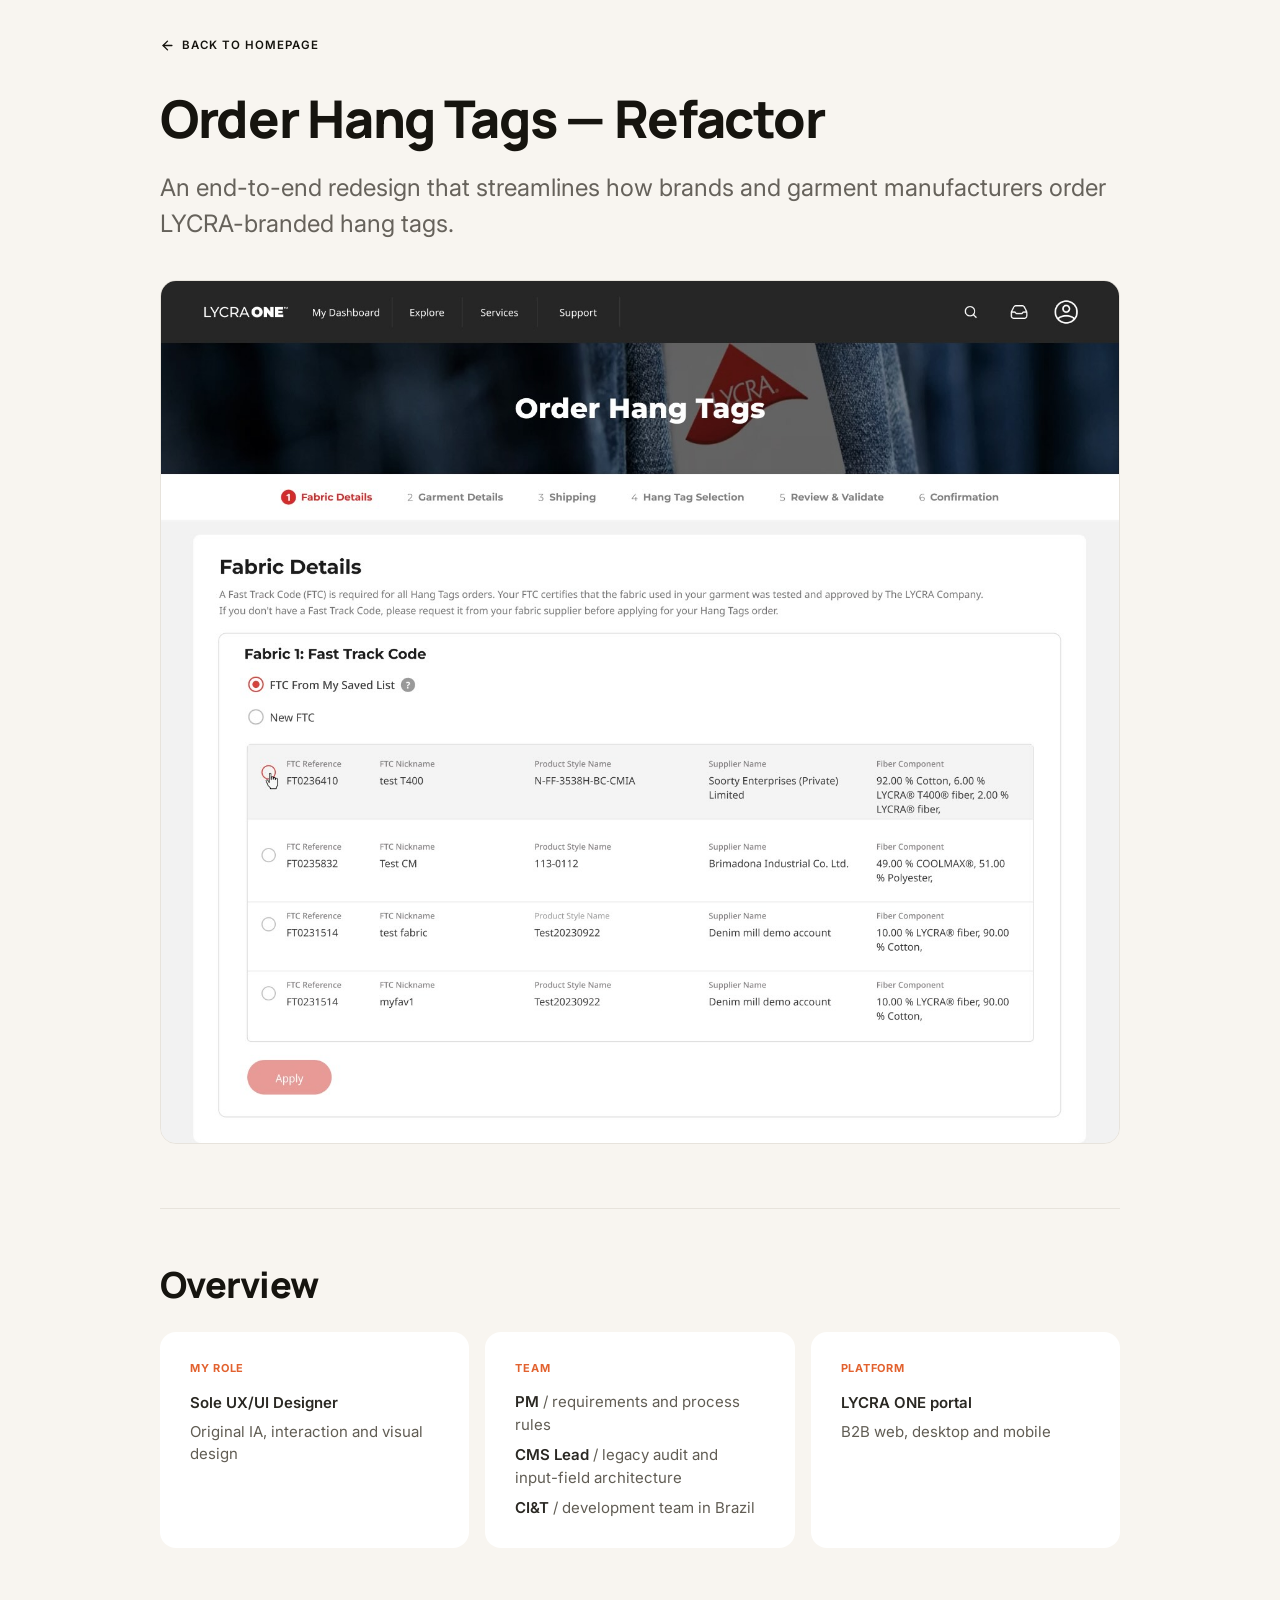
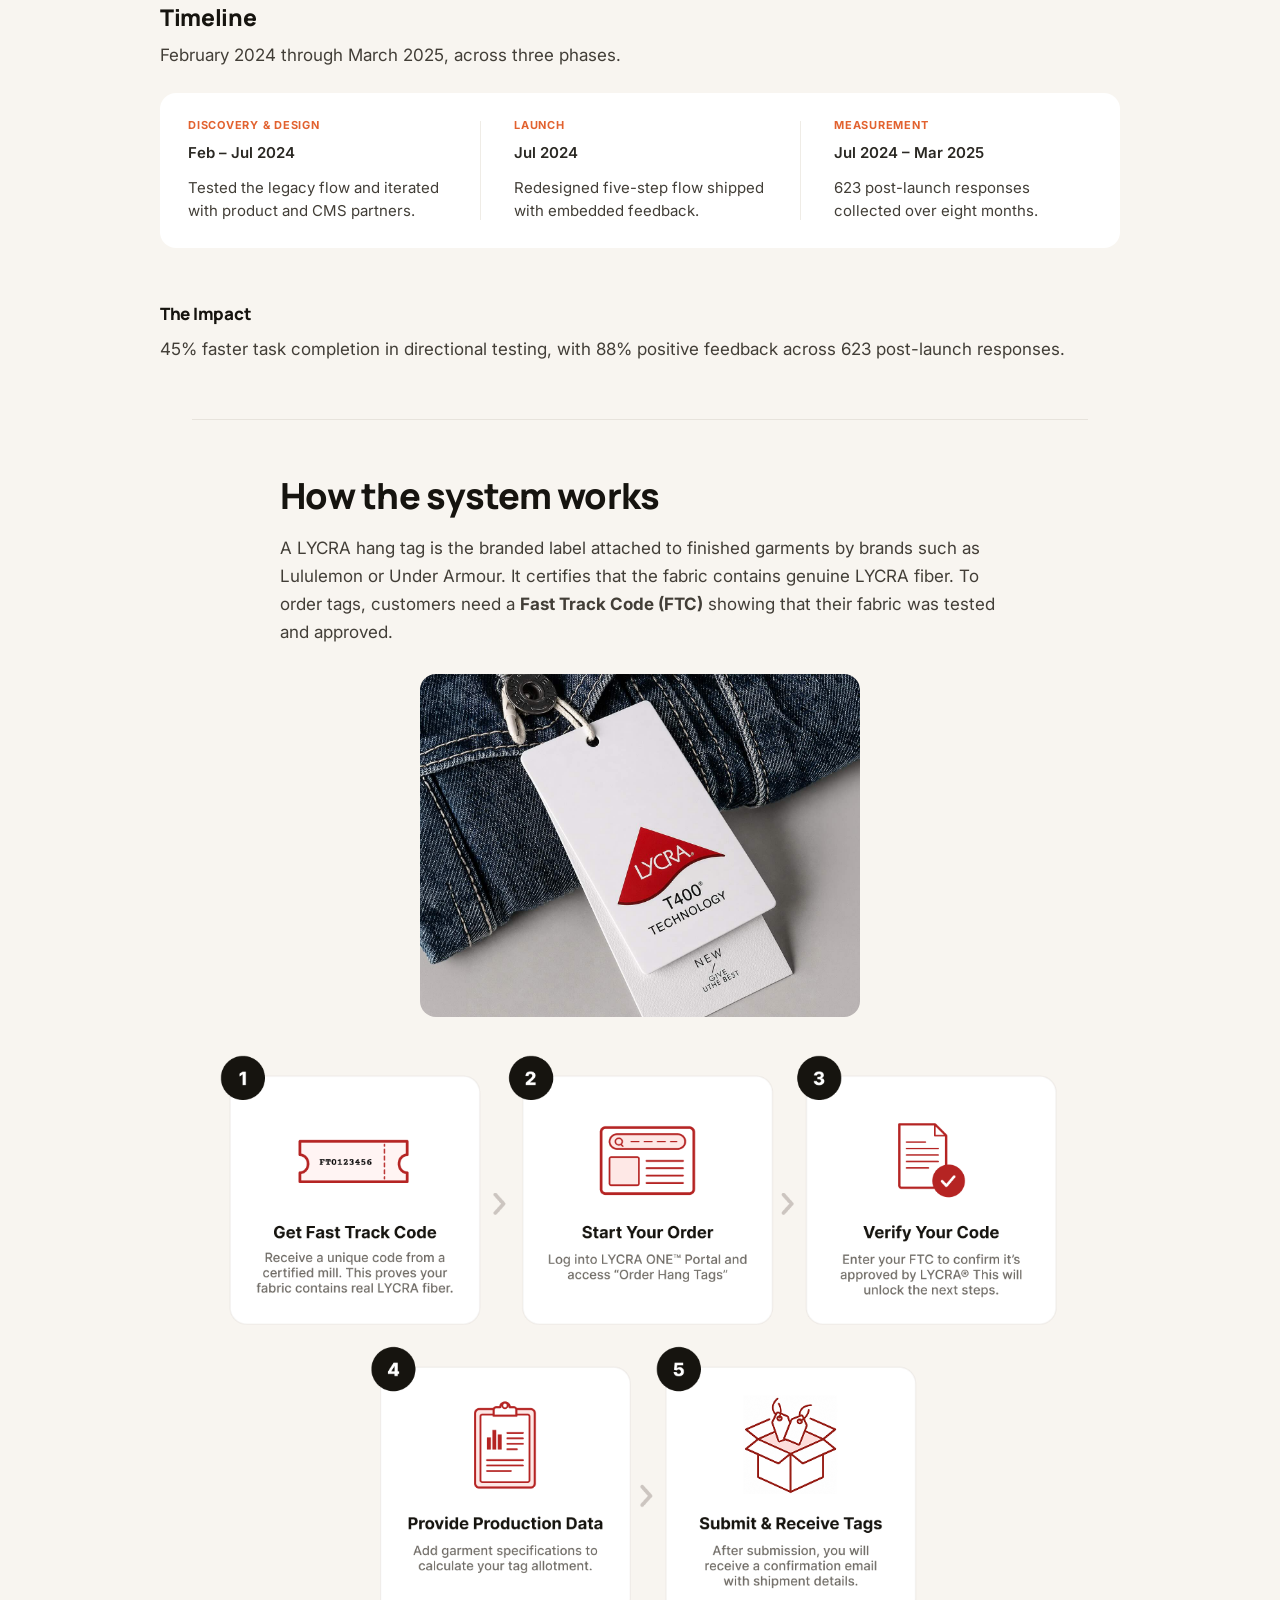
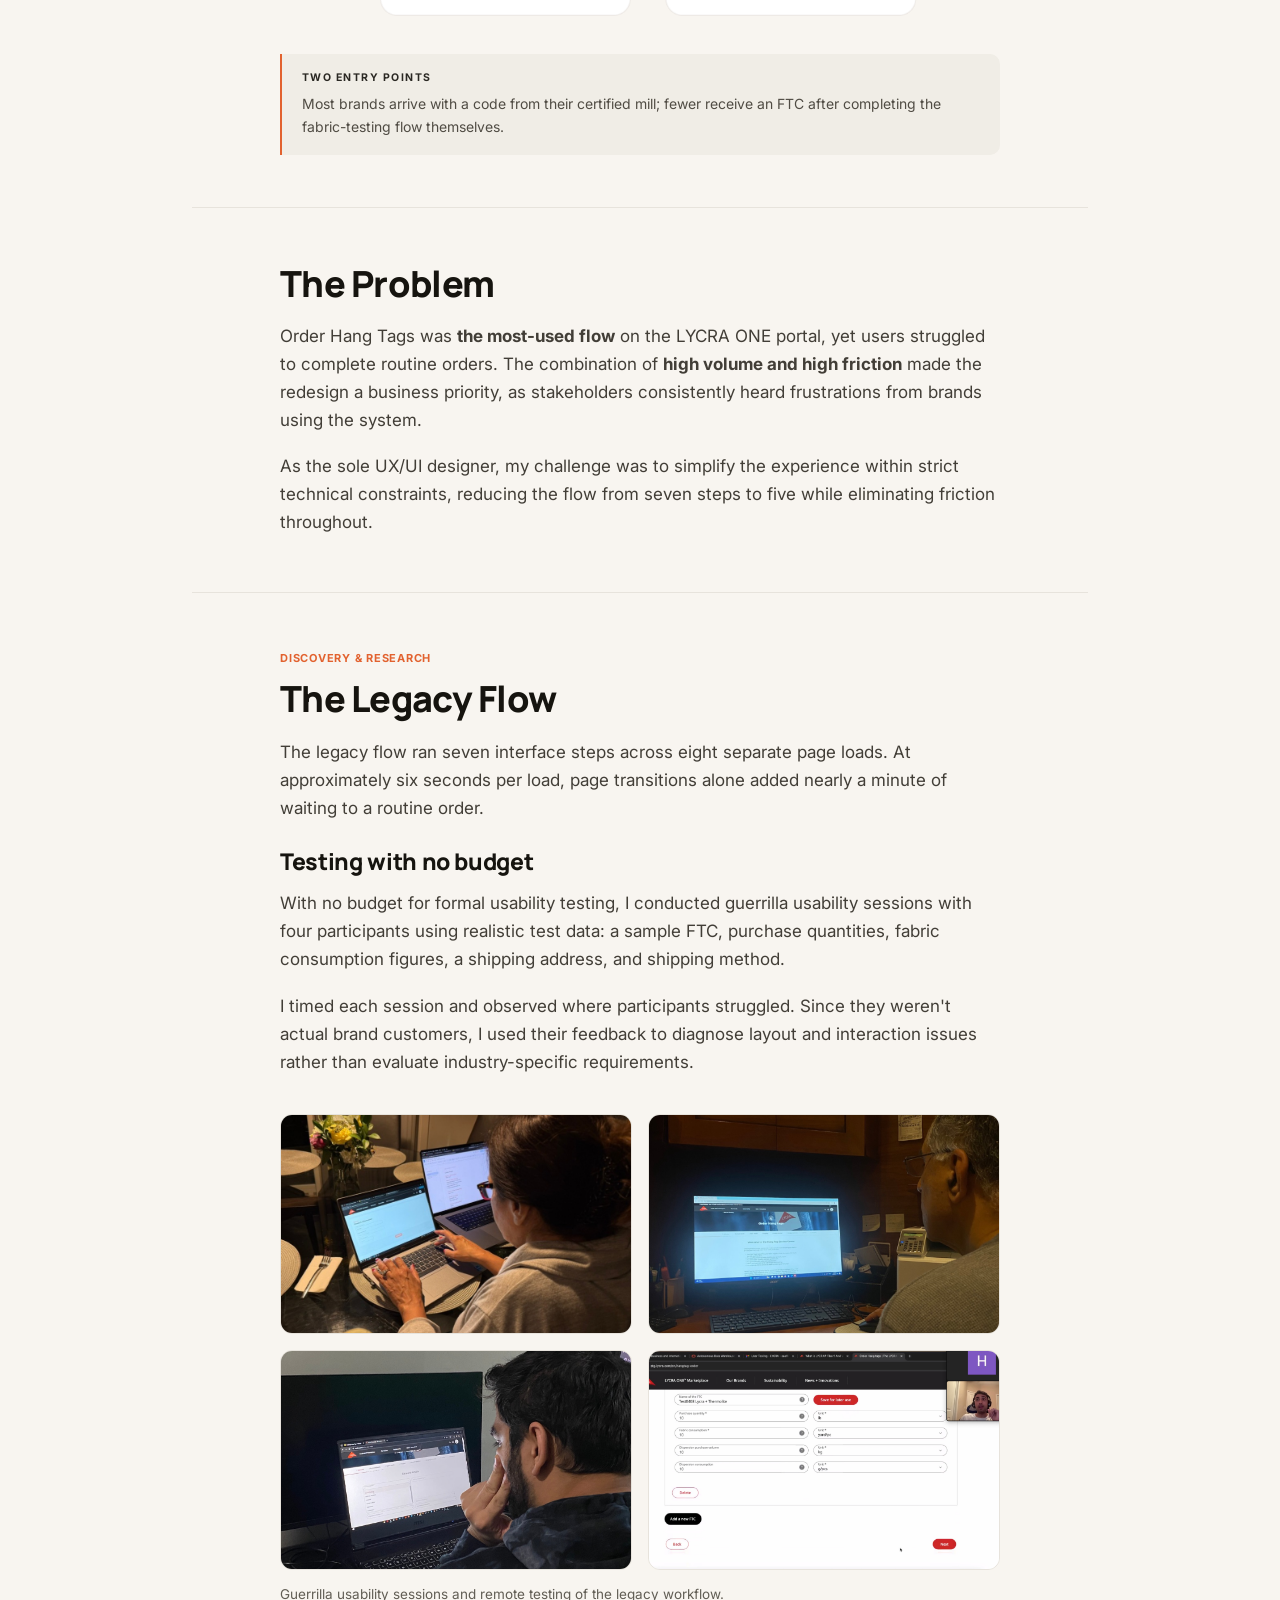
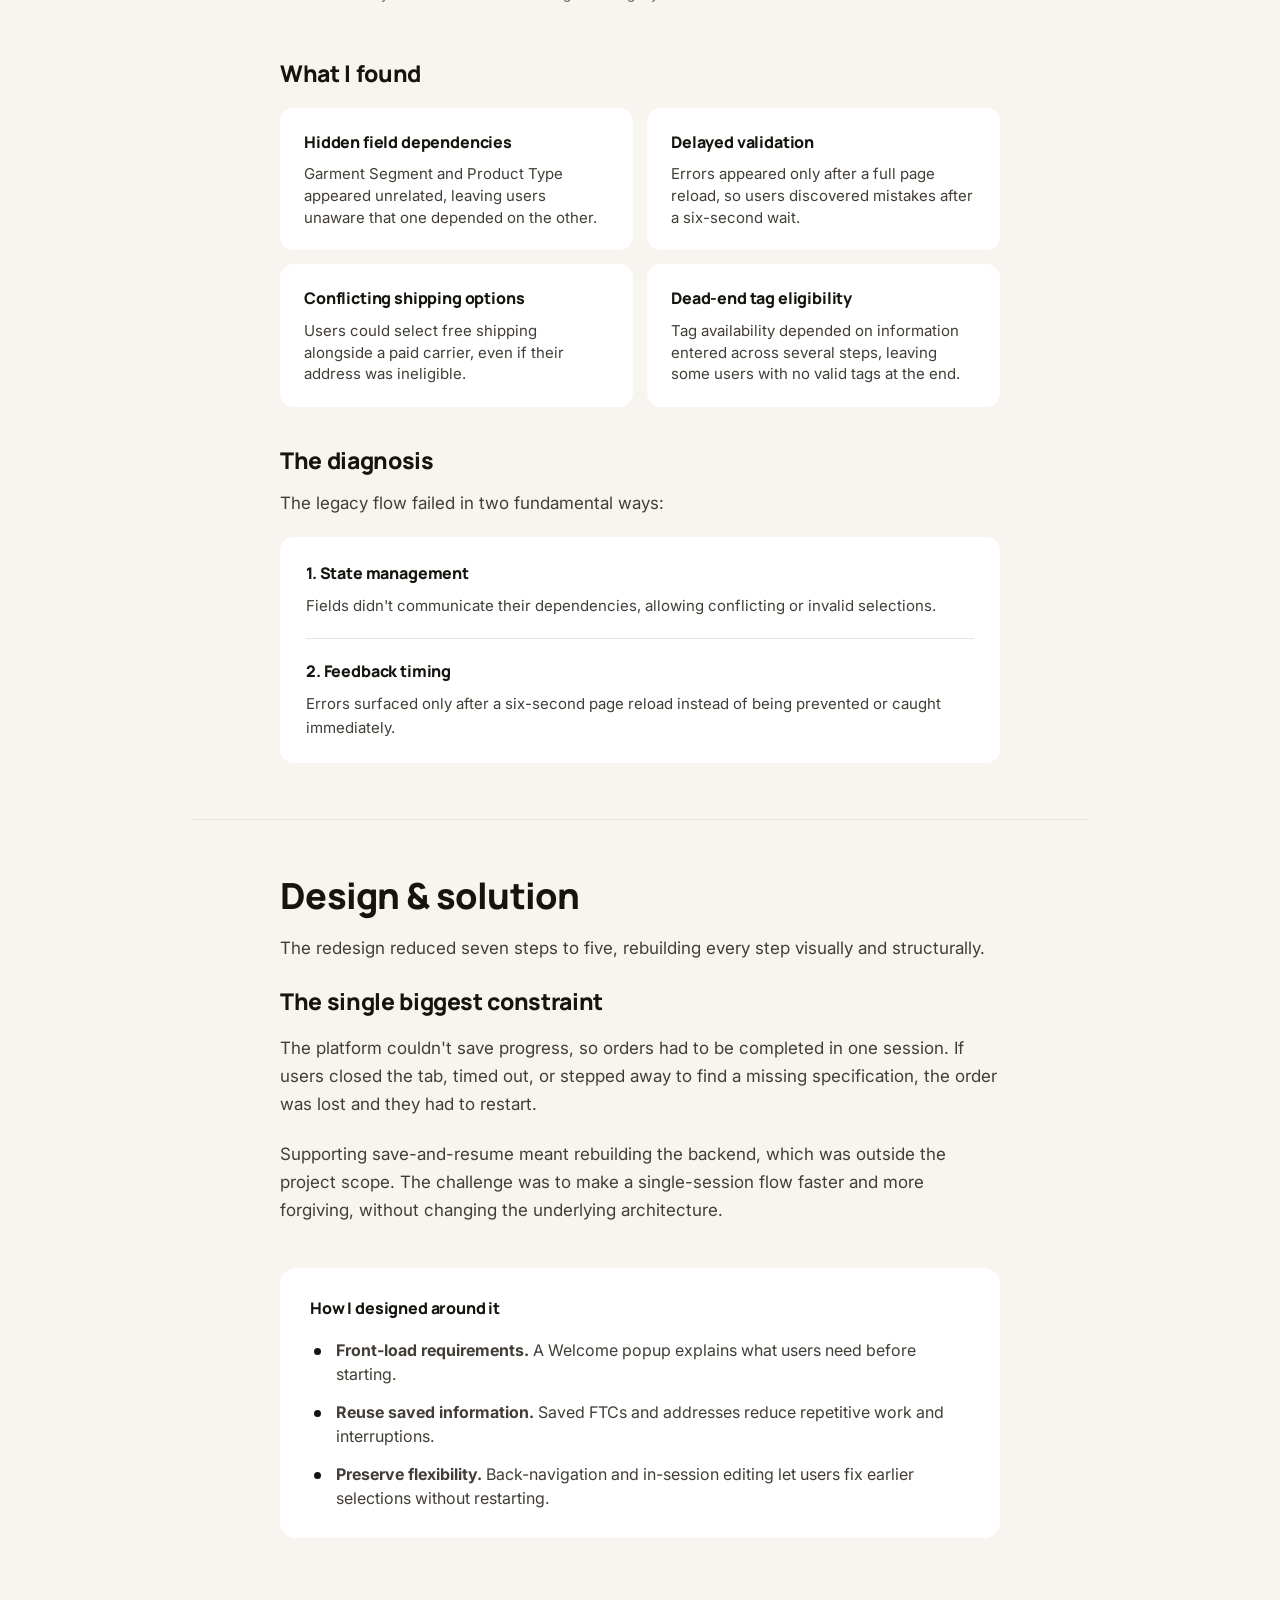
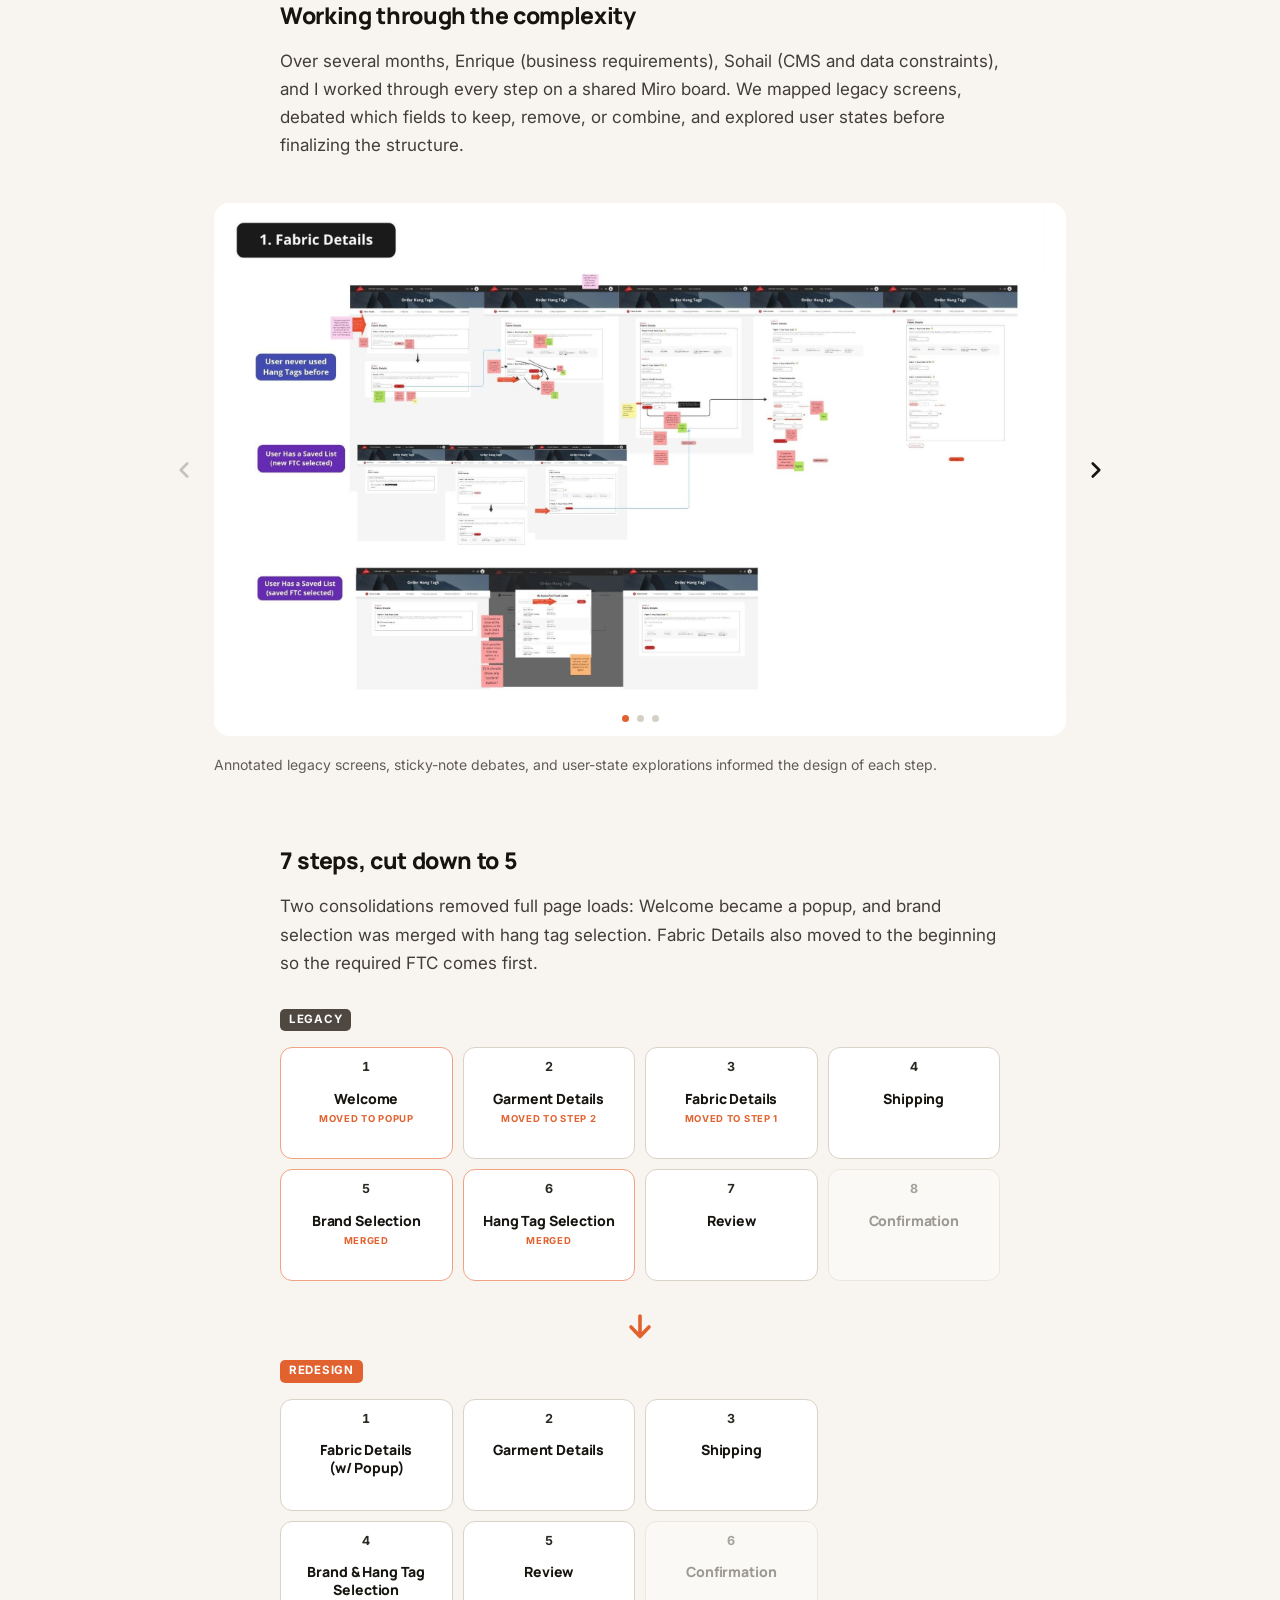
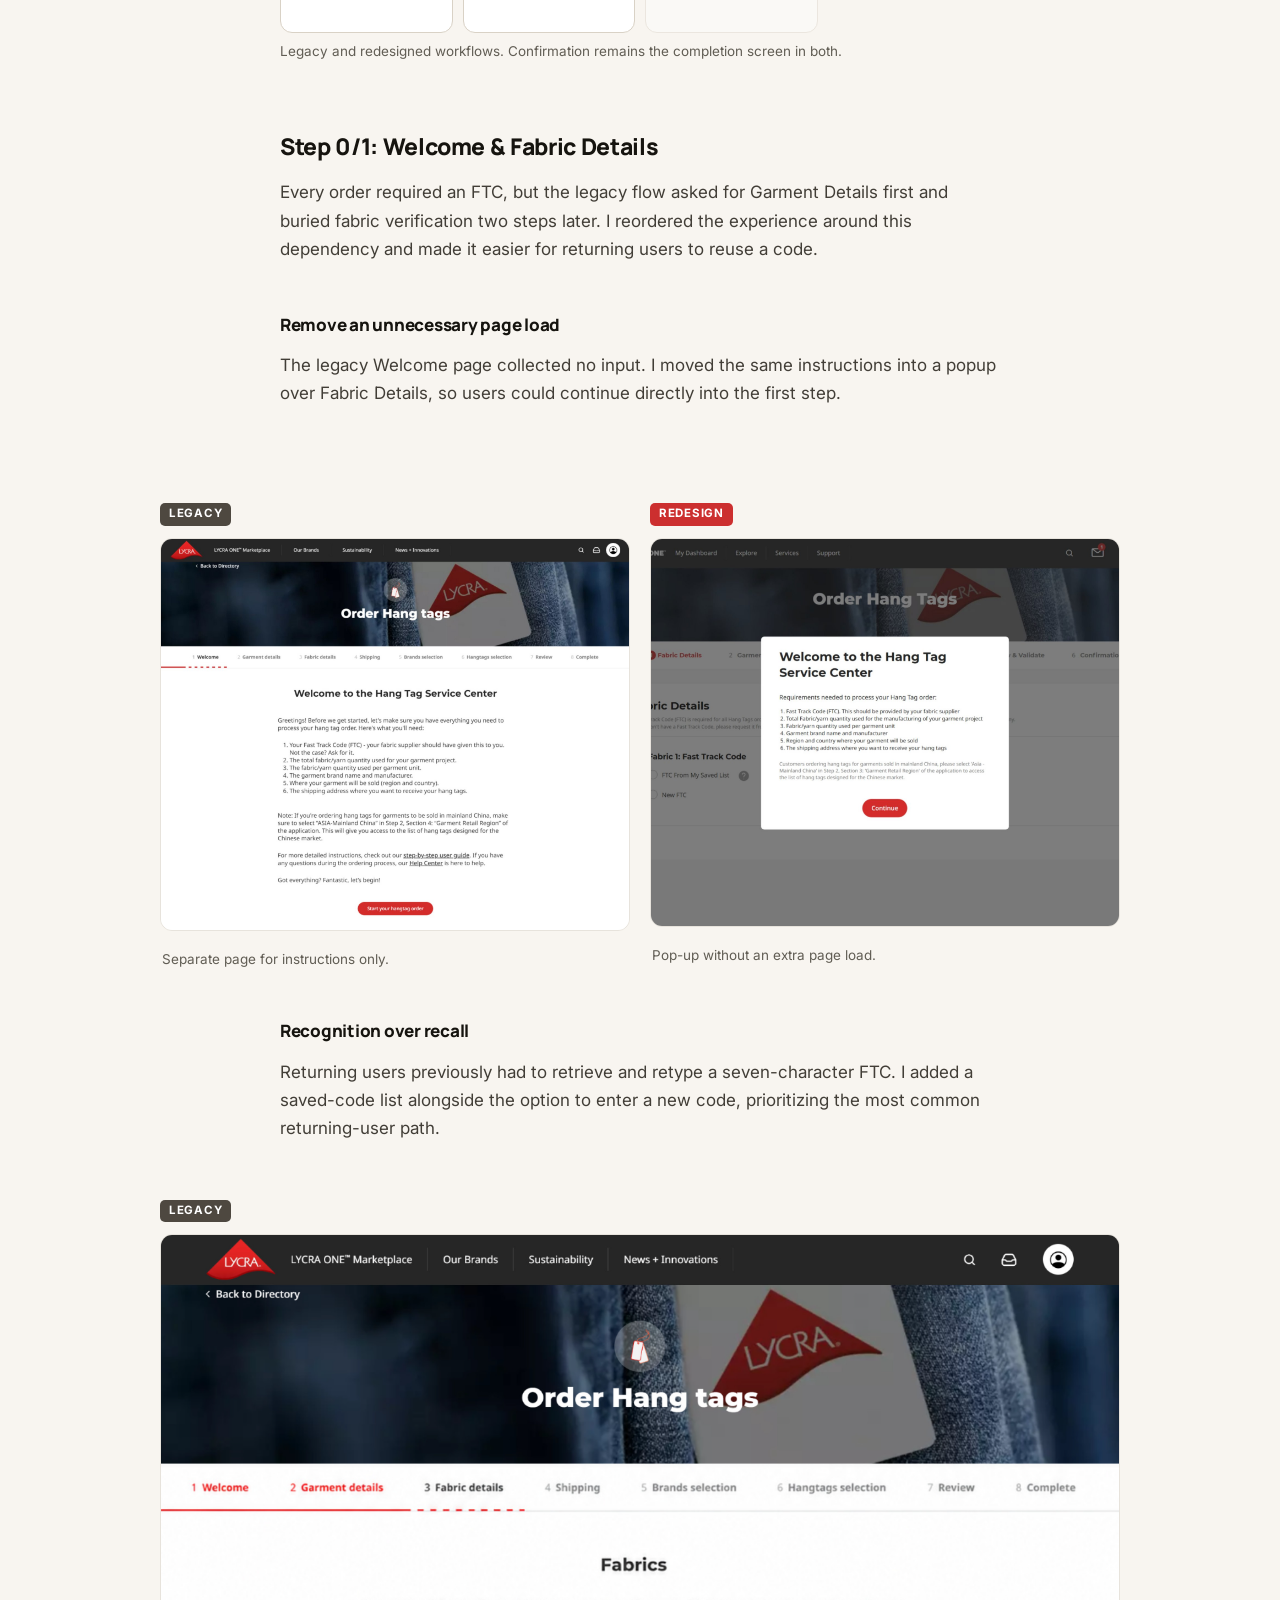
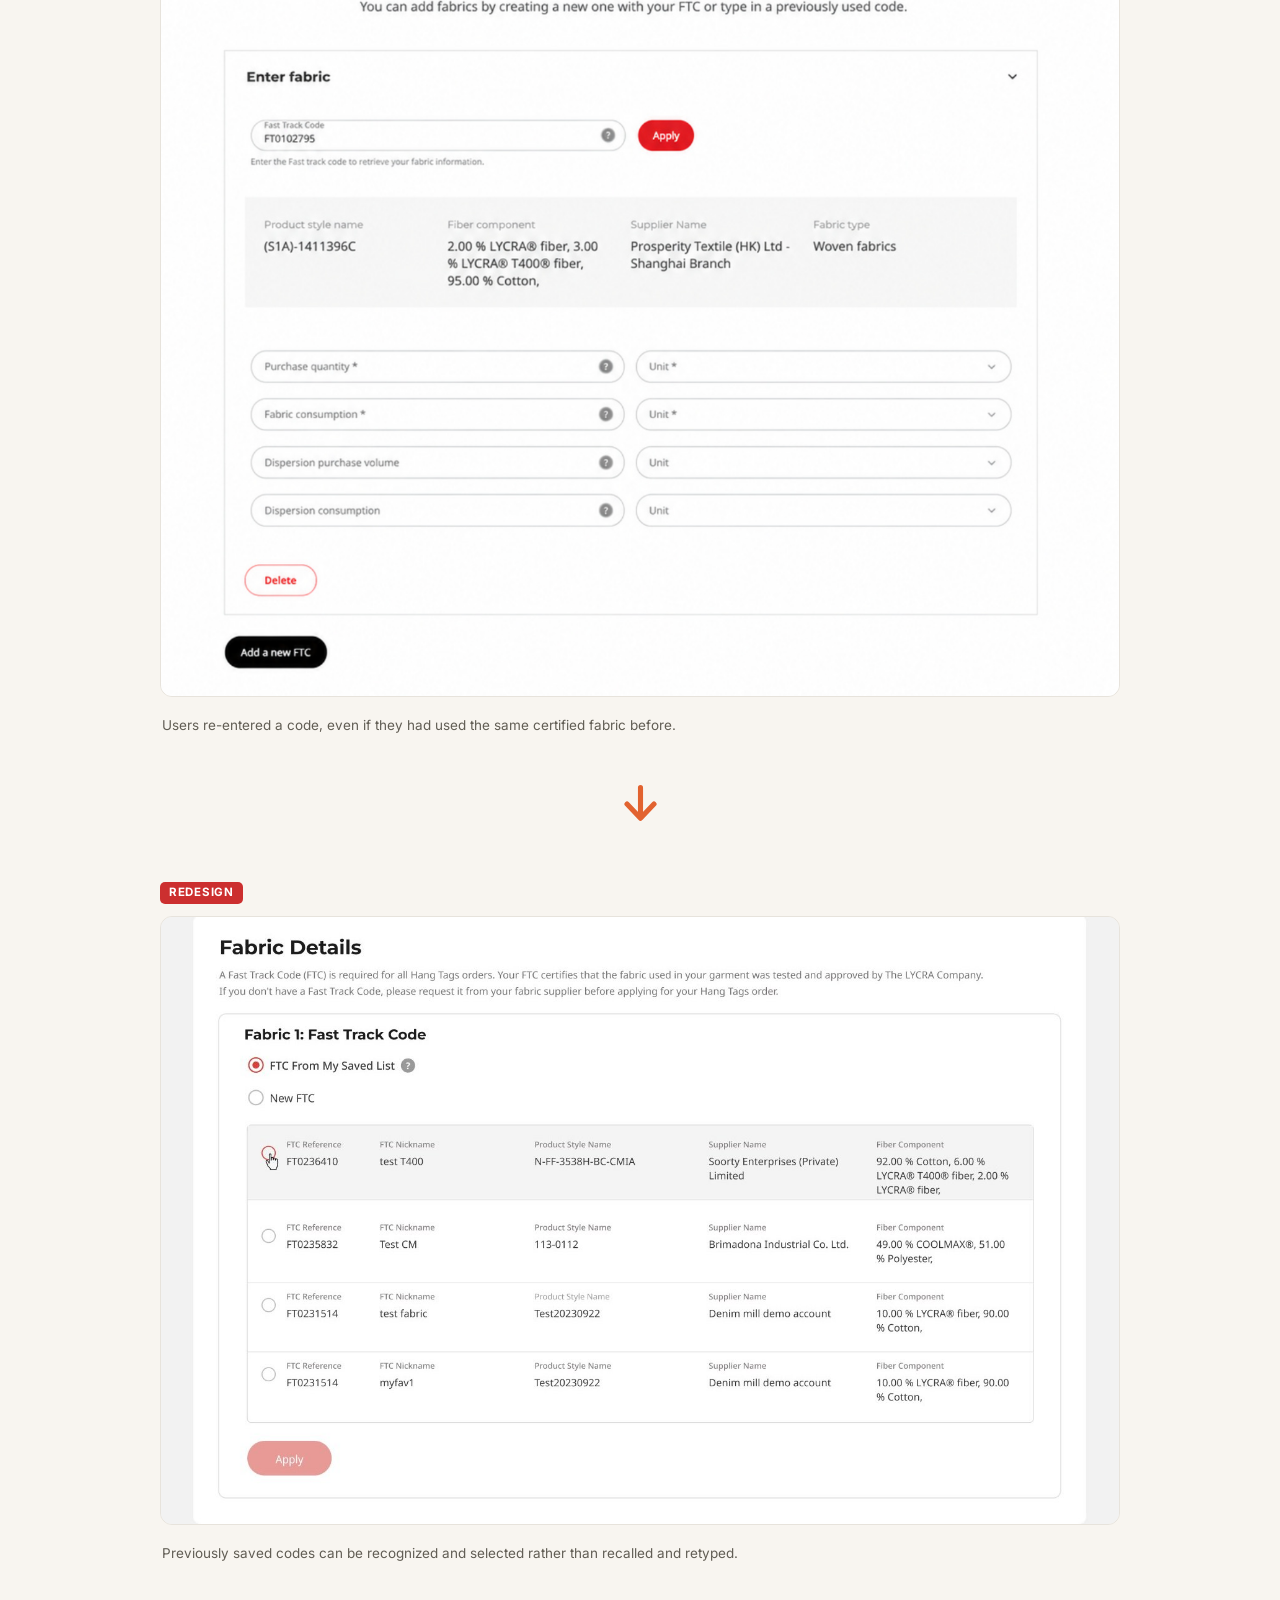
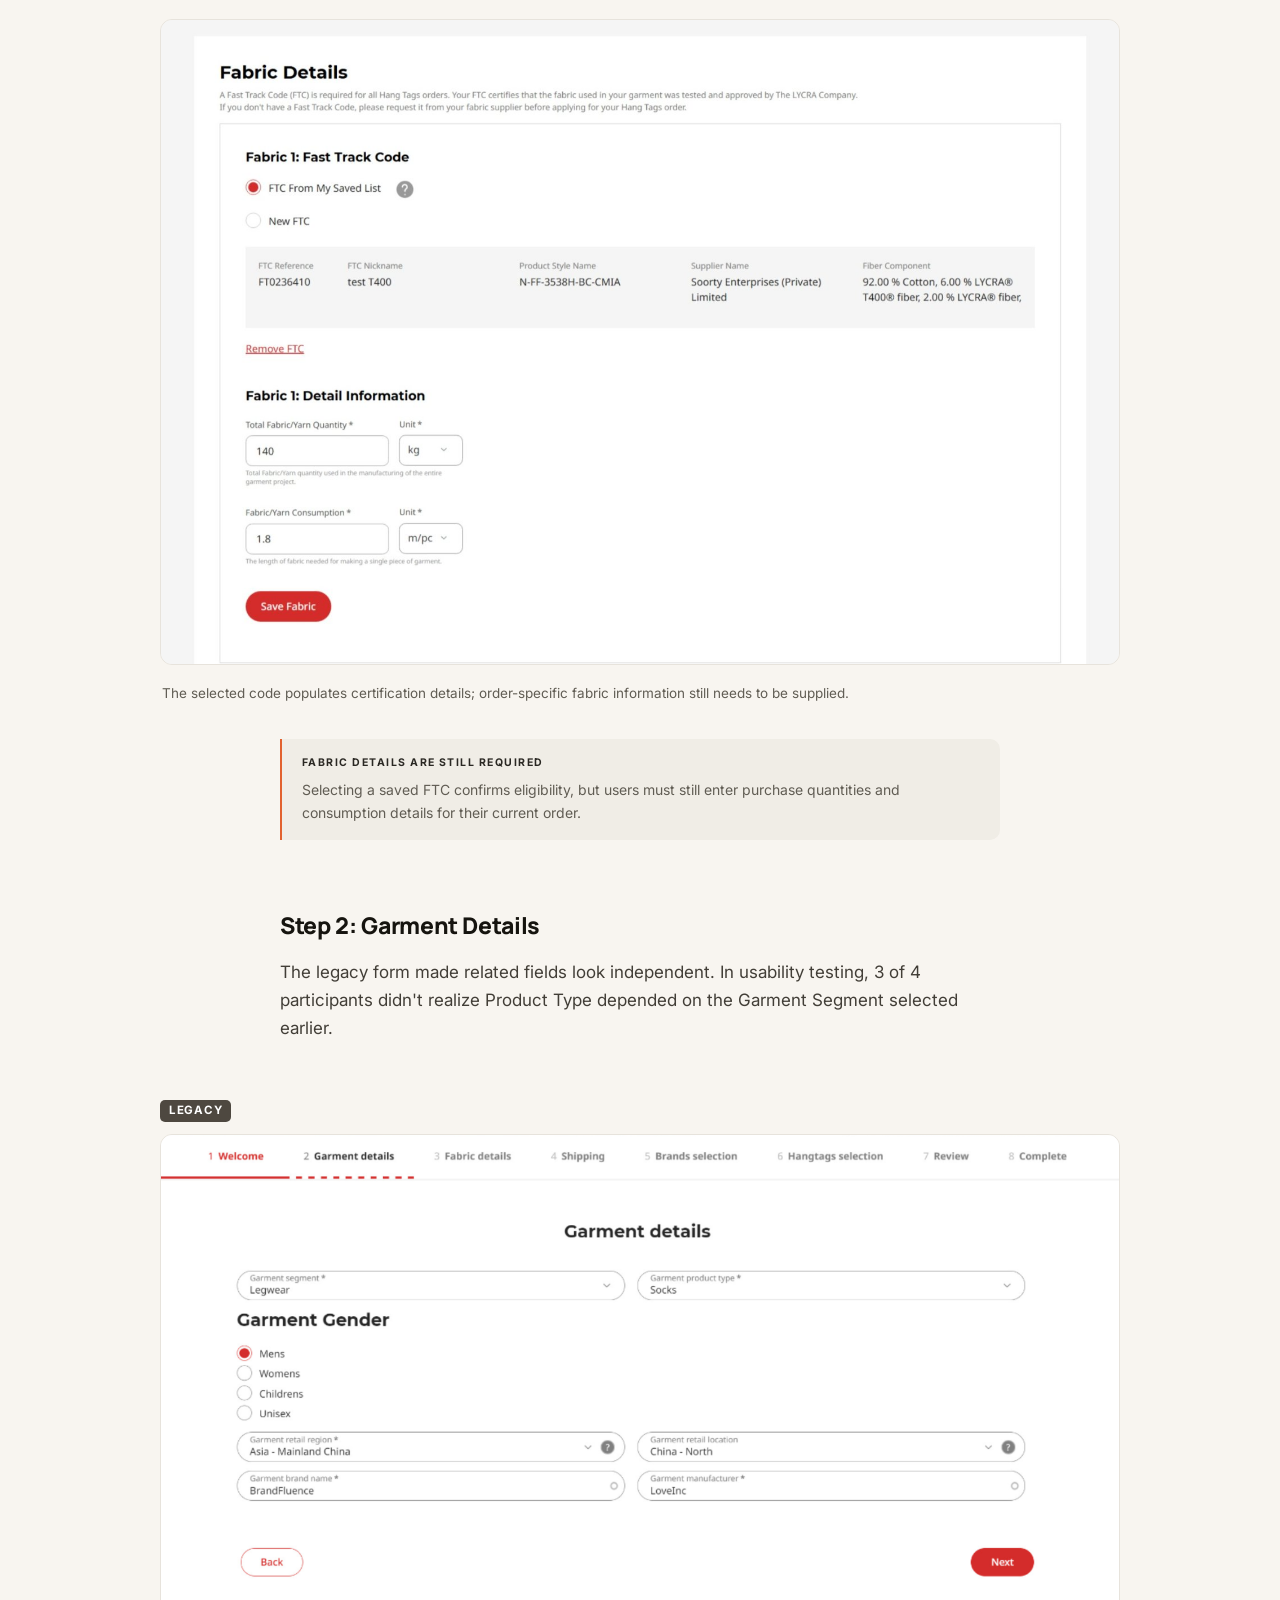
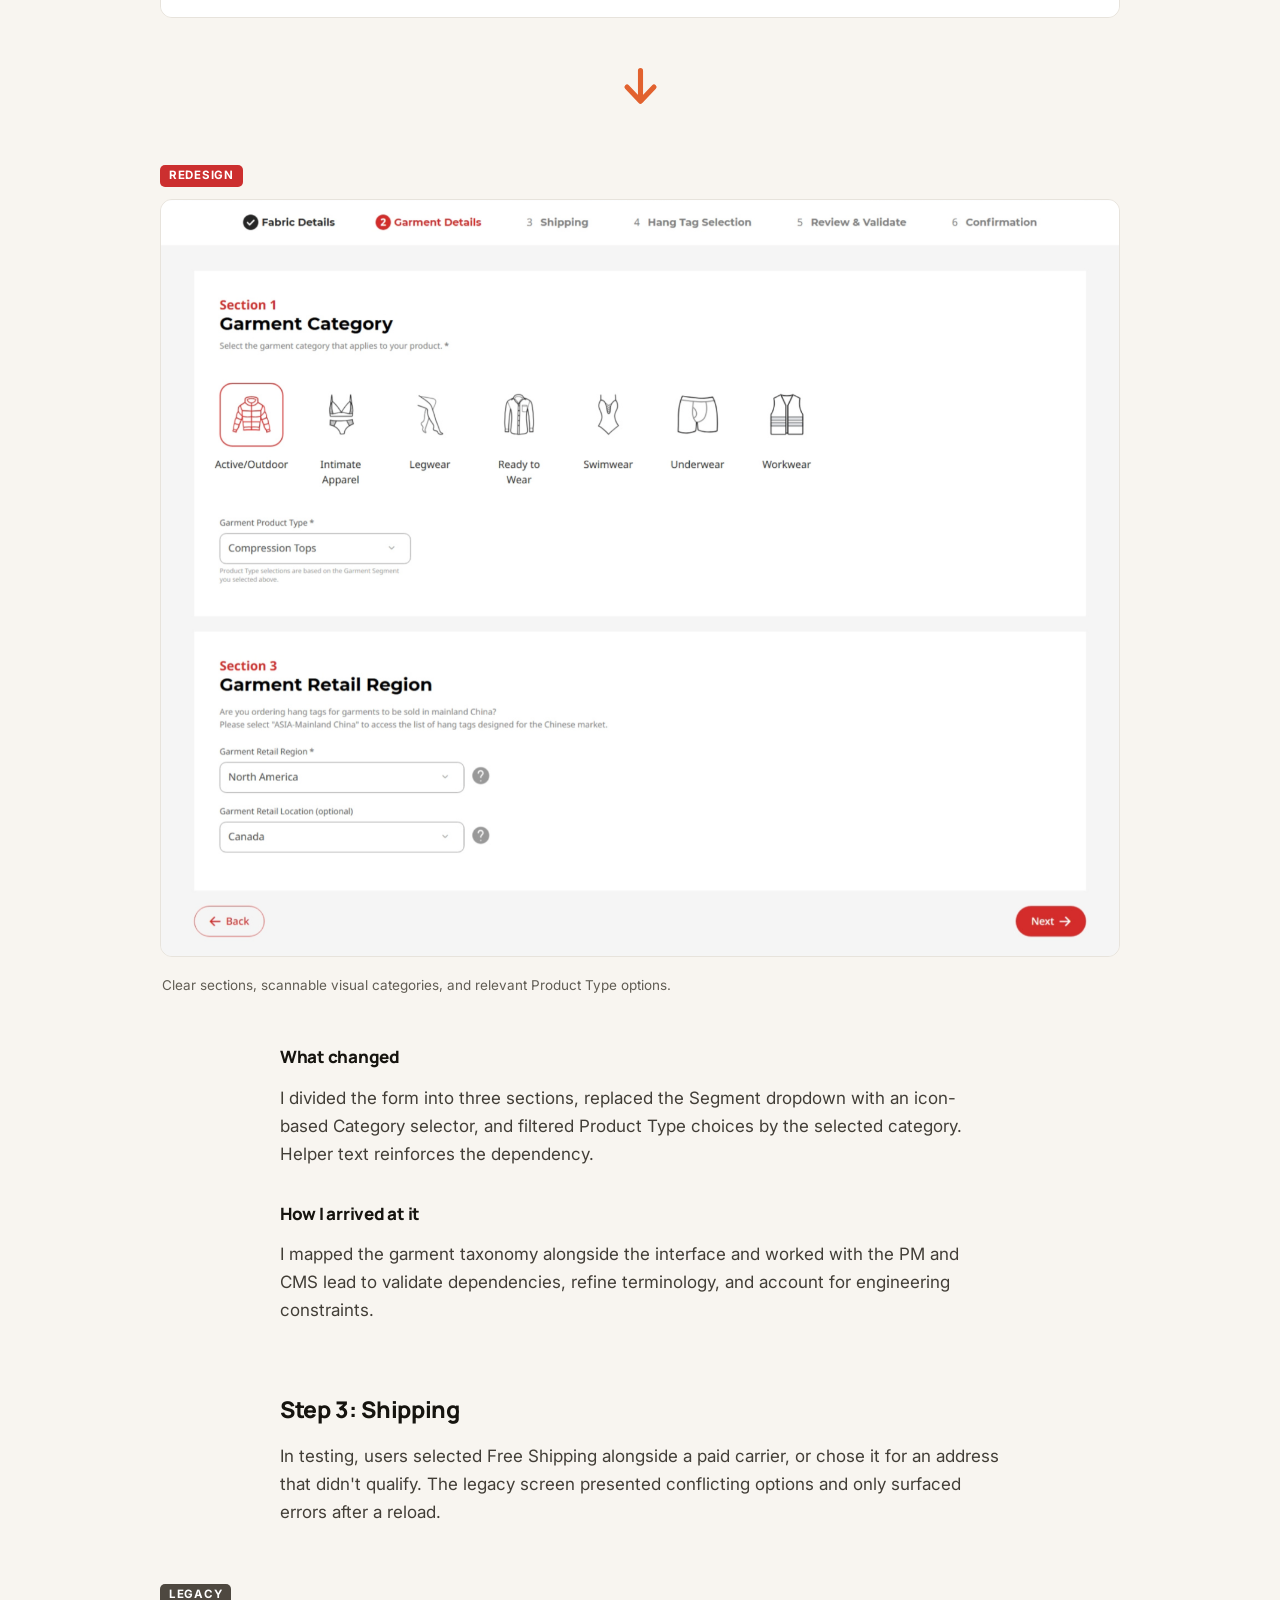
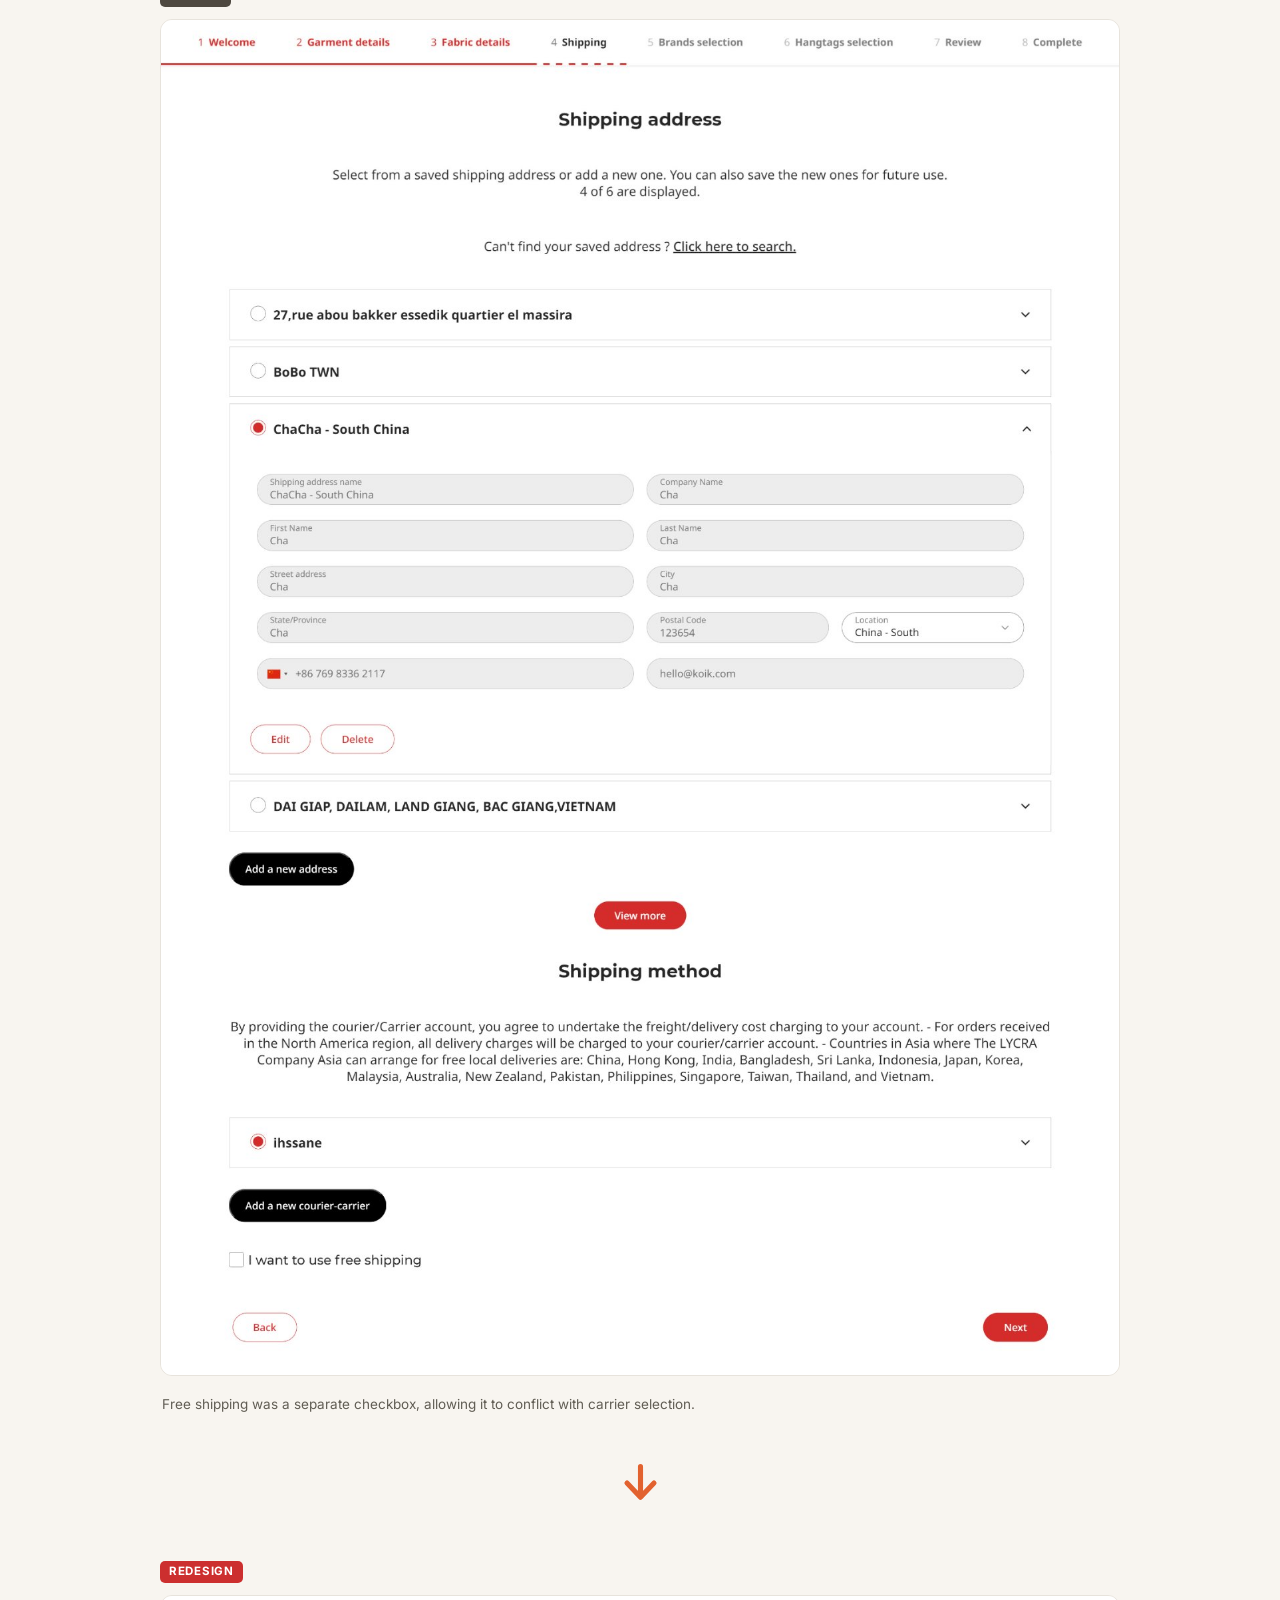
<file: case-study-2/index.html>
<!doctype html>
<html lang="en">
<head>
<meta charset="utf-8" />
<meta name="viewport" content="width=device-width,initial-scale=1" />
<title>Order Hang Tags — Refactor · Hasan Tanveer Ahmad</title>
<link rel="preconnect" href="https://fonts.googleapis.com">
<link rel="preconnect" href="https://fonts.gstatic.com" crossorigin>
<link href="https://fonts.googleapis.com/css2?family=Manrope:wght@400;500;600;700;800&display=swap" rel="stylesheet">
<link href="https://fonts.googleapis.com/css2?family=Inter:wght@400;500;600;700&display=swap" rel="stylesheet">
<link rel="stylesheet" href="case-study.css" />
</head>
<body>
<div class="page">

  <nav class="nav">
    <div class="nav-inner">
      <a class="back-link" href="../index.html">
        <span class="back-link__icon" aria-hidden="true">
          <svg width="15" height="15" viewBox="0 0 24 24" fill="none" stroke="currentColor" stroke-width="2.2" stroke-linecap="round" stroke-linejoin="round"><path d="M19 12H5"/><path d="M12 19l-7-7 7-7"/></svg>
        </span>
        <span class="back-link__label">Back to Homepage</span>
      </a>
    </div>
  </nav>

  <!-- ============ HERO ============ -->
  <header class="hero">
    <div class="hero-inner">
      <h1>Order Hang Tags — Refactor</h1>
      <p class="deck" style="font-weight: 400; line-height: 1.5; color: #66625B; font-size: 24px">An end-to-end redesign that streamlines how brands and garment manufacturers order LYCRA-branded hang tags.</p>
      <figure class="fig herofig fig-bleed" id="fig-1" data-fig="1" style="margin-bottom:56px">
        <img class="fig__img" src="assets/fig-01-hero.jpg" alt="Redesigned Order Hang Tags — Fabric Details screen with the saved Fast Track Code list" />
      </figure>
    </div>
  </header>

  <!-- ============ OVERVIEW ============ -->
  <section class="section" style="border-top:1px solid var(--line);width:calc(100vw - 48px);max-width:960px;margin-left:50%;transform:translateX(-50%)">
    <div class="wrap" style="max-width:960px">
      <h2 class="h2">Overview</h2>
      <div class="meta meta--3" style="margin:26px 0 0">
        <div class="meta__item">
          <span class="meta__label" style="letter-spacing: 0.7px">My Role</span>
          <p class="meta__title" style="font-size: 15px">Sole UX/UI Designer</p>
          <div class="meta__body"><p>Original IA, interaction and visual design</p></div>
        </div>
        <div class="meta__item">
          <span class="meta__label">Team</span>
          <div class="meta__body">
            <p><strong>PM</strong> / requirements and process rules</p>
            <p><strong>CMS Lead</strong> / legacy audit and input-field architecture</p>
            <p><strong>CI&amp;T</strong> / development team in Brazil</p>
          </div>
        </div>
        <div class="meta__item">
          <span class="meta__label">Platform</span>
          <p class="meta__title" style="font-size: 15px">LYCRA ONE portal</p>
          <div class="meta__body"><p>B2B web, desktop and mobile</p></div>
        </div>
      </div>
      <div class="timeline">
        <h3 class="h3" style="margin:0 0 10px">Timeline</h3>
        <p style="margin:0">February 2024 through March 2025, across three phases.</p>
      </div>
      <div class="phases">
        <div class="phase"><span class="phase__label">Discovery &amp; design</span><p class="phase__date">Feb – Jul 2024</p><p>Tested the legacy flow and iterated with product and CMS partners.</p></div>
        <div class="phase"><span class="phase__label">Launch</span><p class="phase__date">Jul 2024</p><p>Redesigned five-step flow shipped with embedded feedback.</p></div>
        <div class="phase"><span class="phase__label">Measurement</span><p class="phase__date">Jul 2024 – Mar 2025</p><p>623 post-launch responses collected over eight months.</p></div>
      </div>
      <div style="margin:56px 0 0"><h3 class="h3" style="font-size:17px;margin:0 0 10px">The Impact</h3><p style="margin:0">45% faster task completion in directional testing, with 88% positive feedback across 623 post-launch responses.</p></div>
    </div>
  </section>

  <!-- ============ HOW THE SYSTEM WORKS ============ -->
  <section class="section">
    <div class="wrap">
      <h2 class="h2">How the system works</h2>
      <p>A LYCRA hang tag is the branded label attached to finished garments by brands such as Lululemon or Under Armour. It certifies that the fabric contains genuine LYCRA fiber. To order tags, customers need a <b>Fast Track Code (FTC)</b> showing that their fabric was tested and approved.</p>
    </div>
    <div class="wrap">
      <img src="assets/lycra-hang-tag-2.jpg" alt="LYCRA T400 hang tag on denim" style="max-width:440px;width:100%;margin:28px auto 0;display:block;border-radius:16px;" />
    </div>
    <figure class="fig fig-bleed" id="fig-2" data-fig="2">
      <img class="fig__img" src="assets/fig-02-process.png" alt="5-step process — Get Fast Track Code, Start Your Order, Verify Your Code, Provide Production Data, Submit & Receive Tags" style="border:none;border-radius:0;max-width:840px;margin:0 auto;" />
    </figure>
    <div class="wrap" style="margin-bottom:-28px">
      <div class="note" style="margin-top:36px;max-width:720px;margin-left:auto;margin-right:auto;">
        <span class="note-label">Two entry points</span>
        <p style="color: #504C44">Most brands arrive with a code from their certified mill; fewer receive an FTC after completing the fabric-testing flow themselves.</p>
      </div>
    </div>
  </section>

  <!-- ============ THE PROBLEM ============ -->
  <section class="section">
    <div class="wrap">
      <h2 class="h2">The Problem</h2>
      <p>Order Hang Tags was <b>the most-used flow</b> on the LYCRA ONE portal, yet users struggled to complete routine orders. The combination of <b>high volume and high friction</b> made the redesign a business priority, as stakeholders consistently heard frustrations from brands using the system.</p>
      <p>As the sole UX/UI designer, my challenge was to simplify the experience within strict technical constraints, reducing the flow from seven steps to five while eliminating friction throughout.</p>
    </div>
  </section>

  <!-- ============ DISCOVERY & RESEARCH ============ -->
  <section class="section">
    <div class="wrap">
      <p class="section-kicker">Discovery &amp; Research</p>
      <h2 class="h2">The Legacy Flow</h2>
      <p>The legacy flow ran seven interface steps across eight separate page loads. At approximately six seconds per load, page transitions alone added nearly a minute of waiting to a routine order.</p>
      <h3 class="h3" style="margin-top:26px">Testing with no budget</h3>
      <p>With no budget for formal usability testing, I conducted guerrilla usability sessions with four participants using realistic test data: a sample FTC, purchase quantities, fabric consumption figures, a shipping address, and shipping method.</p>
      <p>I timed each session and observed where participants struggled. Since they weren't actual brand customers, I used their feedback to diagnose layout and interaction issues rather than evaluate industry-specific requirements.</p>
    </div>

    <div class="fig-bleed">
      <div class="fig-row fig-row--4">
        <figure class="fig" id="fig-1b" data-fig="01">
          <img class="fig__img" src="assets/testing-01.jpeg" alt="Proxy user completing the legacy order flow on a laptop during a moderated session" style="aspect-ratio:16/10;object-fit:cover;width:100%;display:block;border-radius:12px" />
        </figure>
        <figure class="fig" id="fig-2b" data-fig="02">
          <img class="fig__img" src="assets/testing-02.jpeg" alt="Proxy user on the legacy Hang Tag Service Center welcome step at a desktop" style="aspect-ratio:16/10;object-fit:cover;width:100%;display:block;border-radius:12px" />
        </figure>
        <figure class="fig" id="fig-3b" data-fig="03">
          <img class="fig__img" src="assets/testing-03.jpg" alt="Proxy user pausing on the legacy Garment details step" style="aspect-ratio:16/10;object-fit:cover;width:100%;display:block;border-radius:12px" />
        </figure>
        <figure class="fig" id="fig-4b" data-fig="04">
          <img class="fig__img" src="assets/testing-04.jpg" alt="Remote moderated session recording of the legacy Fabric details step" style="aspect-ratio:16/10;object-fit:cover;object-position:85% center;width:100%;display:block;border-radius:12px" />
        </figure>
      </div>
      <p class="figcap" style="max-width:720px;margin-left:auto;margin-right:auto">Guerrilla usability sessions and remote testing of the legacy workflow.</p>
    </div>

    <div class="wrap">
      <h3 class="h3" style="margin-top:56px">What I found</h3>
      <div class="optiongrid optiongrid--plain">
        <div class="optiongrid__item"><h4>Hidden field dependencies</h4><p>Garment Segment and Product Type appeared unrelated, leaving users unaware that one depended on the other.</p></div>
        <div class="optiongrid__item"><h4>Delayed validation</h4><p>Errors appeared only after a full page reload, so users discovered mistakes after a six-second wait.</p></div>
        <div class="optiongrid__item"><h4>Conflicting shipping options</h4><p>Users could select free shipping alongside a paid carrier, even if their address was ineligible.</p></div>
        <div class="optiongrid__item"><h4>Dead-end tag eligibility</h4><p>Tag availability depended on information entered across several steps, leaving some users with no valid tags at the end.</p></div>
      </div>
      <h3 class="h3">The diagnosis</h3>
      <p>The legacy flow failed in two fundamental ways:</p>
      <div class="stackcard">
        <div class="stackcard__item"><h4>1. State management</h4><p>Fields didn't communicate their dependencies, allowing conflicting or invalid selections.</p></div>
        <div class="stackcard__item"><h4>2. Feedback timing</h4><p>Errors surfaced only after a six-second page reload instead of being prevented or caught immediately.</p></div>
      </div>
    </div>
  </section>

  <!-- ============ DESIGN & SOLUTION ============ -->
  <section class="section section--airy" style="padding-top:56px">
    <div class="wrap">
      <h2 class="h2">Design &amp; solution</h2>
      <p>The redesign reduced seven steps to five, rebuilding every step visually and structurally.</p>
      <h3 class="h3" style="margin-top:26px">The single biggest constraint</h3>
      <p>The platform couldn't save progress, so orders had to be completed in one session. If users closed the tab, timed out, or stepped away to find a missing specification, the order was lost and they had to restart.</p>
      <p>Supporting save-and-resume meant rebuilding the backend, which was outside the project scope. The challenge was to make a single-session flow faster and more forgiving, without changing the underlying architecture.</p>
      <div class="approach">
        <span class="approach__label">How I designed around it</span>
        <ul>
          <li><b>Front-load requirements.</b> A Welcome popup explains what users need before starting.</li>
          <li><b>Reuse saved information.</b> Saved FTCs and addresses reduce repetitive work and interruptions.</li>
          <li><b>Preserve flexibility.</b> Back-navigation and in-session editing let users fix earlier selections without restarting.</li>
        </ul>
      </div>
      <h3 class="h3" style="margin-top:64px">Working through the complexity</h3>
      <p>Over several months, Enrique (business requirements), Sohail (CMS and data constraints), and I worked through every step on a shared Miro board. We mapped legacy screens, debated which fields to keep, remove, or combine, and explored user states before finalizing the structure.</p>
      <div class="carousel" id="miro-carousel" role="group" aria-roledescription="carousel" aria-label="Miro working boards" tabindex="0">
        <div class="carousel__frame">
        <div class="carousel__viewport">
          <div class="carousel__track">
          <div class="carousel__slide"><img src="assets/miro-01-fabric-details.jpeg" alt="Miro board frame: Fabric Details, with three user states mapped and sticky-note debates over the Fast Track Code entry" /></div>
          <div class="carousel__slide"><img src="assets/miro-02-garment-details.jpeg" alt="Miro board frame: Garment Details, showing segment category lists and field-level annotations" /></div>
          <div class="carousel__slide"><img src="assets/miro-03-shipping.jpeg" alt="Miro board frame: Shipping, mapping the saved-address and new-address paths" /></div>
          </div>
          <div class="carousel__dots">
            <button class="carousel__dot" type="button" data-go="0" aria-label="Show Fabric Details" aria-current="true"></button>
            <button class="carousel__dot" type="button" data-go="1" aria-label="Show Garment Details"></button>
            <button class="carousel__dot" type="button" data-go="2" aria-label="Show Shipping"></button>
          </div>
        </div>
        <button class="carousel__nav carousel__nav--prev" type="button" data-dir="-1" aria-label="Previous board">
          <svg viewBox="0 0 24 24" fill="none" stroke="currentColor" stroke-width="2.4" stroke-linecap="round" stroke-linejoin="round"><path d="M15 18l-6-6 6-6"/></svg>
        </button>
        <button class="carousel__nav carousel__nav--next" type="button" data-dir="1" aria-label="Next board">
          <svg viewBox="0 0 24 24" fill="none" stroke="currentColor" stroke-width="2.4" stroke-linecap="round" stroke-linejoin="round"><path d="M9 6l6 6-6 6"/></svg>
        </button>
        </div>
        <figcaption class="figcap" style="font-size: 14px">Annotated legacy screens, sticky-note debates, and user-state explorations informed the design of each step.</figcaption>
      </div>

      <h3 class="h3">7 steps, cut down to 5</h3>
      <p>Two consolidations removed full page loads: Welcome became a popup, and brand selection was merged with hang tag selection. Fabric Details also moved to the beginning so the required FTC comes first.</p>
      <!-- Step 0/1 -->
      <div class="fig-bleed stepdia">
        <div class="stepdia__panel">
          <span class="stepdia__rowlabel stepdia__rowlabel--accent">Legacy</span>
          <div class="stepdia__chips stepdia__chips--before">
            <div class="stepdia__chip stepdia__chip--removed"><span class="stepdia__num">1</span><span class="stepdia__name">Welcome</span><span class="stepdia__note">Moved to popup</span></div>
            <div class="stepdia__chip"><span class="stepdia__num">2</span><span class="stepdia__name">Garment Details</span><span class="stepdia__note">Moved to step 2</span></div>
            <div class="stepdia__chip"><span class="stepdia__num">3</span><span class="stepdia__name">Fabric Details</span><span class="stepdia__note">Moved to step 1</span></div>
            <div class="stepdia__chip"><span class="stepdia__num">4</span><span class="stepdia__name">Shipping</span></div>
            <div class="stepdia__chip stepdia__chip--merged"><span class="stepdia__num">5</span><span class="stepdia__name">Brand Selection</span><span class="stepdia__note">Merged</span></div>
            <div class="stepdia__chip stepdia__chip--merged"><span class="stepdia__num">6</span><span class="stepdia__name">Hang Tag Selection</span><span class="stepdia__note">Merged</span></div>
            <div class="stepdia__chip"><span class="stepdia__num">7</span><span class="stepdia__name">Review</span></div>
            <div class="stepdia__chip stepdia__chip--muted"><span class="stepdia__num">8</span><span class="stepdia__name">Confirmation</span></div>
          </div>
          <div class="stepdia__arrow" aria-hidden="true">
            <svg viewBox="0 0 26 27" width="26" height="27"><path d="M13 3 L13 22.5 M4 14 L13 23.5 L22 14" fill="none" stroke="currentColor" stroke-width="3.6" stroke-linecap="round" stroke-linejoin="round"></path></svg>
          </div>
          <span class="stepdia__rowlabel stepdia__rowlabel--accent stepdia__rowlabel--redesign">Redesign</span>
          <div class="stepdia__chips stepdia__chips--after">
            <div class="stepdia__chip stepdia__chip--new"><span class="stepdia__num">1</span><span class="stepdia__name">Fabric Details (w/ Popup)</span></div>
            <div class="stepdia__chip stepdia__chip--new"><span class="stepdia__num">2</span><span class="stepdia__name">Garment Details</span></div>
            <div class="stepdia__chip stepdia__chip--new"><span class="stepdia__num">3</span><span class="stepdia__name">Shipping</span></div>
            <div class="stepdia__chip stepdia__chip--new"><span class="stepdia__num">4</span><span class="stepdia__name">Brand &amp; Hang Tag Selection</span></div>
            <div class="stepdia__chip stepdia__chip--new"><span class="stepdia__num">5</span><span class="stepdia__name">Review</span></div>
            <div class="stepdia__chip stepdia__chip--new stepdia__chip--muted"><span class="stepdia__num">6</span><span class="stepdia__name">Confirmation</span></div>
          </div>
        </div>
      </div>

      <p class="figcap">Legacy and redesigned workflows. Confirmation remains the completion screen in both.</p>

      <!-- Step 0/1 -->
      <h3 class="h3">Step 0/1: Welcome &amp; Fabric Details</h3>
      <p>Every order required an FTC, but the legacy flow asked for Garment Details first and buried fabric verification two steps later. I reordered the experience around this dependency and made it easier for returning users to reuse a code.</p>
      <h3 class="h3" style="font-size:17px;margin:52px 0 16px">Remove an unnecessary page load</h3>
      <p>The legacy Welcome page collected no input. I moved the same instructions into a popup over Fabric Details, so users could continue directly into the first step.</p>
    </div>

    <div class="fig-bleed">
      <div class="fig-row">
        <figure class="fig" id="fig-5" data-fig="5">
          <span class="microlabel">Legacy</span>
          <img class="fig__img" src="assets/fig-05-legacy-welcome.jpg" alt="Legacy Welcome screen: a full page listing the six requirements needed to order hang tags, with a Start your hangtag order button." style="border-radius:12px" />
          <figcaption class="figcap">Separate page for instructions only.</figcaption>
        </figure>
        <figure class="fig" id="fig-6" data-fig="6">
          <span class="microlabel microlabel--redesign">Redesign</span>
          <img class="fig__img" src="assets/fig-06-welcome-popup.jpg" alt="Redesigned Step 1: the same requirements list appears as a dismissible popup over the Fabric Details step." style="border-radius:12px" />
          <figcaption class="figcap">Pop-up without an extra page load.</figcaption>
        </figure>
      </div>
    </div>

    <div class="wrap">
      <h3 class="h3" style="font-size:17px;margin:52px 0 16px">Recognition over recall</h3>
      <p>Returning users previously had to retrieve and retype a seven-character FTC. I added a saved-code list alongside the option to enter a new code, prioritizing the most common returning-user path.</p>
    </div>

    <figure class="fig fig-bleed" id="fig-7" data-fig="7">
      <span class="microlabel">Legacy</span>
      <img class="fig__img" src="assets/fig-07-legacy-fabric-details-v7.jpg" alt="Legacy Fabric details step: a single Fast Track Code field with an Apply button, and the returned fabric row below it." style="border-radius:12px" />
      <figcaption class="figcap">Users re-entered a code, even if they had used the same certified fabric before.</figcaption>
    </figure>

    <div class="stepdia__arrow" style="margin:48px 0 50px" aria-hidden="true"><svg viewBox="0 0 26 27" width="39" height="40.5"><path d="M13 3 L13 22.5 M4 14 L13 23.5 L22 14" fill="none" stroke="currentColor" stroke-width="3.4" stroke-linecap="round" stroke-linejoin="round"></path></svg></div>

    <figure class="fig fig-bleed" id="fig-9" data-fig="9">
      <span class="microlabel microlabel--redesign">Redesign</span>
      <img class="fig__img" src="assets/fig-09-saved-list-v5.jpg" alt="Redesigned Step 1 with FTC From My Saved List selected: a table of saved codes showing FTC Reference, Nickname, Product Style Name, Supplier Name, and Fiber Component." style="border-radius:12px" />
      <figcaption class="figcap">Previously saved codes can be recognized and selected rather than recalled and retyped.</figcaption>
    </figure>

    <figure class="fig fig-bleed" id="fig-10" data-fig="10">
      <img class="fig__img" src="assets/fig-10-fabric-details-v4.jpg" alt="Redesigned Step 1 after applying a saved code: the chosen fabric row, a Remove FTC link, and Fabric Detail Information fields for quantity and consumption." style="border-radius:12px" />
      <figcaption class="figcap">The selected code populates certification details; order-specific fabric information still needs to be supplied.</figcaption>
    </figure>

    <div class="wrap">
      <div class="note" style="margin-top:36px">
        <span class="note-label">Fabric details are still required</span>
        <p>Selecting a saved FTC confirms eligibility, but users must still enter purchase quantities and consumption details for their current order.</p>
      </div>

      <!-- Step 2 -->
      <h3 class="h3">Step 2: Garment Details</h3>
      <p>The legacy form made related fields look independent. In usability testing, 3 of 4 participants didn't realize Product Type depended on the Garment Segment selected earlier.</p>
    </div>

    <figure class="fig fig-bleed" id="fig-11a" data-fig="11a">
      <span class="microlabel">Legacy</span>
      <img class="fig__img" src="assets/fig-11-legacy-garment-details.jpg" alt="Legacy Step 2 Garment Details: every field in a single undifferentiated block, with Garment Segment and Garment Product Type dropdowns side by side." style="border-radius:12px" />
    </figure>

    <div class="stepdia__arrow" style="margin:48px 0 50px" aria-hidden="true"><svg viewBox="0 0 26 27" width="39" height="40.5"><path d="M13 3 L13 22.5 M4 14 L13 23.5 L22 14" fill="none" stroke="currentColor" stroke-width="3.4" stroke-linecap="round" stroke-linejoin="round"></path></svg></div>

    <figure class="fig fig-bleed" id="fig-11b" data-fig="11b">
      <span class="microlabel microlabel--redesign">Redesign</span>
      <img class="fig__img" src="assets/fig-12-redesign-garment-details-v2.jpg" alt="Redesigned Step 2 Garment Details: sections for Garment Category (icon-based selector) and Garment Retail Region, with a Product Type dropdown that explains its dependency on the category selected above." style="border-radius:12px" />
      <figcaption class="figcap">Clear sections, scannable visual categories, and relevant Product Type options.</figcaption>
    </figure>

    <div class="wrap">
      <h3 class="h3" style="font-size:17px;margin:52px 0 16px">What changed</h3>
      <p>I divided the form into three sections, replaced the Segment dropdown with an icon-based Category selector, and filtered Product Type choices by the selected category. Helper text reinforces the dependency.</p>
      <h3 class="h3" style="font-size:17px;margin:36px 0 16px">How I arrived at it</h3>
      <p>I mapped the garment taxonomy alongside the interface and worked with the PM and CMS lead to validate dependencies, refine terminology, and account for engineering constraints.</p>

      <!-- Step 3 -->
      <h3 class="h3">Step 3: Shipping</h3>
      <p>In testing, users selected Free Shipping alongside a paid carrier, or chose it for an address that didn't qualify. The legacy screen presented conflicting options and only surfaced errors after a reload.</p>
    </div>

    <figure class="fig fig-bleed" id="fig-12a" data-fig="12a">
      <span class="microlabel">Legacy</span>
      <img class="fig__img" src="assets/fig-13-legacy-shipping.jpg" alt="Legacy Step 3 Shipping: saved addresses in expandable rows, a shipping method list, and a separate free-shipping checkbox." width="1440" height="2037" style="border-radius:12px" />
      <figcaption class="figcap">Free shipping was a separate checkbox, allowing it to conflict with carrier selection.</figcaption>
    </figure>

    <div class="stepdia__arrow" style="margin:48px 0 50px" aria-hidden="true"><svg viewBox="0 0 26 27" width="39" height="40.5"><path d="M13 3 L13 22.5 M4 14 L13 23.5 L22 14" fill="none" stroke="currentColor" stroke-width="3.4" stroke-linecap="round" stroke-linejoin="round"></path></svg></div>

    <figure class="fig fig-bleed" id="fig-12b" data-fig="12b">
      <span class="microlabel microlabel--redesign">Redesign</span>
      <img class="fig__img" src="assets/fig-14-redesign-shipping.jpg" alt="Redesigned Step 3 Shipping: Section 1 address choice as a radio group with a saved-address list, and Section 2 shipping method as a single radio group including Standard Shipping (Free)." width="1920" height="1898" style="border-radius:12px" />
      <figcaption class="figcap">Shipping methods became mutually exclusive, with free shipping shown only for eligible addresses.</figcaption>
    </figure>

    <div class="wrap">
      <h3 class="h3" style="font-size:17px;margin:52px 0 16px">Design decision: Prevent invalid states</h3>
      <p>I mapped saved and new address paths with the team, then combined shipping methods into one radio group and tied free-shipping eligibility to the selected address. Invalid combinations are no longer presented, preventing errors before submission.</p>

      <!-- Step 4 -->
      <h3 class="h3">Step 4: Hang Tag Selection</h3>
      <p>The legacy flow separated brand selection and hang tag selection into two pages. Users selected a brand, waited through a reload, then saw available tags without a visible connection to their previous choice.</p>
    </div>

    <figure class="fig fig-bleed" id="fig-13a" data-fig="13a">
      <span class="microlabel">Legacy / Two separate pages</span>
      <div style="display:grid;grid-template-columns:minmax(0,1fr) minmax(0,1.9fr);gap:24px;align-items:start"><div><img class="fig__img" src="assets/fig-15a-legacy-brand.jpg" alt="Legacy Step 5 Brand Selection: three brand logos with checkboxes." width="1920" height="899" style="border-radius:12px" /><p class="figcap">1. Select a brand.</p></div><div><img class="fig__img" src="assets/fig-15b-legacy-hangtags.jpg" alt="Legacy Step 6 Hang Tag Selection: passcode field and a table of hang tag variants with quantity inputs." width="1600" height="1782" style="border-radius:12px" /><p class="figcap">2. Wait for a new page to select tags.</p></div></div>
    </figure>

    <div class="stepdia__arrow" style="margin:48px 0 50px" aria-hidden="true"><svg viewBox="0 0 26 27" width="39" height="40.5"><path d="M13 3 L13 22.5 M4 14 L13 23.5 L22 14" fill="none" stroke="currentColor" stroke-width="3.4" stroke-linecap="round" stroke-linejoin="round"></path></svg></div>

    <figure class="fig fig-bleed" id="fig-13b" data-fig="13b">
      <span class="microlabel microlabel--redesign">Redesign</span>
      <img class="fig__img" src="assets/fig-16-redesign-hangtags.jpg" alt="Redesigned Step 4 Hang Tag Selection: Section 1 Select Brand with brand logos, and Section 2 Select Hang Tags with a table of tags for the chosen brand." width="1920" height="1887" style="border-radius:12px" />
      <figcaption class="figcap">Brand and tag selection now share one screen; available tags update from the chosen brand.</figcaption>
    </figure>

    <div class="wrap">
      <h3 class="h3" style="font-size:17px;margin:52px 0 16px">Design decision: Make dependencies visible</h3>
      <p>I merged the two pages into one step so users could see how their brand choice determines the available tags. This eliminated a page load and clarified cause and effect. A custom-tag passcode field also appears only when applicable.</p>

      <!-- Step 5 / 6 -->
      <h3 class="h3">Steps 5 &amp; 6: Review &amp; Confirmation</h3>
      <p>The legacy Review step hid shipping details behind dropdowns, while Confirmation instructed users to print and mail their order email with a fabric sample. I made shipping details visible during review and redesigned Confirmation to clarify what happens after submission.</p>
    </div>

    <figure class="fig fig-bleed" id="fig-14" data-fig="14">
      <span class="microlabel">Legacy</span>
      <img class="fig__img" src="assets/fig-17-legacy-confirmation-v2.jpg" alt="Legacy confirmation page: thank-you message asking users to print the email and mail it with a fabric sample, followed by order summary sections." width="1440" height="1961" style="border-radius:12px" />
      <figcaption class="figcap">Confirmation instructed users to print and mail an email, with limited guidance about the next steps.</figcaption>
    </figure>

    <div class="stepdia__arrow" style="margin:48px 0 50px" aria-hidden="true"><svg viewBox="0 0 26 27" width="39" height="40.5"><path d="M13 3 L13 22.5 M4 14 L13 23.5 L22 14" fill="none" stroke="currentColor" stroke-width="3.4" stroke-linecap="round" stroke-linejoin="round"></path></svg></div>

    <figure class="fig fig-bleed" id="fig-14b" data-fig="14b">
      <span class="microlabel microlabel--redesign">Redesign</span>
      <img class="fig__img" src="assets/fig-18-redesign-confirmation.jpg" alt="Redesigned confirmation page: order number, Next Steps block, hang tag selection summary, shipping details, and an optional feedback module." width="1440" height="2101" style="border-radius:12px" />
      <figcaption class="figcap">A clearer order summary, visible shipping details, next steps, and an optional feedback module.</figcaption>
    </figure>

    <div class="wrap">
      <h3 class="h3" style="font-size:17px;margin:52px 0 16px">Design decision: Turn confirmation into a feedback opportunity</h3>
      <p>I worked with the team to improve order visibility, clarify next steps, and introduce an optional satisfaction survey. This created a way to evaluate the experience after launch, ultimately collecting 623 responses over eight months.</p>
    </div>
  </section>

  <!-- ============ IMPACT ============ -->
  <section class="section section--airy">
    <div class="wrap">
      <h2 class="h2">Impact</h2>
      <p>The redesigned flow launched in July 2024. I evaluated effectiveness through follow-up usability testing and post-launch user feedback.</p>
    </div>
    <div class="wrap">
      <div class="stats" style="margin-top:36px">
        <div class="stat"><div class="stat__num">45<span class="unit">%</span></div><p class="stat__label">Faster completion</p><p class="stat__sub">7:48 to 4:15, directional test</p></div>
        <div class="stat"><div class="stat__num">7<span class="unit">→</span>5</div><p class="stat__label">Steps reduced</p><p class="stat__sub">Two page loads eliminated</p></div>
        <div class="stat"><div class="stat__num">88<span class="unit">%</span></div><p class="stat__label">Positive feedback</p><p class="stat__sub">548 of 623 responses</p></div>
        <div class="stat"><div class="stat__num">623</div><p class="stat__label">Responses</p><p class="stat__sub">Collected over eight months</p></div>
      </div>
    </div>
    <div class="wrap" style="margin-top:56px">
      <h3 class="h3">Task efficiency</h3>
      <p>I repeated the same moderated protocol with the original four participants. Average completion time dropped from 7:48 to 4:15, a 45% improvement. Friction points that had blocked participants on the legacy version no longer stopped them.</p>
      <div class="note">
        <p>With only four participants, this is a directional finding. The reduction reflects both the simplified workflow and faster page loads, rather than design changes alone.</p>
      </div>
      <h3 class="h3">Post-launch satisfaction</h3>
      <p>The optional survey on the Confirmation page let customers rate their experience Good, Neutral, or Poor and leave comments. Over eight months it collected 623 responses: 548 Good, 58 Neutral, and 17 Poor.</p>
    </div>

    <figure class="fig fig-bleed" id="fig-18" data-fig="18">
      <div class="ratingbar" style="background:var(--card);border-radius:16px;padding:30px 32px 34px;margin-bottom:32px"><div style="display:flex;justify-content:space-between;align-items:baseline;gap:16px;flex-wrap:wrap;margin-bottom:22px"><span style="font-weight:400;font-size:18px;color:var(--ink)"><b style="color:#16140F">623 responses</b></span><span style="font-weight:400;font-size:16px;color:var(--ink)">8 months</span></div><div style="display:flex;height:14px;border-radius:7px;overflow:hidden;gap:2px" role="img" aria-label="548 Good, 58 Neutral, 17 Poor"><span style="flex:548;background:#2E8B57"></span><span style="flex:58;background:#B8B1A6"></span><span style="flex:17;background:#cc2f2f"></span></div></div>
    
      <img class="fig__img" src="assets/fig-19-feedback-sheet-v3.jpg" alt="Feedback spreadsheet excerpt: first 40 responses with date, language, rating and comments." width="1200" height="675" style="border-radius:12px" />
      <figcaption class="figcap">Anonymized post-launch responses and accompanying written feedback.</figcaption>
    </figure>

    <div class="wrap">
      <div class="note">
        <p>The survey appeared after submission and participation was voluntary. Results therefore represent completed orders and self-selected respondents, not everyone who attempted to order.</p>
      </div>
      <h3 class="h3">What users said</h3>
      <p>Comments frequently praised speed, simplicity, and ease of use.</p>
      <div class="quotes">
        <blockquote class="quote"><p>“Fast, simple, and easy to use, a great experience.”</p></blockquote>
        <blockquote class="quote"><p>“The new system is smooth, intuitive, and done in one go.”</p></blockquote>
        <blockquote class="quote"><p>“The ease of ordering they implemented is fantastic.”</p></blockquote>
      </div>
      <h3 class="h3">What the feedback didn't tell us</h3>
      <p>An 88% positive rating does not mean every issue was resolved. I categorized complaints to separate friction within my redesigned flow from problems elsewhere in the portal.</p>
      <div class="table-wrap">
        <table class="data">
          <thead><tr><th>Pain point theme</th><th>Mentions</th><th>Responsibility</th></tr></thead>
          <tbody>
            <tr><td>File uploads and slow speed</td><td class="mentions">10</td><td><span class="resp out">Outside the flow</span></td></tr>
            <tr><td>Login and password issues</td><td class="mentions">7</td><td><span class="resp out">Outside the flow</span></td></tr>
            <tr><td>Order modification and form changes</td><td class="mentions">6</td><td><span class="resp partly">Partly in scope</span></td></tr>
            <tr><td>Webpage performance</td><td class="mentions">6</td><td><span class="resp out">Outside the flow</span></td></tr>
            <tr><td>Address selection and saved data</td><td class="mentions">5</td><td><span class="resp partly">Partly in scope</span></td></tr>
          </tbody>
        </table>
      </div>
      <p style="margin-top:26px;">Five of the seven recurring complaint themes concerned broader portal issues, including file uploads, login, performance, support responsiveness, and language support. Two themes deserve closer examination.</p>
      <p>Post-submission order changes were constrained by backend order management, not by the in-session flow. Saved-address selection, however, was part of this redesign and remained a source of friction. I would test and improve that interaction next.</p>
      <div class="note">
        <span class="note-label">Potential business impact, not measured</span>
        <p>Faster completion and preventing invalid choices may have reduced abandoned orders, support contacts, and incorrect orders reaching fulfillment. I did not have access to support-ticket or fulfillment data to verify these outcomes.</p>
      </div>
    </div>
  </section>

  <!-- ============ REFLECTION ============ -->
  <section class="section section--airy">
    <div class="wrap">
      <h2 class="h2">Reflection &amp; Next Steps</h2>
      <h3 class="h3" style="font-size:17px;margin:52px 0 16px">Product next step</h3>
      <p>Users could navigate back and edit any step before submission, but they couldn't modify an order once it entered processing. The clearest future opportunity is a post-submission order-management capability, allowing customers to amend or cancel orders without contacting support.</p>
      <h3 class="h3">What I learned</h3>
      <p>Some constraints simply exist, and good design works within them. Save-and-resume required backend work the project couldn't absorb. Instead, I made the single-session flow more resilient by front-loading requirements, reusing saved information, and allowing in-session edits.</p>
      <p>The same principle applied to scope. The brand logos on Hang Tag Selection weren't my preferred visual treatment, but they worked and more important usability problems needed attention. Knowing what not to redesign is a design decision too.</p>
      <p>I also learned to align on scope with every relevant team earlier. A Garment Retail Region section was absent from the original scope, but the team operating the Salesforce data later identified it as useful. Adding it late cost avoidable development hours. I now treat upfront alignment across all data owners as part of discovery.</p>
    </div>
  </section>

  <nav class="page-nav">
    <div class="page-nav-inner">
      <a class="back-link" href="../index.html">
        <span class="back-link__icon" aria-hidden="true">
          <svg width="15" height="15" viewBox="0 0 24 24" fill="none" stroke="currentColor" stroke-width="2.2" stroke-linecap="round" stroke-linejoin="round"><path d="M19 12H5"/><path d="M12 19l-7-7 7-7"/></svg>
        </span>
        <span class="back-link__label" style="letter-spacing: 0.8px; font-weight: 500">Back to Homepage</span>
      </a>
      <a class="back-link back-link--next" href="../eyes-forward/index.html">
        <span class="back-link__label">Next Project</span>
        <span class="back-link__icon" aria-hidden="true">
          <svg width="15" height="15" viewBox="0 0 24 24" fill="none" stroke="currentColor" stroke-width="2.2" stroke-linecap="round" stroke-linejoin="round"><path d="M5 12h14"/><path d="M12 5l7 7-7 7"/></svg>
        </span>
      </a>
    </div>
  </nav>

</div>



<footer class="site-footer">
  <div class="site-footer__inner">
    <span class="site-footer__copy">© 2026 HAAS PORTFOLIO</span>
    <nav class="site-footer__links">
      <a id="copyEmail">Copy email</a>
      <a href="../assets/Hasan_Ahmad_Resume_v6.pdf" target="_blank" rel="noopener">View Resume</a>
    </nav>
  </div>
</footer>

<script>
  (function () {
    var link = document.getElementById('copyEmail');
    if (!link) return;
    link.addEventListener('click', function (e) {
      e.preventDefault();
      var email = 'hasantanveerahmad@gmail.com';
      var done = function () {
        var prev = link.textContent;
        link.textContent = 'Copied ✓';
        setTimeout(function () { link.textContent = prev; }, 1600);
      };
      if (navigator.clipboard && navigator.clipboard.writeText) {
        navigator.clipboard.writeText(email).then(done).catch(done);
      } else { done(); }
    });
  })();
</script>
<script>
(function(){
  var root = document.getElementById('miro-carousel');
  if (!root) return;
  var track = root.querySelector('.carousel__track');
  var slides = root.querySelectorAll('.carousel__slide');
  var dots = root.querySelectorAll('.carousel__dot');
  var prev = root.querySelector('.carousel__nav--prev');
  var next = root.querySelector('.carousel__nav--next');
  var i = 0;
  function render(){
    track.style.transform = 'translateX(' + (-i * 100) + '%)';
    dots.forEach(function(d, n){ d.setAttribute('aria-current', n === i ? 'true' : 'false'); });
    prev.disabled = i === 0;
    next.disabled = i === slides.length - 1;
  }
  function go(n){ i = Math.max(0, Math.min(slides.length - 1, n)); render(); }
  root.querySelectorAll('[data-dir]').forEach(function(b){
    b.addEventListener('click', function(){ go(i + parseInt(b.dataset.dir, 10)); });
  });
  dots.forEach(function(d){ d.addEventListener('click', function(){ go(parseInt(d.dataset.go, 10)); }); });
  root.addEventListener('keydown', function(e){
    if (e.key === 'ArrowLeft') { go(i - 1); e.preventDefault(); }
    if (e.key === 'ArrowRight') { go(i + 1); e.preventDefault(); }
  });
  render();
})();
</script>
</body>
</html>
</file>
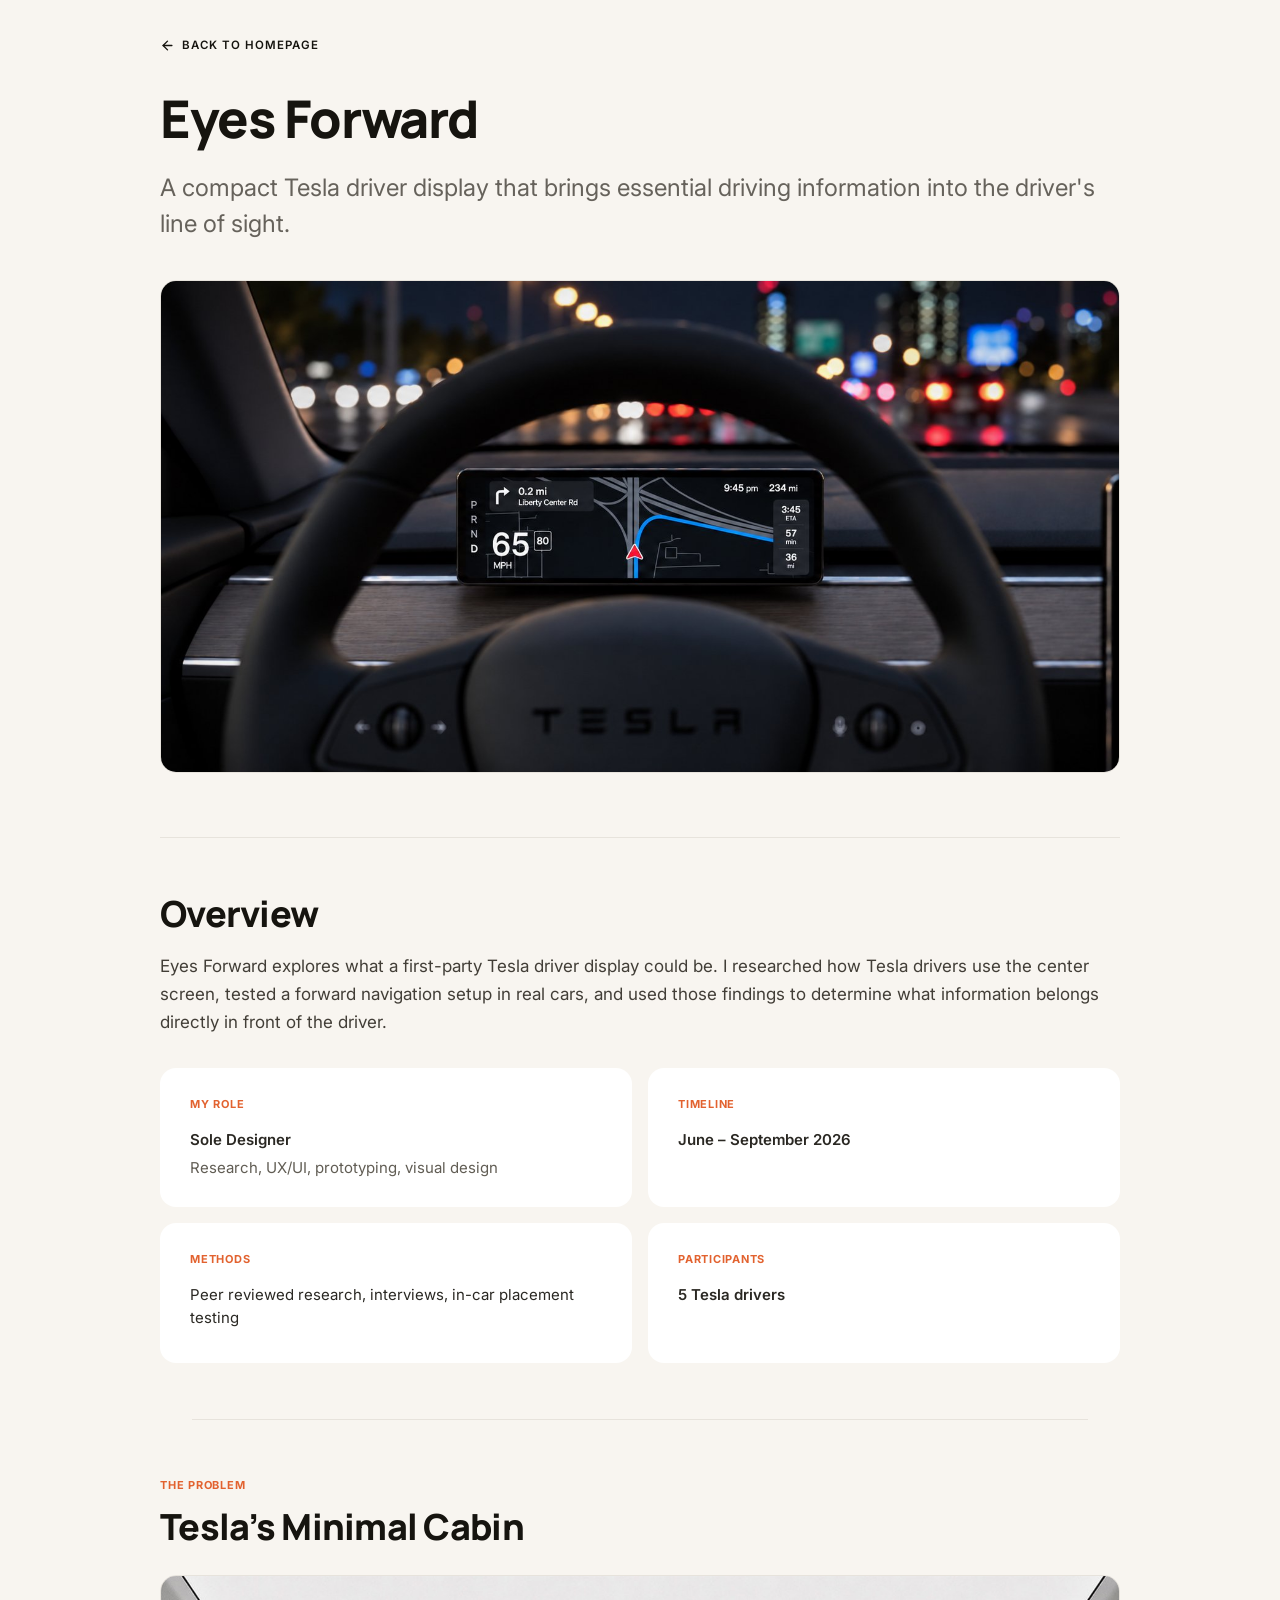
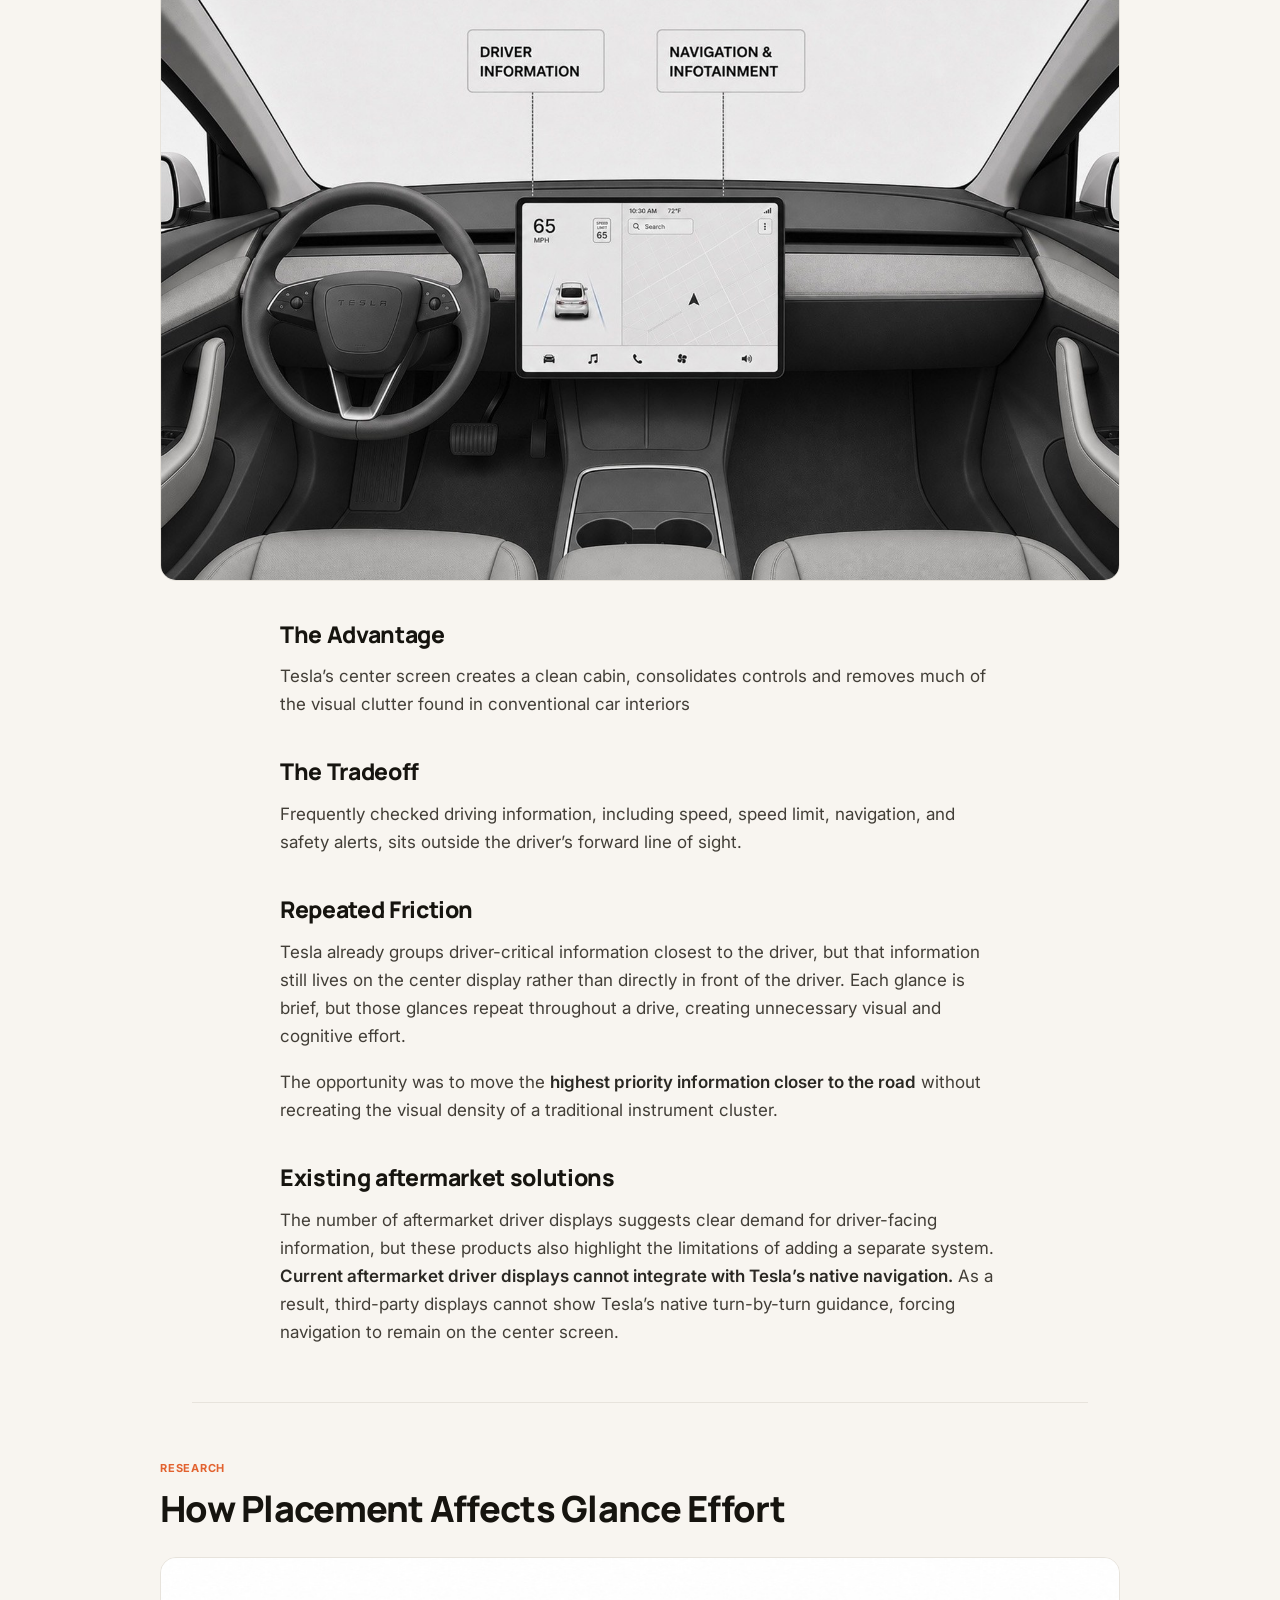
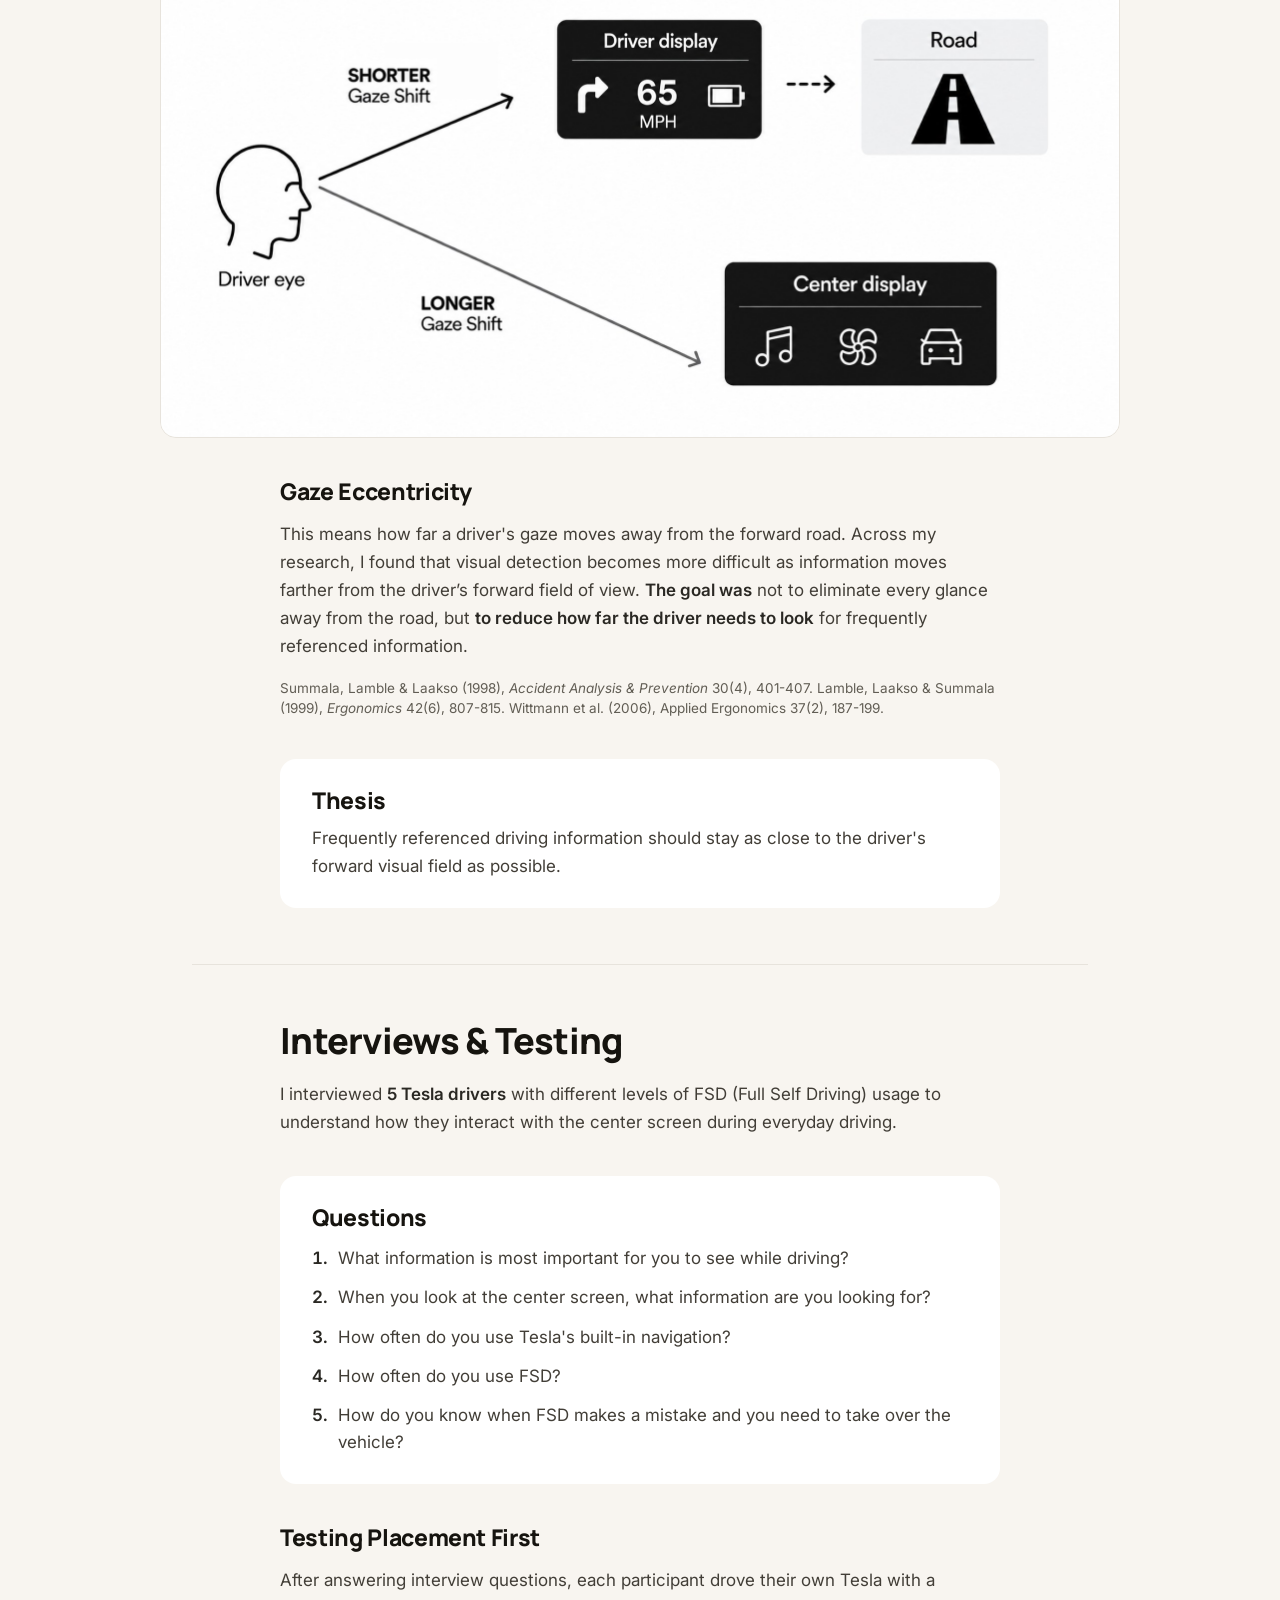
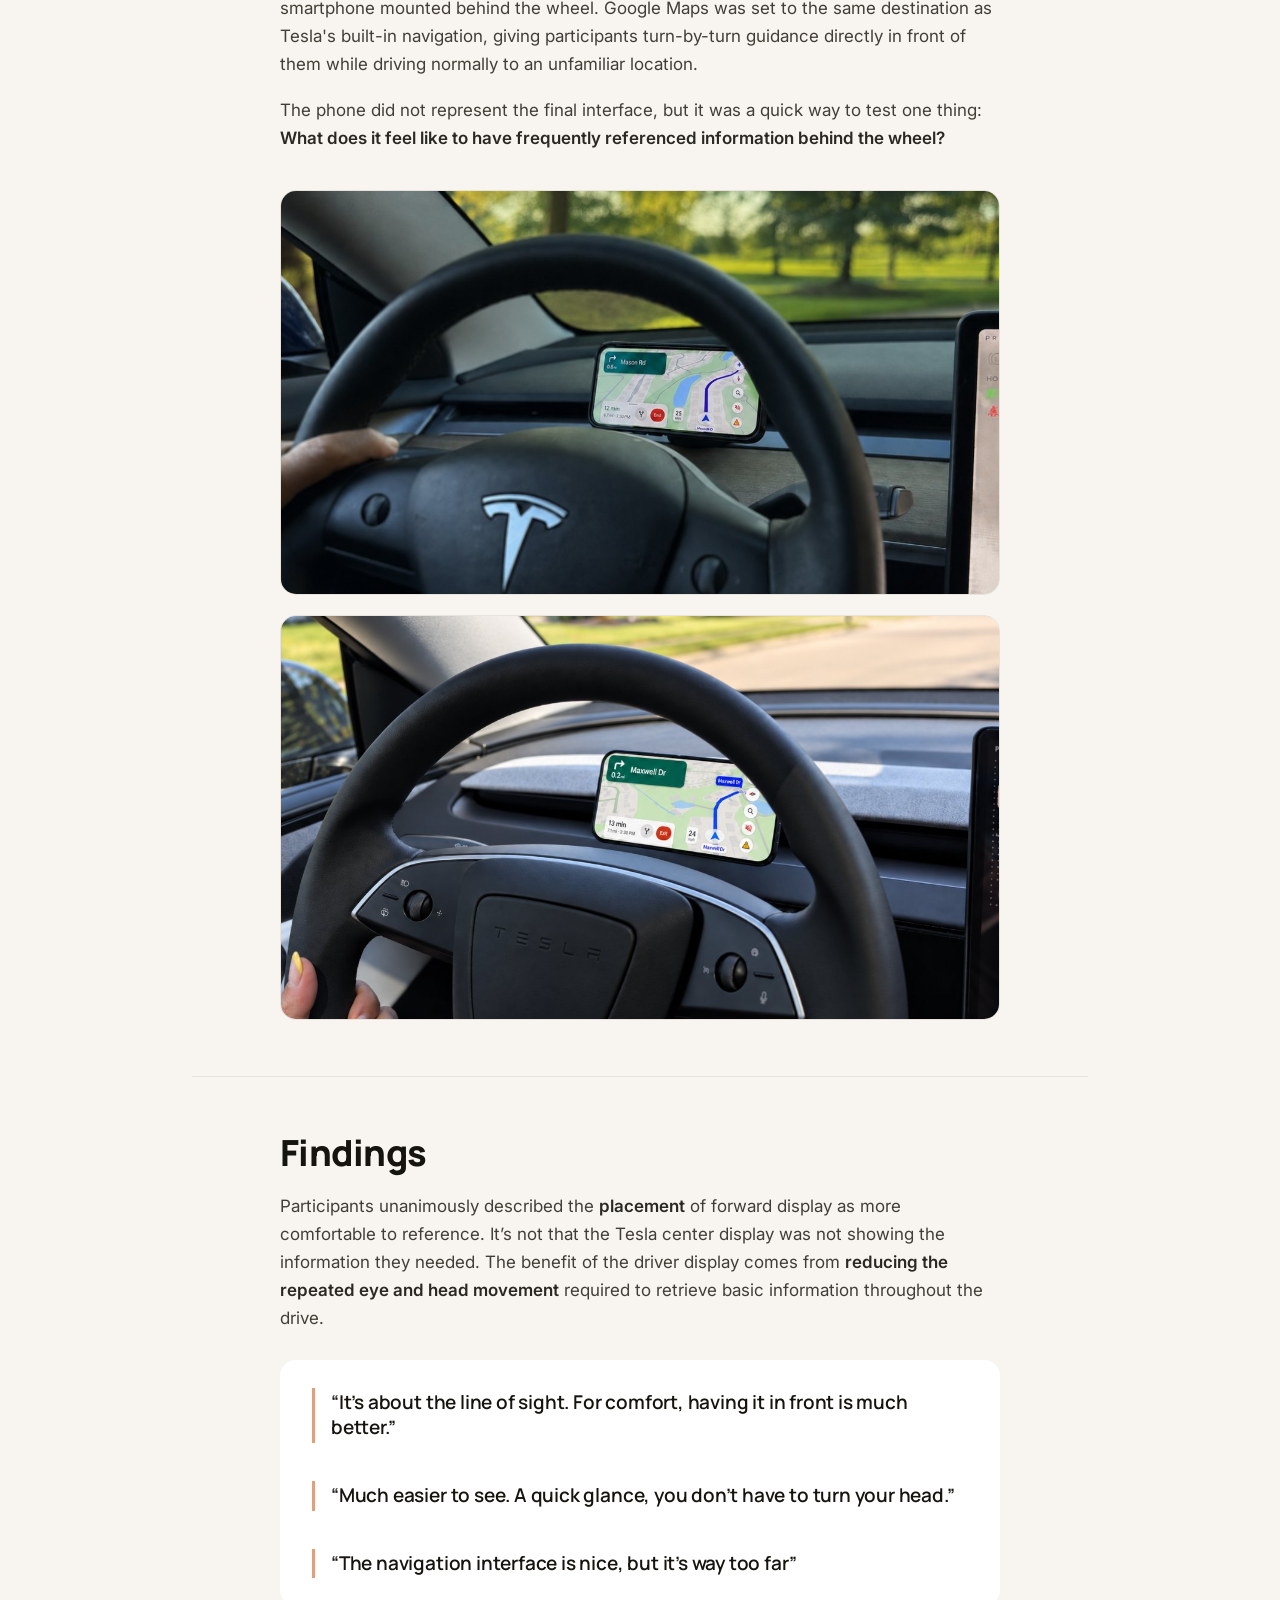
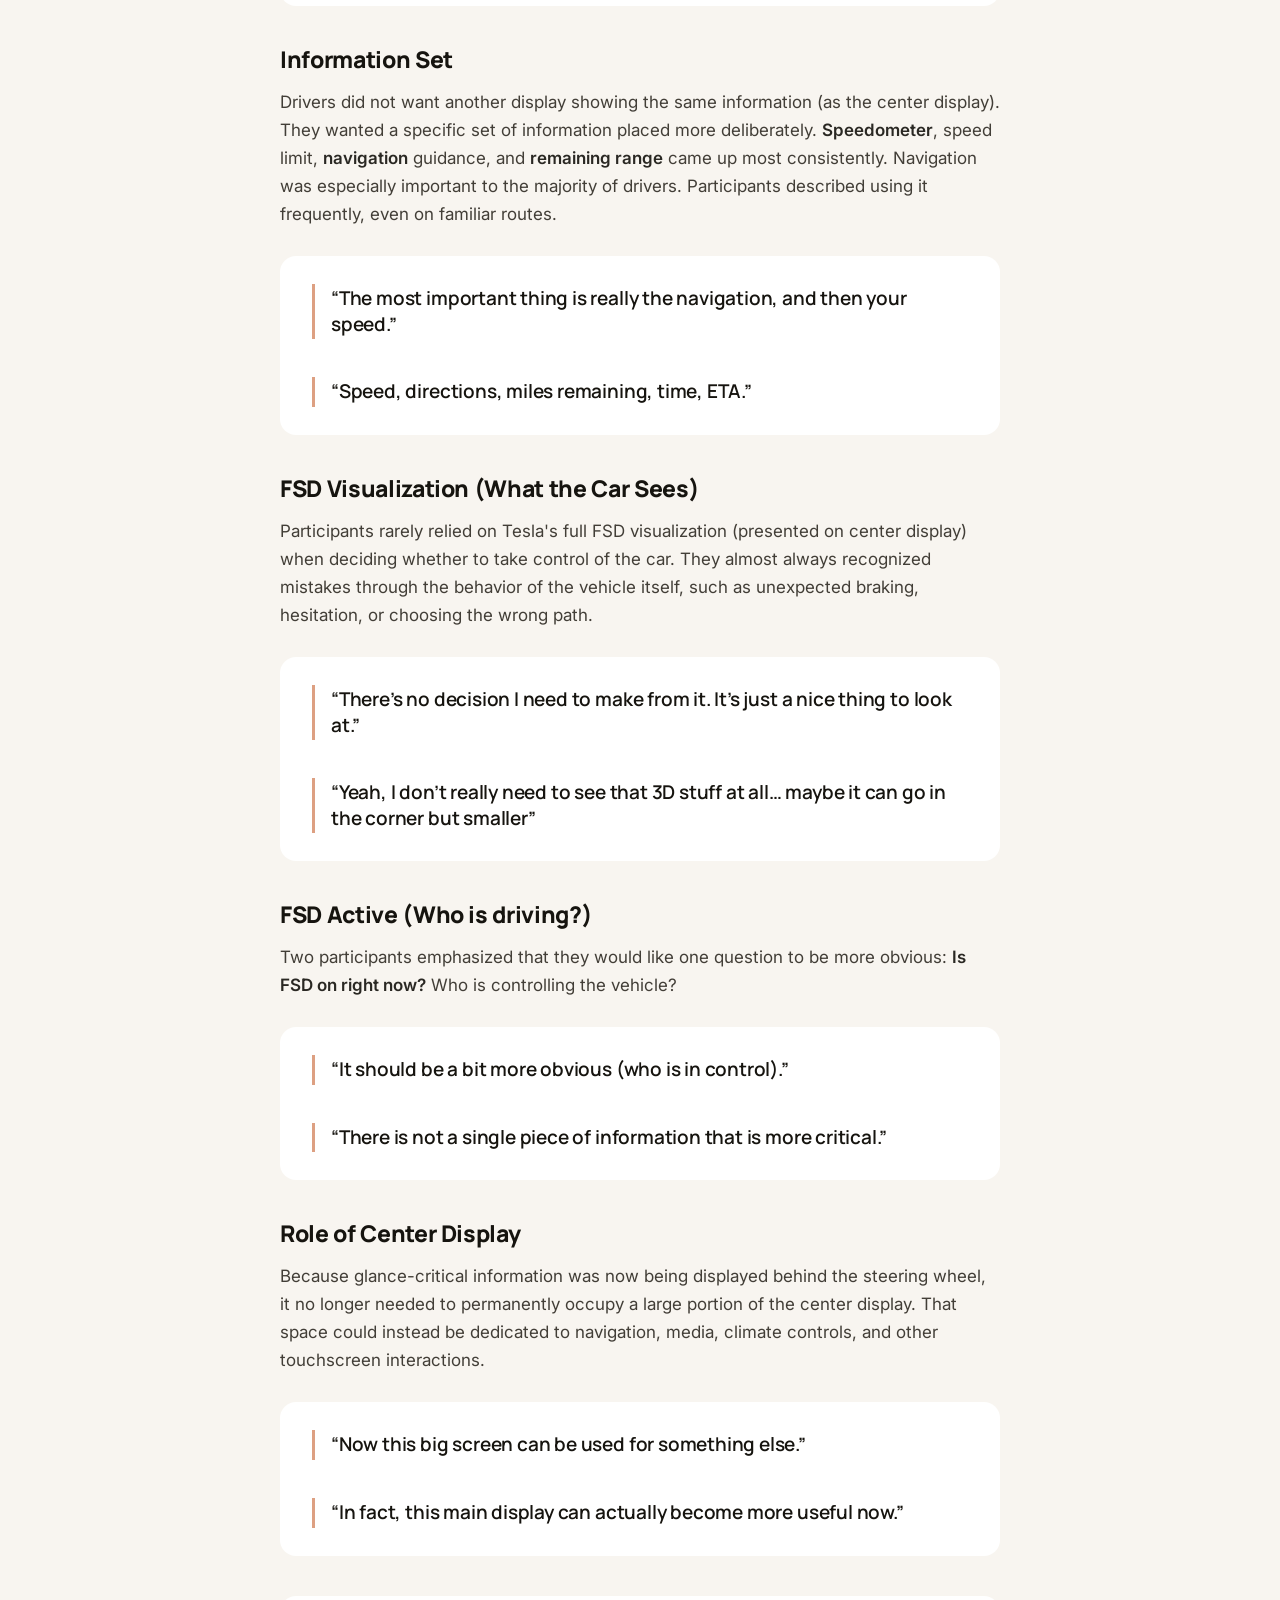
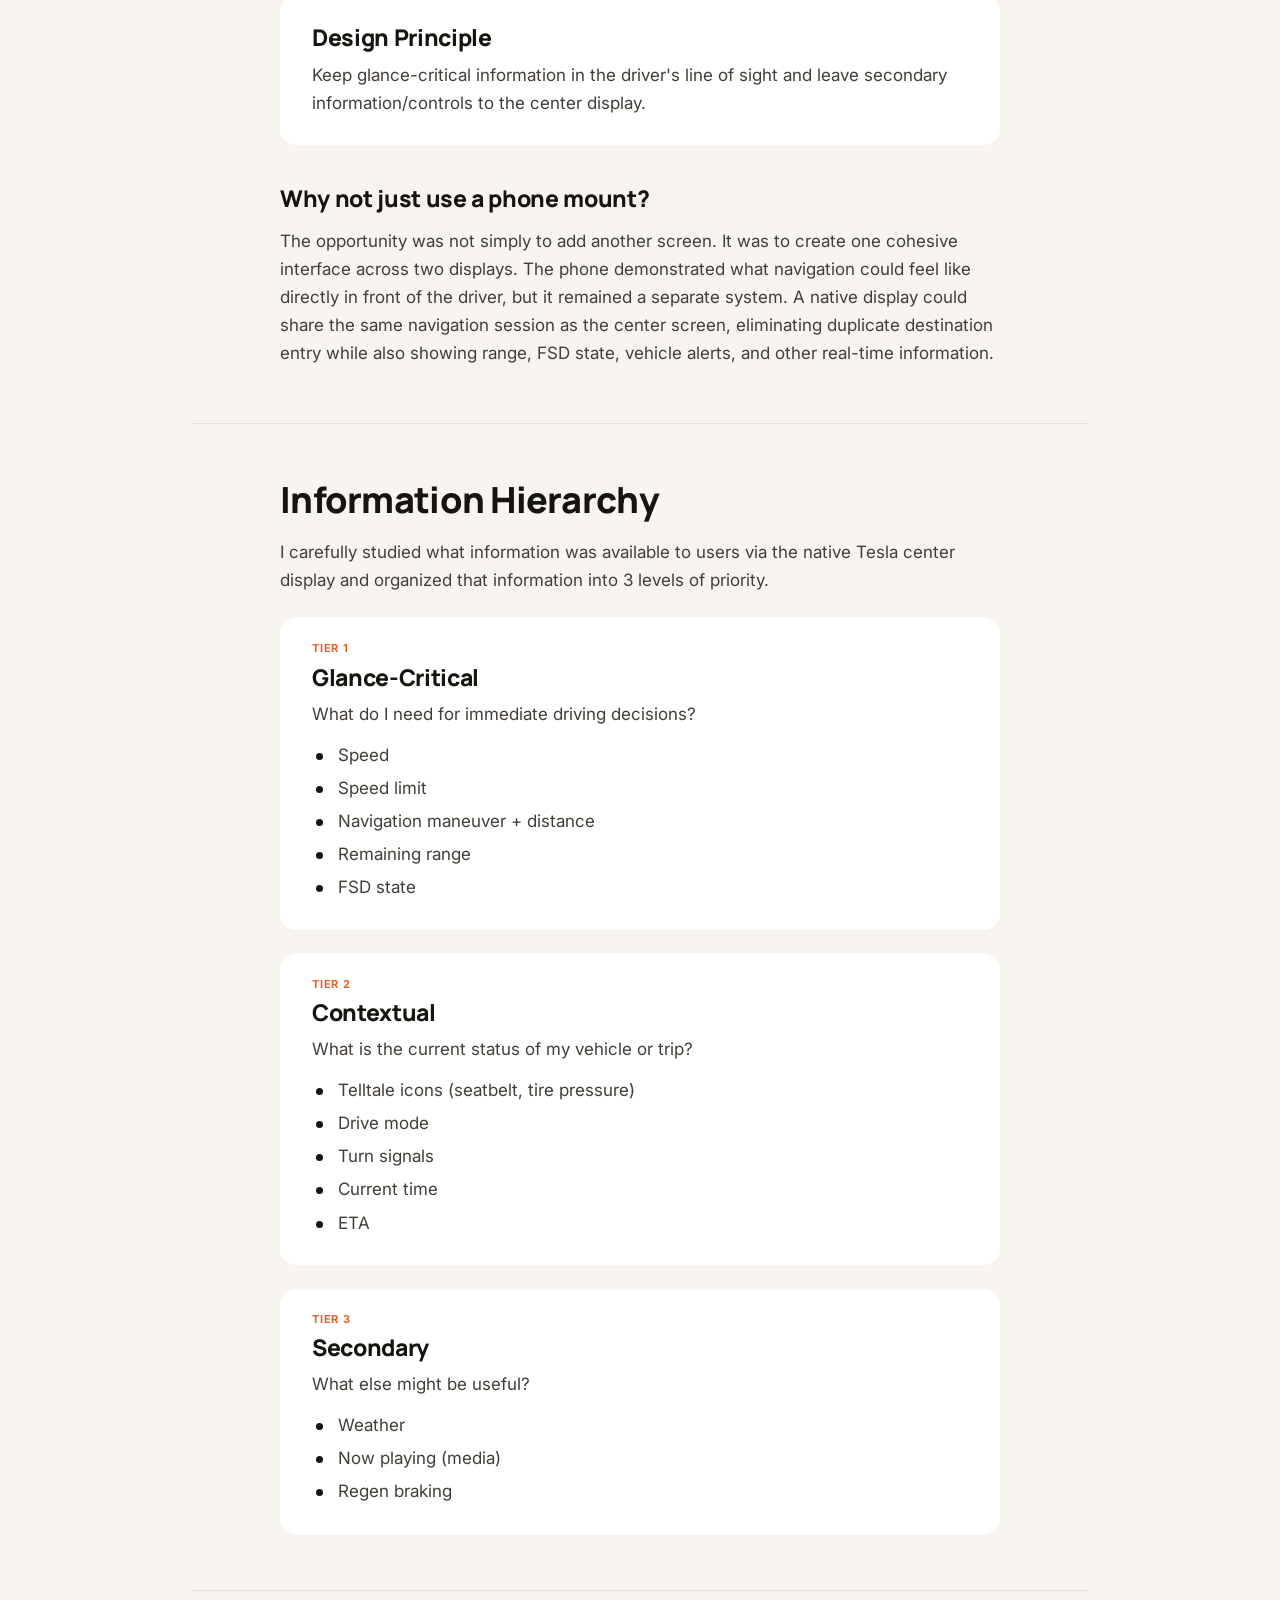
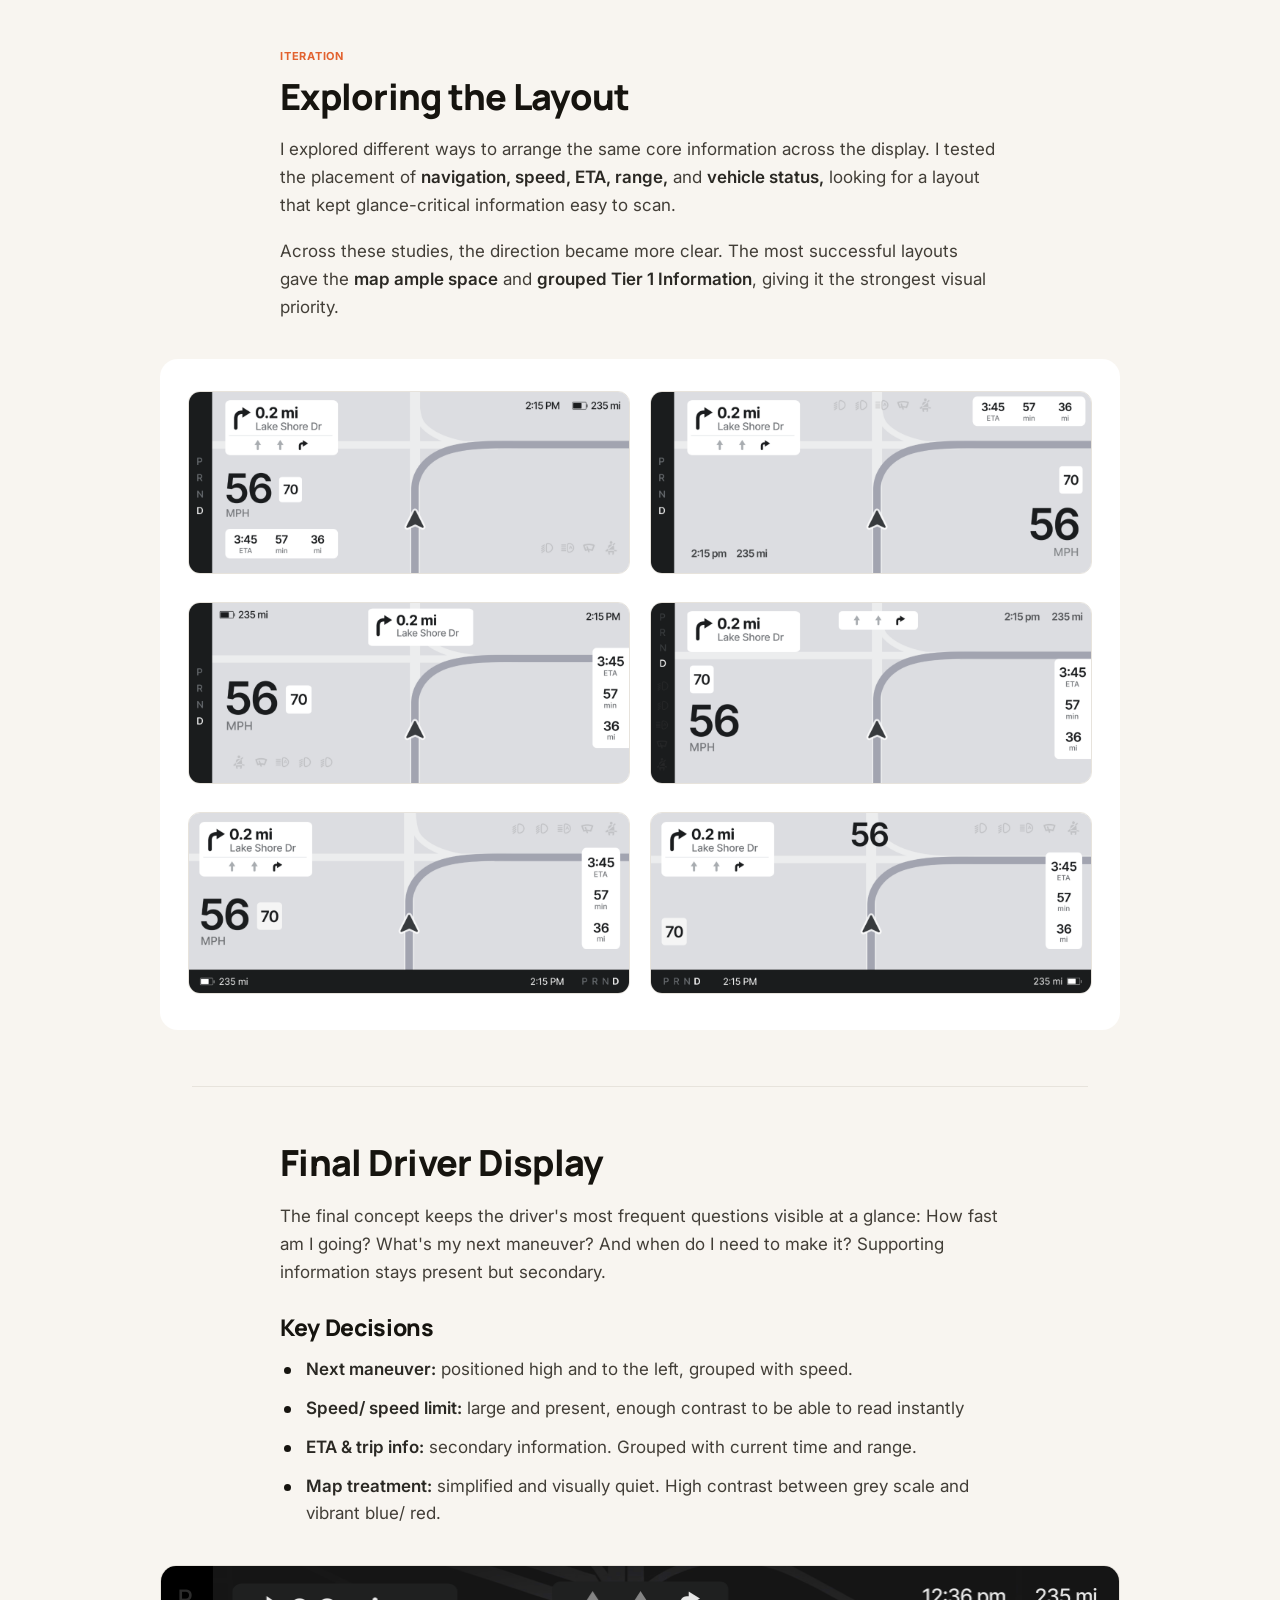
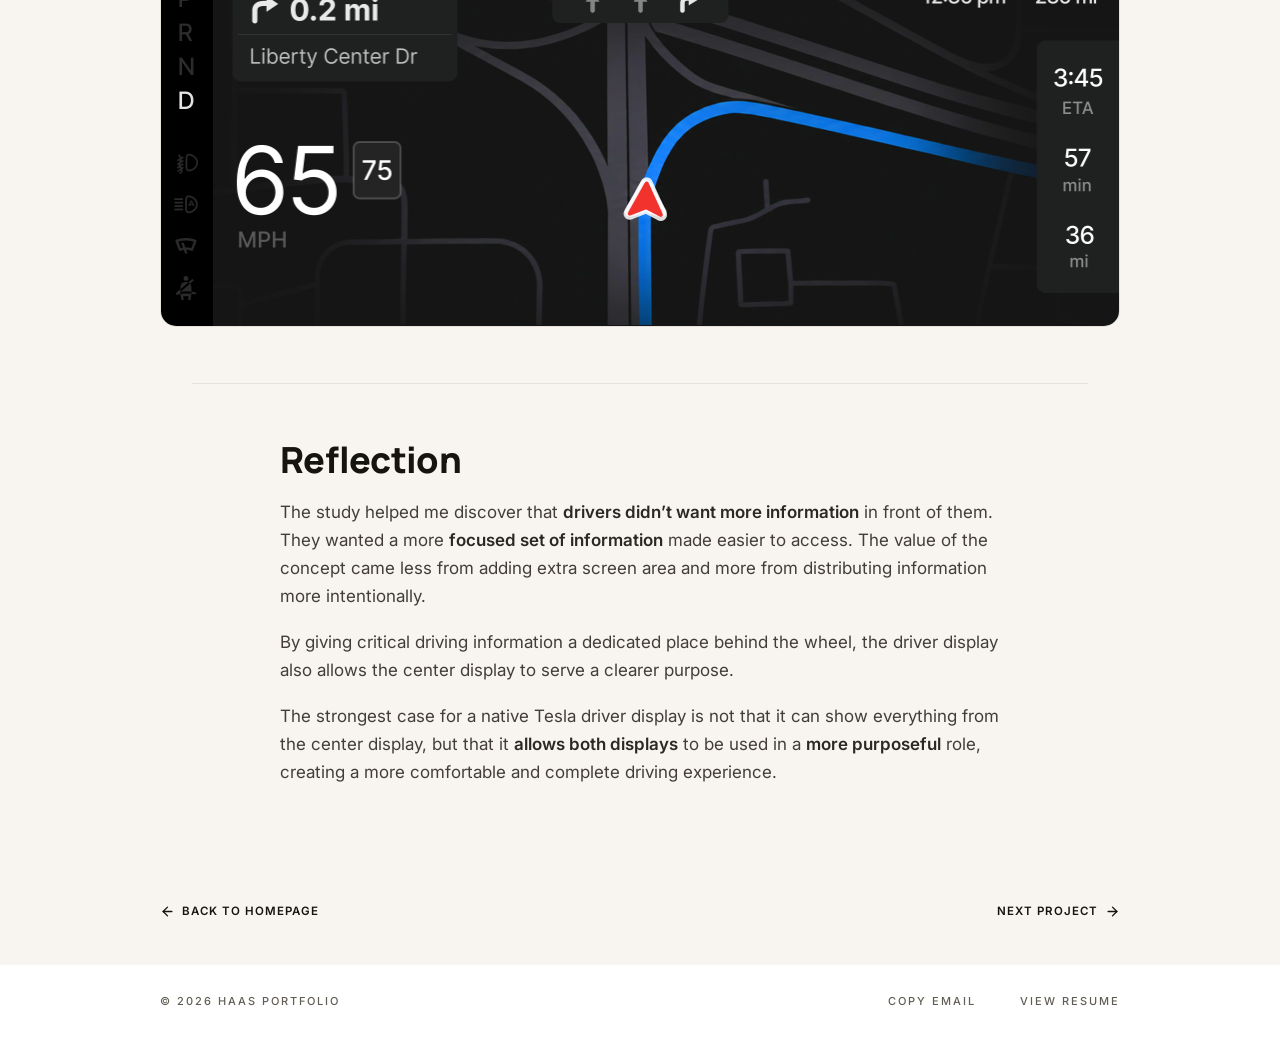
<file: eyes-forward/index.html>
<!doctype html>
<html lang="en">
<head>
<meta charset="utf-8" />
<meta name="viewport" content="width=device-width,initial-scale=1" />
<title>Eyes Forward — Tesla Driver Display · Hasan Tanveer Ahmad</title>
<link rel="preconnect" href="https://fonts.googleapis.com">
<link rel="preconnect" href="https://fonts.gstatic.com" crossorigin>
<link href="https://fonts.googleapis.com/css2?family=Manrope:wght@400;500;600;700;800&display=swap" rel="stylesheet">
<link href="https://fonts.googleapis.com/css2?family=Inter:wght@400;500;600;700&display=swap" rel="stylesheet">
<link rel="stylesheet" href="../case-study-2/case-study.css" />
<style>
a{color:var(--accent)}a:hover{color:var(--accent-2)}
.fig__ph-inner .fig__hint{font-variant-numeric:tabular-nums}
.tier{background:var(--card);border-radius:16px;padding:22px 32px 28px}
.tier+.tier{margin-top:24px}
.tier .list{margin-bottom:0}
.tier .list li:last-child{margin-bottom:0}
.tier .microlabel{margin:0 0 6px}
.tier h3.h3{margin:0 0 8px}
.tier .list li{margin-bottom:6px}
.tier h3.h3+p{margin-bottom:14px}
.list--num{counter-reset:q}
.list--num li{counter-increment:q}
.list--num li::before{content:counter(q) ".";background:none;width:auto;height:auto;border-radius:0;top:0;left:0;color:var(--ink-2);font-weight:600;font-variant-numeric:tabular-nums}
</style>
</head>
<body>
<div class="page">
  <nav class="nav">
    <div class="nav-inner">
      <a class="back-link" href="../index.html">
        <span class="back-link__icon" aria-hidden="true"><svg width="15" height="15" viewBox="0 0 24 24" fill="none" stroke="currentColor" stroke-width="2.2" stroke-linecap="round" stroke-linejoin="round"><path d="M19 12H5"></path><path d="M12 19l-7-7 7-7"></path></svg></span>
        <span class="back-link__label">Back to Homepage</span>
      </a>
    </div>
  </nav>

  <header class="hero">
    <div class="hero-inner">
      <h1 style="font-size: 52px">Eyes Forward</h1>
      <p class="deck" style="font-weight: 400; line-height: 1.5; color: #66625B; font-size: 24px">A compact Tesla driver display that brings essential driving information into the driver's line of sight.</p>
      <figure class="fig herofig fig-bleed" style="margin-bottom:56px">
        <img class="fig__img" src="assets/ef-hero.jpg" alt="Eyes Forward driver display behind a Tesla steering wheel at night" width="1560" height="798" />
      </figure>
    </div>
  </header>

  <section class="section" style="border-top:1px solid var(--line);width:calc(100vw - 48px);max-width:960px;margin-left:50%;transform:translateX(-50%)">
    <div class="wrap" style="max-width:960px">
      <h2 class="h2">Overview</h2>
      <p>Eyes Forward explores what a first-party Tesla driver display could be. I researched how Tesla drivers use the center screen, tested a forward navigation setup in real cars, and used those findings to determine what information belongs directly in front of the driver.</p>
      <div class="meta" style="margin:32px 0 0">
        <div class="meta__item">
          <span class="meta__label">My Role</span>
          <p class="meta__title" style="font-size: 15px">Sole Designer</p>
          <div class="meta__body"><p>Research, UX/UI, prototyping, visual design</p></div>
        </div>
        <div class="meta__item">
          <span class="meta__label">Timeline</span>
          <p class="meta__title" style="font-size: 15px">June – September 2026</p>
        </div>
        <div class="meta__item">
          <span class="meta__label">Methods</span>
          <p class="meta__title" style="font-size: 15px; font-weight: 400">Peer reviewed research, interviews, in-car placement testing</p>
        </div>
        <div class="meta__item">
          <span class="meta__label">Participants</span>
          <p class="meta__title" style="font-size: 15px">5 Tesla drivers</p>
        </div>
      </div>
    </div>
  </section>

  <section class="section">
    <div class="wrap" style="max-width:960px;width:calc(100vw - 48px);margin-left:50%;transform:translateX(-50%)">
      <p class="section-kicker">The problem</p>
      <h2 class="h2">Tesla’s Minimal Cabin</h2>
    </div>
    <figure class="fig fig-bleed" style="margin-top:28px">
      <img class="fig__img" src="assets/ef-cabin-diagram.jpg" alt="Tesla cabin diagram: driver information and navigation &amp; infotainment share the center screen" width="1523" height="960" />
    </figure>
    <div class="wrap">
      <h3 class="h3">The Advantage</h3>
      <p>Tesla’s center screen creates a clean cabin, consolidates controls and removes much of the visual clutter found in conventional car interiors</p>
      <h3 class="h3">The Tradeoff</h3>
      <p>Frequently checked driving information, including speed, speed limit, navigation, and safety alerts, sits outside the driver’s forward line of sight.</p>
      <h3 class="h3">Repeated Friction</h3>
      <p>Tesla already groups driver-critical information closest to the driver, but that information still lives on the center display rather than directly in front of the driver. Each glance is brief, but those glances repeat throughout a drive, creating unnecessary visual and cognitive effort.</p>
      <p>The opportunity was to move the <strong>highest priority information closer to the road</strong> without recreating the visual density of a traditional instrument cluster.</p>
      <h3 class="h3">Existing aftermarket solutions</h3>
      <p>The number of aftermarket driver displays suggests clear demand for driver-facing information, but these products also highlight the limitations of adding a separate system. <strong>Current aftermarket driver displays cannot integrate with Tesla’s native navigation.</strong> As a result, third-party displays cannot show Tesla’s native turn-by-turn guidance, forcing navigation to remain on the center screen.</p>
    </div>
  </section>

  <section class="section">
    <div class="wrap" style="max-width:960px;width:calc(100vw - 48px);margin-left:50%;transform:translateX(-50%)">
      <p class="section-kicker">Research</p>
      <h2 class="h2">How Placement Affects Glance Effort</h2>
    </div>
    <figure class="fig fig-bleed" style="margin-top:28px">
      <img class="fig__img" src="assets/ef-gaze-diagram-v2.jpg" alt="Gaze eccentricity diagram: a shorter gaze shift from the driver to a driver display near the road versus a longer shift to the center display" width="1920" height="960" />
    </figure>
    <div class="wrap">
      <h3 class="h3">Gaze Eccentricity</h3>
      <p>This means how far a driver's gaze moves away from the forward road. Across my research, I found that visual detection becomes more difficult as information moves farther from the driver’s forward field of view. <strong>The goal was</strong> not to eliminate every glance away from the road, but <strong>to reduce how far the driver needs to look</strong> for frequently referenced information.</p>
      <p class="cite">Summala, Lamble &amp; Laakso (1998), <em>Accident Analysis &amp; Prevention</em> 30(4), 401-407. Lamble, Laakso &amp; Summala (1999), <em>Ergonomics</em> 42(6), 807-815. Wittmann et al. (2006), Applied Ergonomics 37(2), 187-199.</p>
      <div style="background:var(--card);border-radius:16px;padding:28px 32px;margin-top:40px">
        <h3 class="h3" style="margin:0 0 10px">Thesis</h3>
        <p style="margin:0">Frequently referenced driving information should stay as close to the driver's forward visual field as possible.</p>
      </div>
    </div>
  </section>

  <section class="section">
    <div class="wrap">
      <h2 class="h2">Interviews &amp; Testing</h2>
      <p>I interviewed <strong>5 Tesla drivers</strong> with different levels of FSD (Full Self Driving) usage to understand how they interact with the center screen during everyday driving.</p>
      <div style="background:var(--card);border-radius:16px;padding:28px 32px;margin-top:40px">
        <h3 class="h3" style="margin:0 0 14px">Questions</h3>
        <ol class="list list--num" style="margin-bottom:0">
          <li>What information is most important for you to see while driving?</li>
          <li>When you look at the center screen, what information are you looking for?</li>
          <li>How often do you use Tesla's built-in navigation?</li>
          <li>How often do you use FSD?</li>
          <li style="margin-bottom:0">How do you know when FSD makes a mistake and you need to take over the vehicle?</li>
        </ol>
      </div>
      <h3 class="h3">Testing Placement First</h3>
      <p>After answering interview questions, each participant drove their own Tesla with a smartphone mounted behind the wheel. Google Maps was set to the same destination as Tesla's built-in navigation, giving participants turn-by-turn guidance directly in front of them while driving normally to an unfamiliar location.</p>
      <p>The phone did not represent the final interface, but it was a quick way to test one thing: <strong>What does it feel like to have frequently referenced information behind the wheel?</strong></p>
    </div>
    <div class="fig-row fig-bleed" style="grid-template-columns:1fr;max-width:720px;gap:20px">
      <figure class="fig"><img class="fig__img" src="assets/ef-phone-test-1d.jpg" style="aspect-ratio:16/9;object-fit:cover" alt="Phone running Google Maps mounted behind a Tesla steering wheel" width="1200" height="675" /></figure>
      <figure class="fig"><img class="fig__img" src="assets/ef-phone-test-2.jpg" style="aspect-ratio:16/9;object-fit:cover;object-position:center top" alt="Participant driving with turn-by-turn navigation on a phone behind the wheel" width="1200" height="800" /></figure>
    </div>
  </section>

  <section class="section">
    <div class="wrap">
      <h2 class="h2">Findings</h2>
      <p>Participants unanimously described the <strong>placement</strong> of forward display as more comfortable to reference. It’s not that the Tesla center display was not showing the information they needed. The benefit of the driver display comes from <strong>reducing the repeated eye and head movement</strong> required to retrieve basic information throughout the drive.</p>
      <div class="quotes">
        <blockquote class="quote"><p>“It’s about the line of sight. For comfort, having it in front is much better.”</p></blockquote>
        <blockquote class="quote"><p>“Much easier to see. A quick glance, you don’t have to turn your head.”</p></blockquote>
        <blockquote class="quote"><p>“The navigation interface is nice, but it’s way too far”</p></blockquote>
      </div>
      <h3 class="h3">Information Set</h3>
      <p>Drivers did not want another display showing the same information (as the center display). They wanted a specific set of information placed more deliberately. <strong>Speedometer</strong>, speed limit, <strong>navigation</strong> guidance, and <strong>remaining range</strong> came up most consistently. Navigation was especially important to the majority of drivers. Participants described using it frequently, even on familiar routes.</p>
      <div class="quotes">
        <blockquote class="quote"><p>“The most important thing is really the navigation, and then your speed.”</p></blockquote>
        <blockquote class="quote"><p>“Speed, directions, miles remaining, time, ETA.”</p></blockquote>
      </div>
      <h3 class="h3">FSD Visualization (What the Car Sees)</h3>
      <p>Participants rarely relied on Tesla's full FSD visualization (presented on center display) when deciding whether to take control of the car. They almost always recognized mistakes through the behavior of the vehicle itself, such as unexpected braking, hesitation, or choosing the wrong path.</p>
      <div class="quotes">
        <blockquote class="quote"><p>“There’s no decision I need to make from it. It’s just a nice thing to look at.”</p></blockquote>
        <blockquote class="quote"><p>“Yeah, I don’t really need to see that 3D stuff at all… maybe it can go in the corner but smaller”</p></blockquote>
      </div>
      <h3 class="h3">FSD Active (Who is driving?)</h3>
      <p>Two participants emphasized that they would like one question to be more obvious: <strong>Is FSD on right now?</strong> Who is controlling the vehicle?</p>
      <div class="quotes">
        <blockquote class="quote"><p>“It should be a bit more obvious (who is in control).”</p></blockquote>
        <blockquote class="quote"><p>“There is not a single piece of information that is more critical.”</p></blockquote>
      </div>
      <h3 class="h3">Role of Center Display</h3>
      <p>Because glance-critical information was now being displayed behind the steering wheel, it no longer needed to permanently occupy a large portion of the center display. That space could instead be dedicated to navigation, media, climate controls, and other touchscreen interactions.</p>
      <div class="quotes">
        <blockquote class="quote"><p>“Now this big screen can be used for something else.”</p></blockquote>
        <blockquote class="quote"><p>“In fact, this main display can actually become more useful now.”</p></blockquote>
      </div>
      <div style="background:var(--card);border-radius:16px;padding:28px 32px;margin-top:40px">
        <h3 class="h3" style="margin:0 0 10px">Design Principle</h3>
        <p style="margin:0">Keep glance-critical information in the driver's line of sight and leave secondary information/controls to the center display.</p>
      </div>
      <h3 class="h3">Why not just use a phone mount?</h3>
      <p>The opportunity was not simply to add another screen. It was to create one cohesive interface across two displays. The phone demonstrated what navigation could feel like directly in front of the driver, but it remained a separate system. A native display could share the same navigation session as the center screen, eliminating duplicate destination entry while also showing range, FSD state, vehicle alerts, and other real-time information.</p>
    </div>
  </section>

  <section class="section">
    <div class="wrap">
      <h2 class="h2">Information Hierarchy</h2>
      <p>I carefully studied what information was available to users via the native Tesla center display and organized that information into 3 levels of priority.</p>
      <div class="tier" style="margin-top:24px">
        <span class="microlabel">Tier 1</span>
        <h3 class="h3">Glance-Critical</h3>
        <p>What do I need for immediate driving decisions?</p>
        <ul class="list">
          <li>Speed</li>
          <li>Speed limit</li>
          <li>Navigation maneuver + distance</li>
          <li>Remaining range</li>
          <li>FSD state</li>
        </ul>
      </div>
      <div class="tier">
        <span class="microlabel">Tier 2</span>
        <h3 class="h3">Contextual</h3>
        <p>What is the current status of my vehicle or trip?</p>
        <ul class="list">
          <li>Telltale icons (seatbelt, tire pressure)</li>
          <li>Drive mode</li>
          <li>Turn signals</li>
          <li>Current time</li>
          <li>ETA</li>
        </ul>
      </div>
      <div class="tier">
        <span class="microlabel">Tier 3</span>
        <h3 class="h3">Secondary</h3>
        <p>What else might be useful?</p>
        <ul class="list" style="margin-bottom:0">
          <li>Weather</li>
          <li>Now playing (media)</li>
          <li>Regen braking</li>
        </ul>
      </div>
    </div>
  </section>

  <section class="section">
    <div class="wrap">
      <p class="section-kicker">Iteration</p>
      <h2 class="h2">Exploring the Layout</h2>
      <p>I explored different ways to arrange the same core information across the display. I tested the placement of <strong>navigation, speed, ETA, range,</strong> and <strong>vehicle status,</strong> looking for a layout that kept glance-critical information easy to scan.</p>
      <p>Across these studies, the direction became more clear. The most successful layouts gave the <strong>map ample space</strong> and <strong>grouped Tier 1 Information</strong>, giving it the strongest visual priority.</p>
    </div>
    <div class="fig-row fig-bleed" style="row-gap:28px;background:var(--card);border-radius:18px;padding:32px 28px 36px">
      <figure class="fig"><img class="fig__img" src="assets/ef-layout-1.png" style="border-radius:12px" alt="Layout study 1" width="1200" height="492" /></figure>
      <figure class="fig"><img class="fig__img" src="assets/ef-layout-2.png" style="border-radius:12px" alt="Layout study 2" width="1200" height="492" /></figure>
      <figure class="fig"><img class="fig__img" src="assets/ef-layout-3.png" style="border-radius:12px" alt="Layout study 3" width="1200" height="492" /></figure>
      <figure class="fig"><img class="fig__img" src="assets/ef-layout-4.png" style="border-radius:12px" alt="Layout study 4" width="1200" height="492" /></figure>
      <figure class="fig"><img class="fig__img" src="assets/ef-layout-5.png" alt="Layout study 5" width="1200" height="492" style="border-radius:12px" /></figure>
      <figure class="fig"><img class="fig__img" src="assets/ef-layout-6.png" alt="Layout study 6" width="1200" height="492" style="border-radius:12px" /></figure>
    </div>
  </section>

  <section class="section">
    <div class="wrap">
      <h2 class="h2">Final Driver Display</h2>
      <p>The final concept keeps the driver's most frequent questions visible at a glance: How fast am I going? What's my next maneuver? And when do I need to make it? Supporting information stays present but secondary.</p>
      <h3 class="h3" style="margin-top:28px">Key Decisions</h3>
      <ul class="list" style="margin-bottom:0">
        <li><strong>Next maneuver:</strong> positioned high and to the left, grouped with speed.</li>
        <li><strong>Speed/ speed limit:</strong> large and present, enough contrast to be able to read instantly</li>
        <li><strong>ETA &amp; trip info:</strong> secondary information. Grouped with current time and range.</li>
        <li><strong>Map treatment:</strong> simplified and visually quiet. High contrast between grey scale and vibrant blue/ red.</li>
      </ul>
    </div>
    <figure class="fig fig-bleed">
      <img class="fig__img" src="assets/ef-final.png" alt="Final Eyes Forward driver display" width="1920" height="720" />
    </figure>
  </section>

  <section class="section">
    <div class="wrap">
      <h2 class="h2">Reflection</h2>
      <p>The study helped me discover that <strong>drivers didn’t want more information</strong> in front of them. They wanted a more <strong>focused set of information</strong> made easier to access. The value of the concept came less from adding extra screen area and more from distributing information more intentionally.</p>
      <p>By giving critical driving information a dedicated place behind the wheel, the driver display also allows the center display to serve a clearer purpose.</p>
      <p>The strongest case for a native Tesla driver display is not that it can show everything from the center display, but that it <strong>allows both displays</strong> to be used in a <strong>more purposeful</strong> role, creating a more comfortable and complete driving experience.</p>
    </div>
  </section>

  <nav class="page-nav">
    <div class="page-nav-inner">
      <a class="back-link" href="../index.html">
        <span class="back-link__icon" aria-hidden="true"><svg width="15" height="15" viewBox="0 0 24 24" fill="none" stroke="currentColor" stroke-width="2.2" stroke-linecap="round" stroke-linejoin="round"><path d="M19 12H5"></path><path d="M12 19l-7-7 7-7"></path></svg></span>
        <span class="back-link__label">Back to Homepage</span>
      </a>
      <a class="back-link back-link--next" href="../global-navigation/index.html">
        <span class="back-link__label">Next Project</span>
        <span class="back-link__icon" aria-hidden="true"><svg width="15" height="15" viewBox="0 0 24 24" fill="none" stroke="currentColor" stroke-width="2.2" stroke-linecap="round" stroke-linejoin="round"><path d="M5 12h14"></path><path d="M12 5l7 7-7 7"></path></svg></span>
      </a>
    </div>
  </nav>
</div>

<footer class="site-footer">
  <div class="site-footer__inner">
    <span class="site-footer__copy">© 2026 HAAS PORTFOLIO</span>
    <nav class="site-footer__links">
      <a id="copyEmail" href="#">Copy email</a>
      <a href="../assets/Hasan_Ahmad_Resume_v6.pdf" target="_blank" rel="noopener">View Resume</a>
    </nav>
  </div>
</footer>
<script>
(function () {
  var link = document.getElementById('copyEmail');
  if (!link) return;
  link.addEventListener('click', function (e) {
    e.preventDefault();
    var email = 'hasantanveerahmad@gmail.com';
    var done = function () { var prev = link.textContent; link.textContent = 'Copied ✓'; setTimeout(function () { link.textContent = prev; }, 1600); };
    if (navigator.clipboard && navigator.clipboard.writeText) { navigator.clipboard.writeText(email).then(done).catch(done); } else { done(); }
  });
})();
</script>
</body>
</html>
</file>
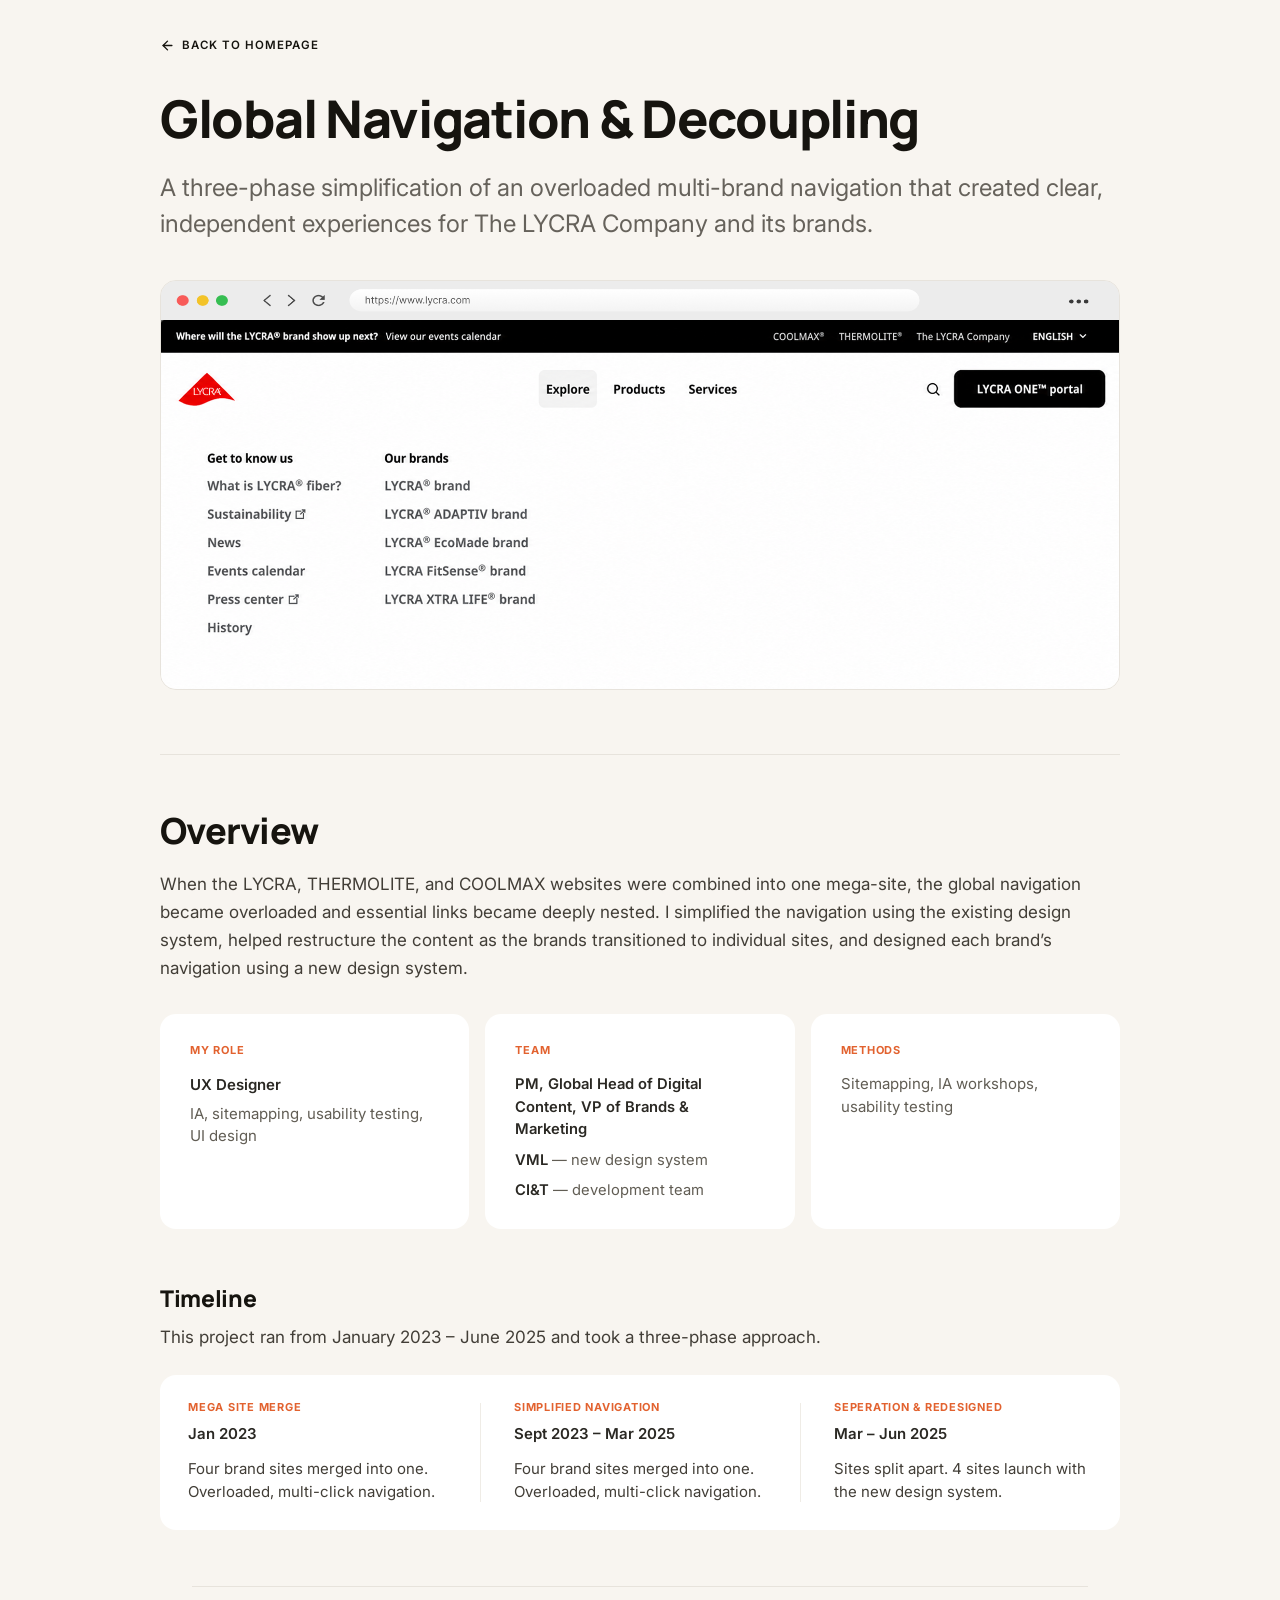
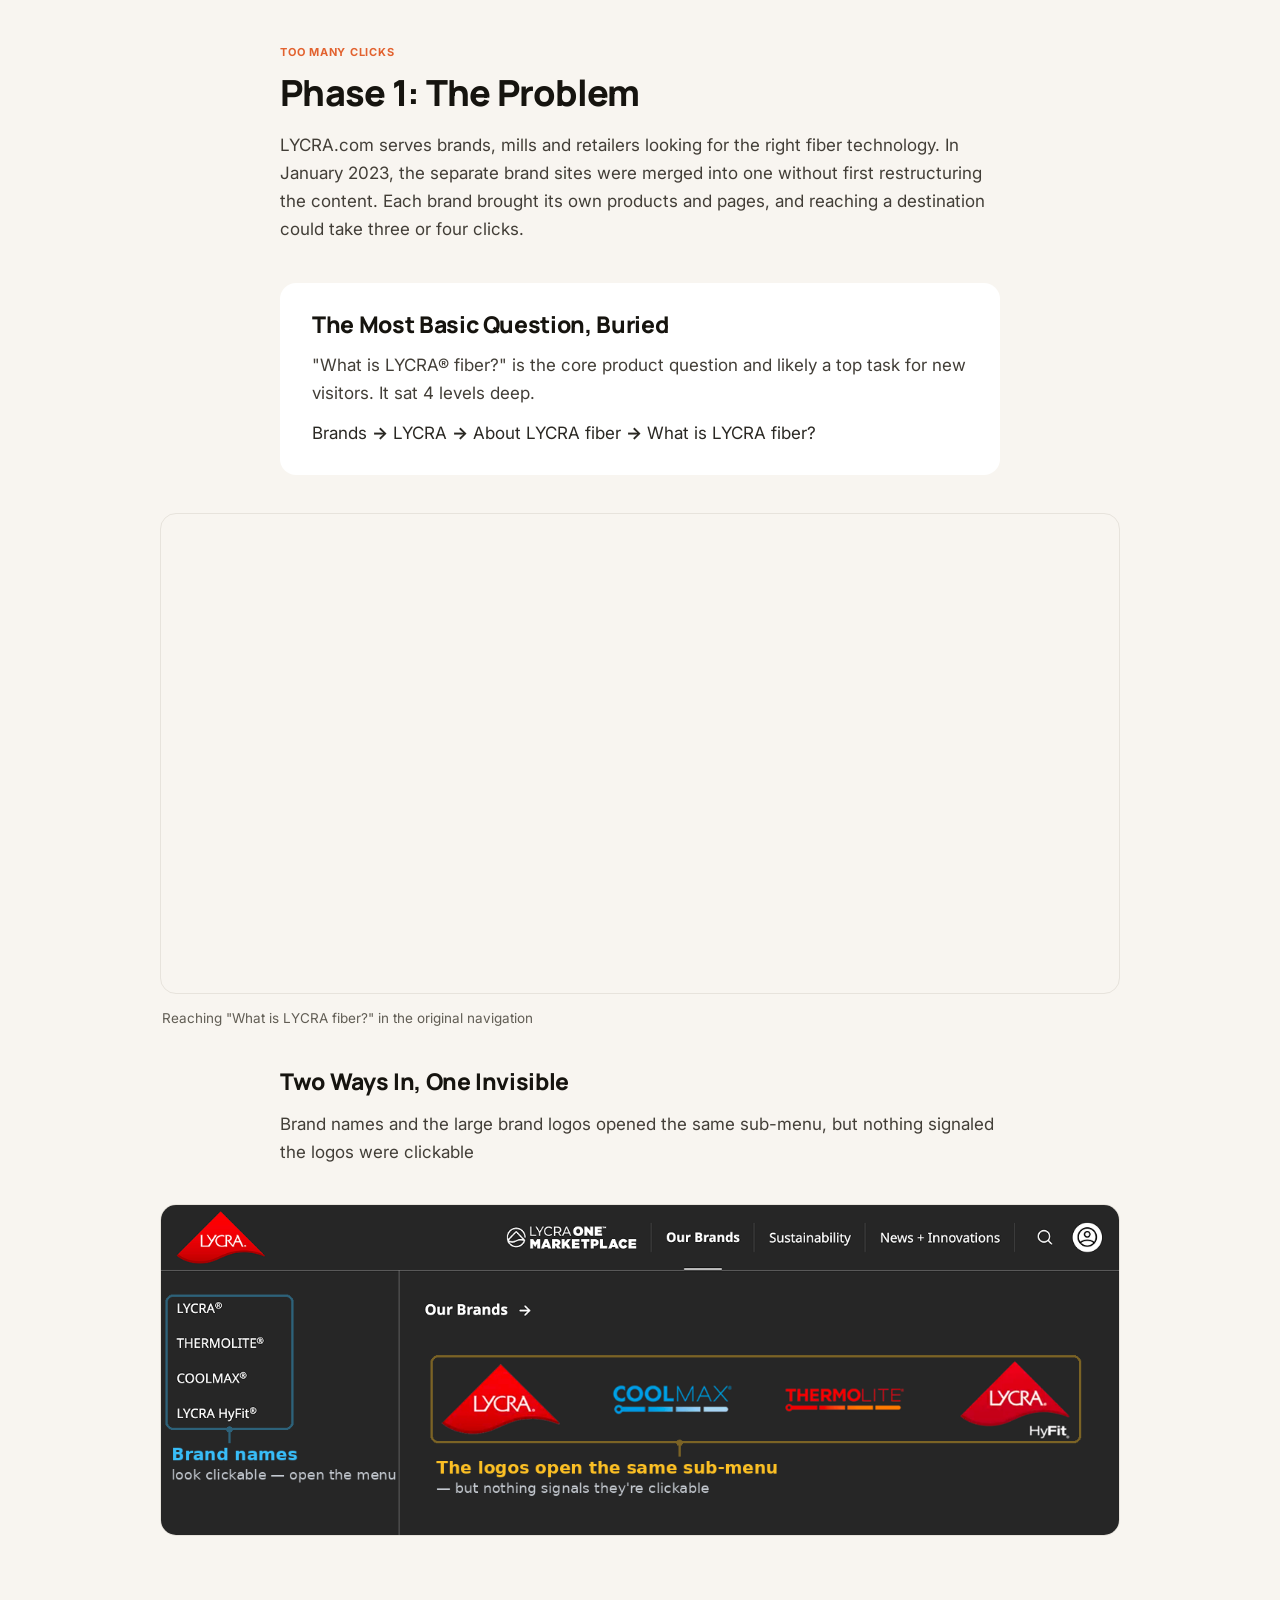
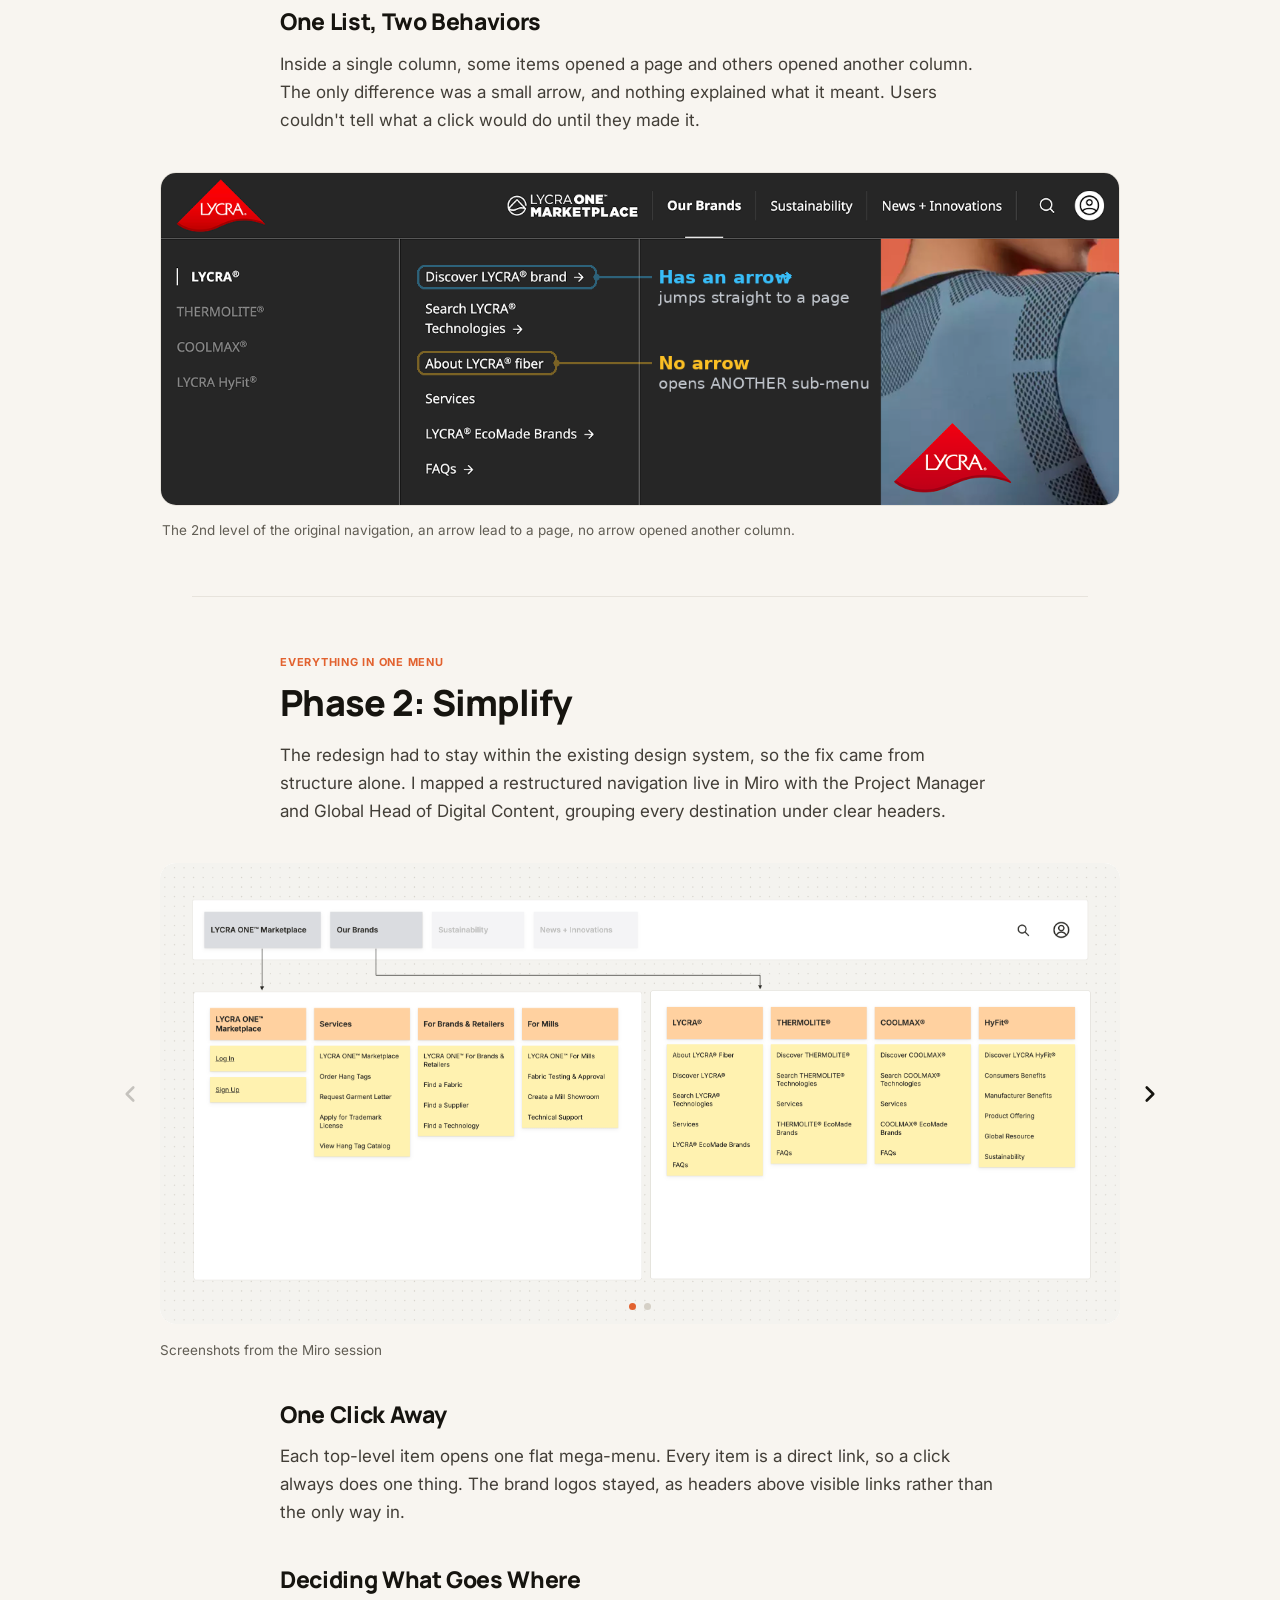
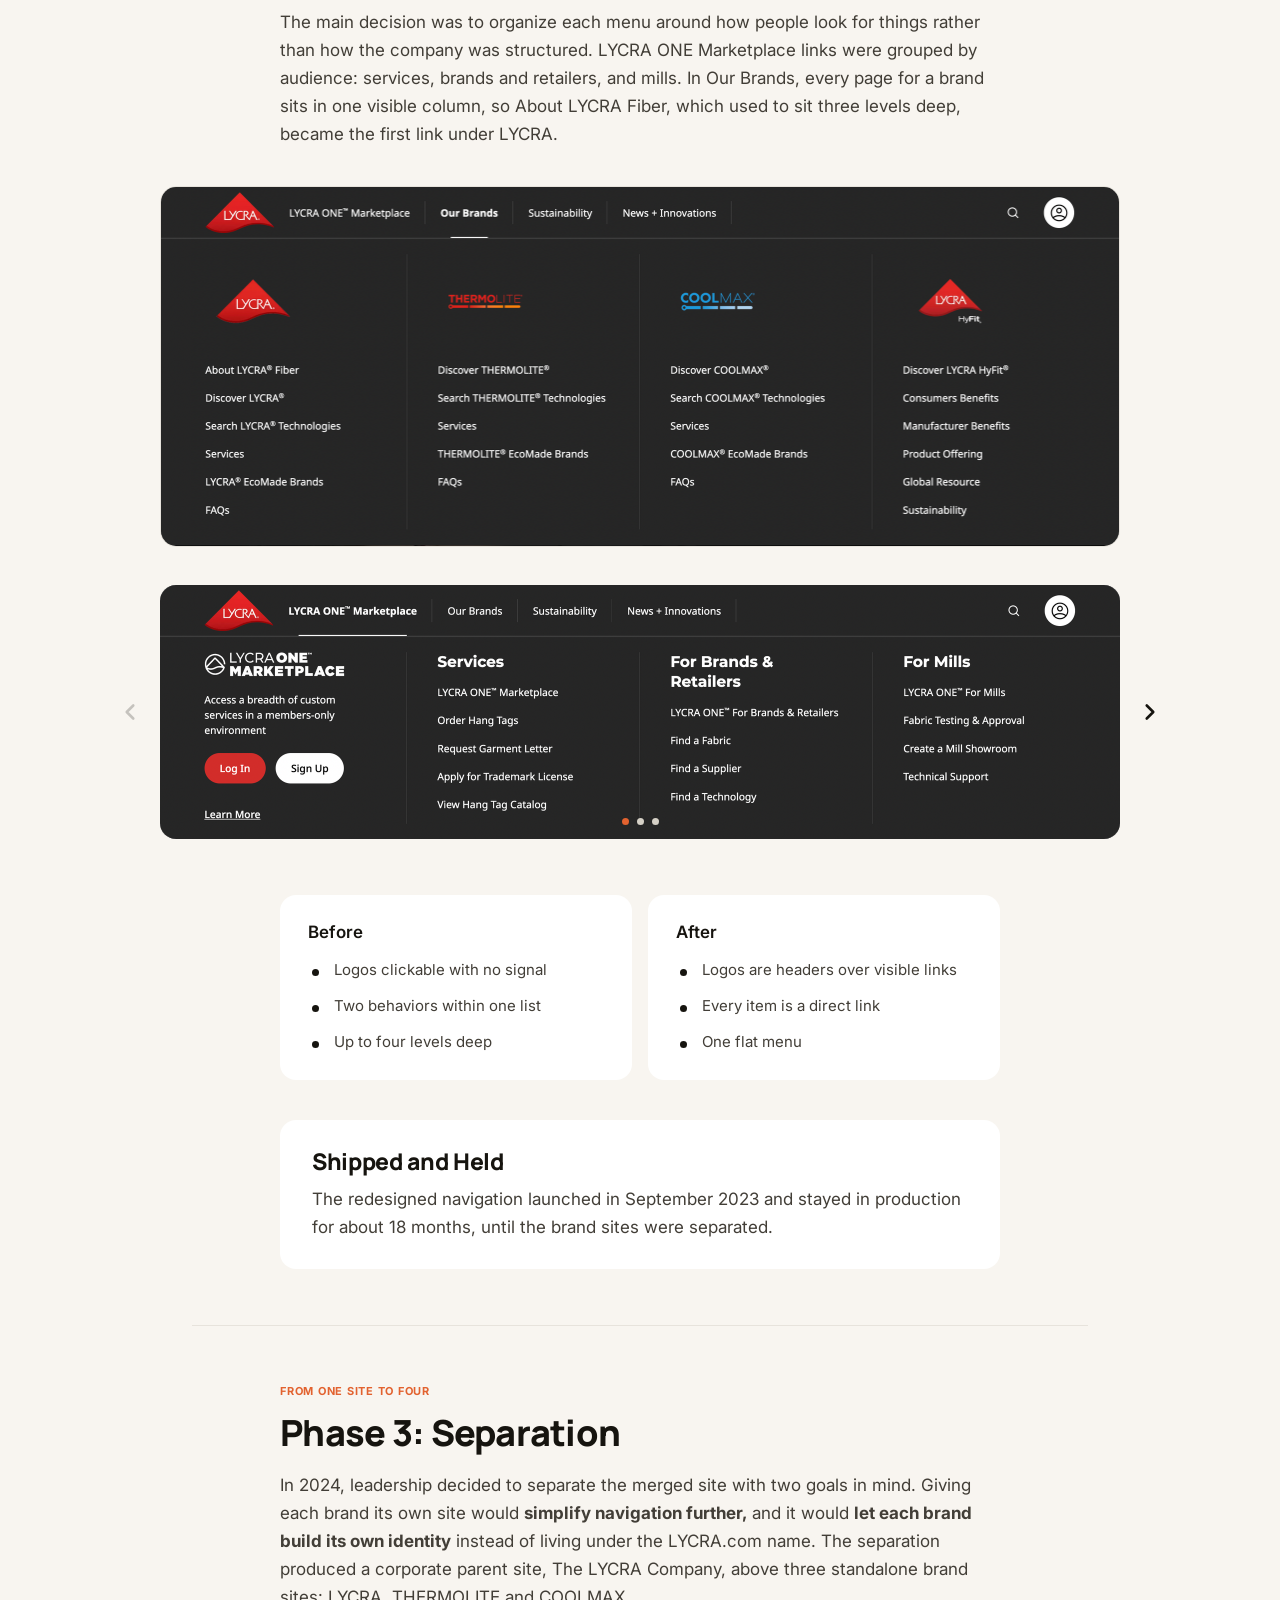
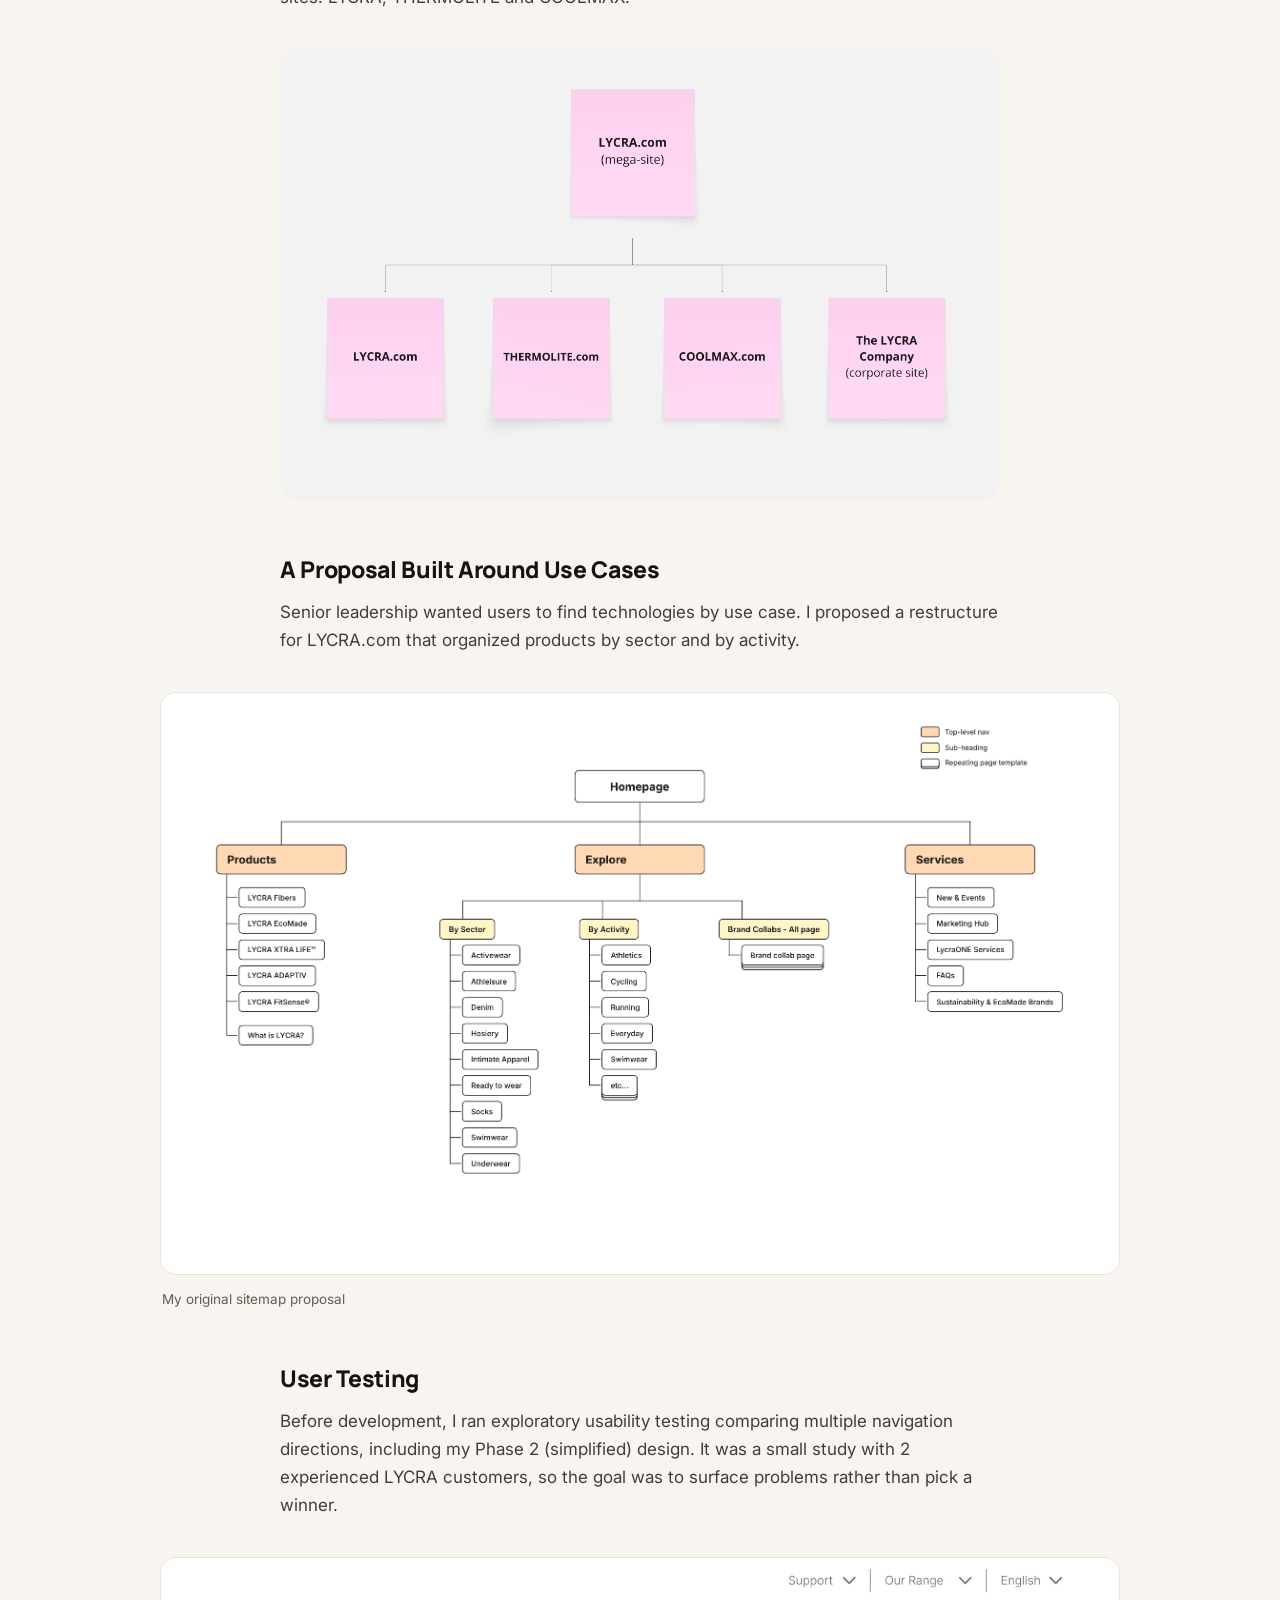
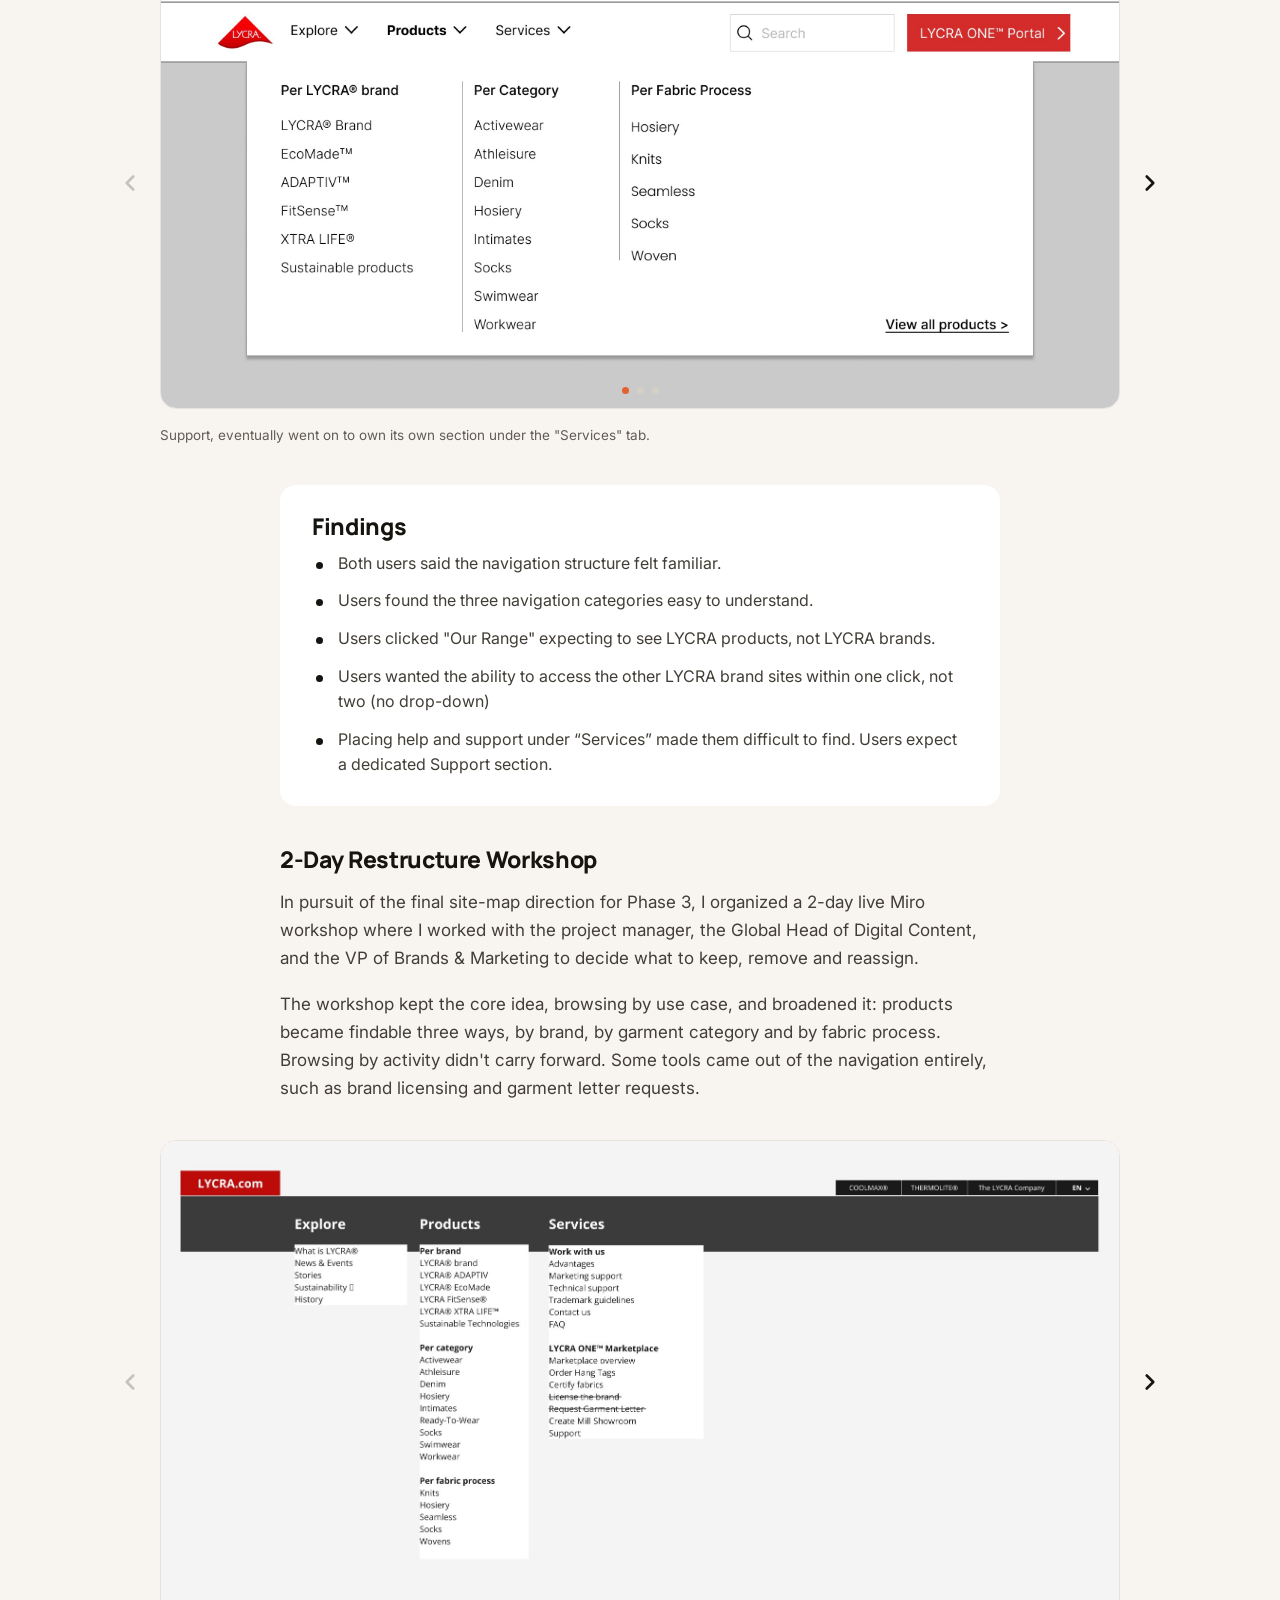
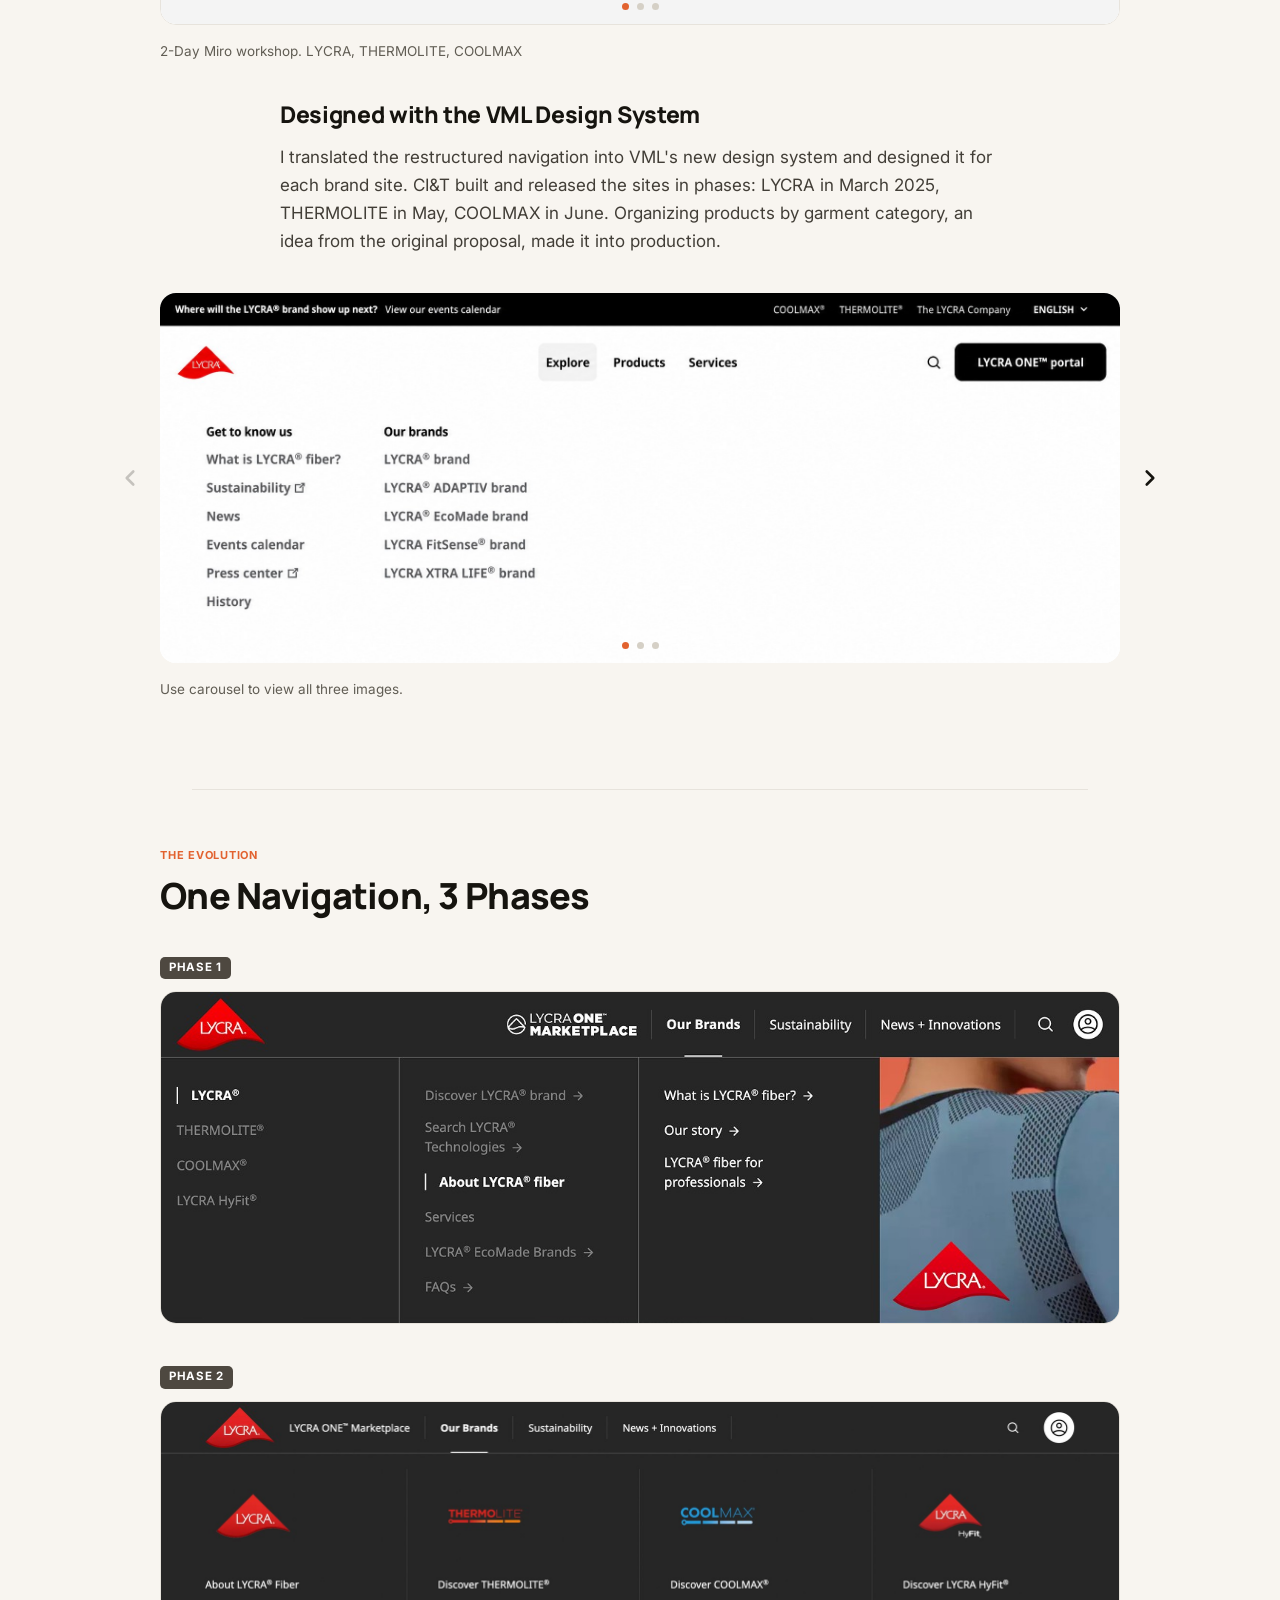
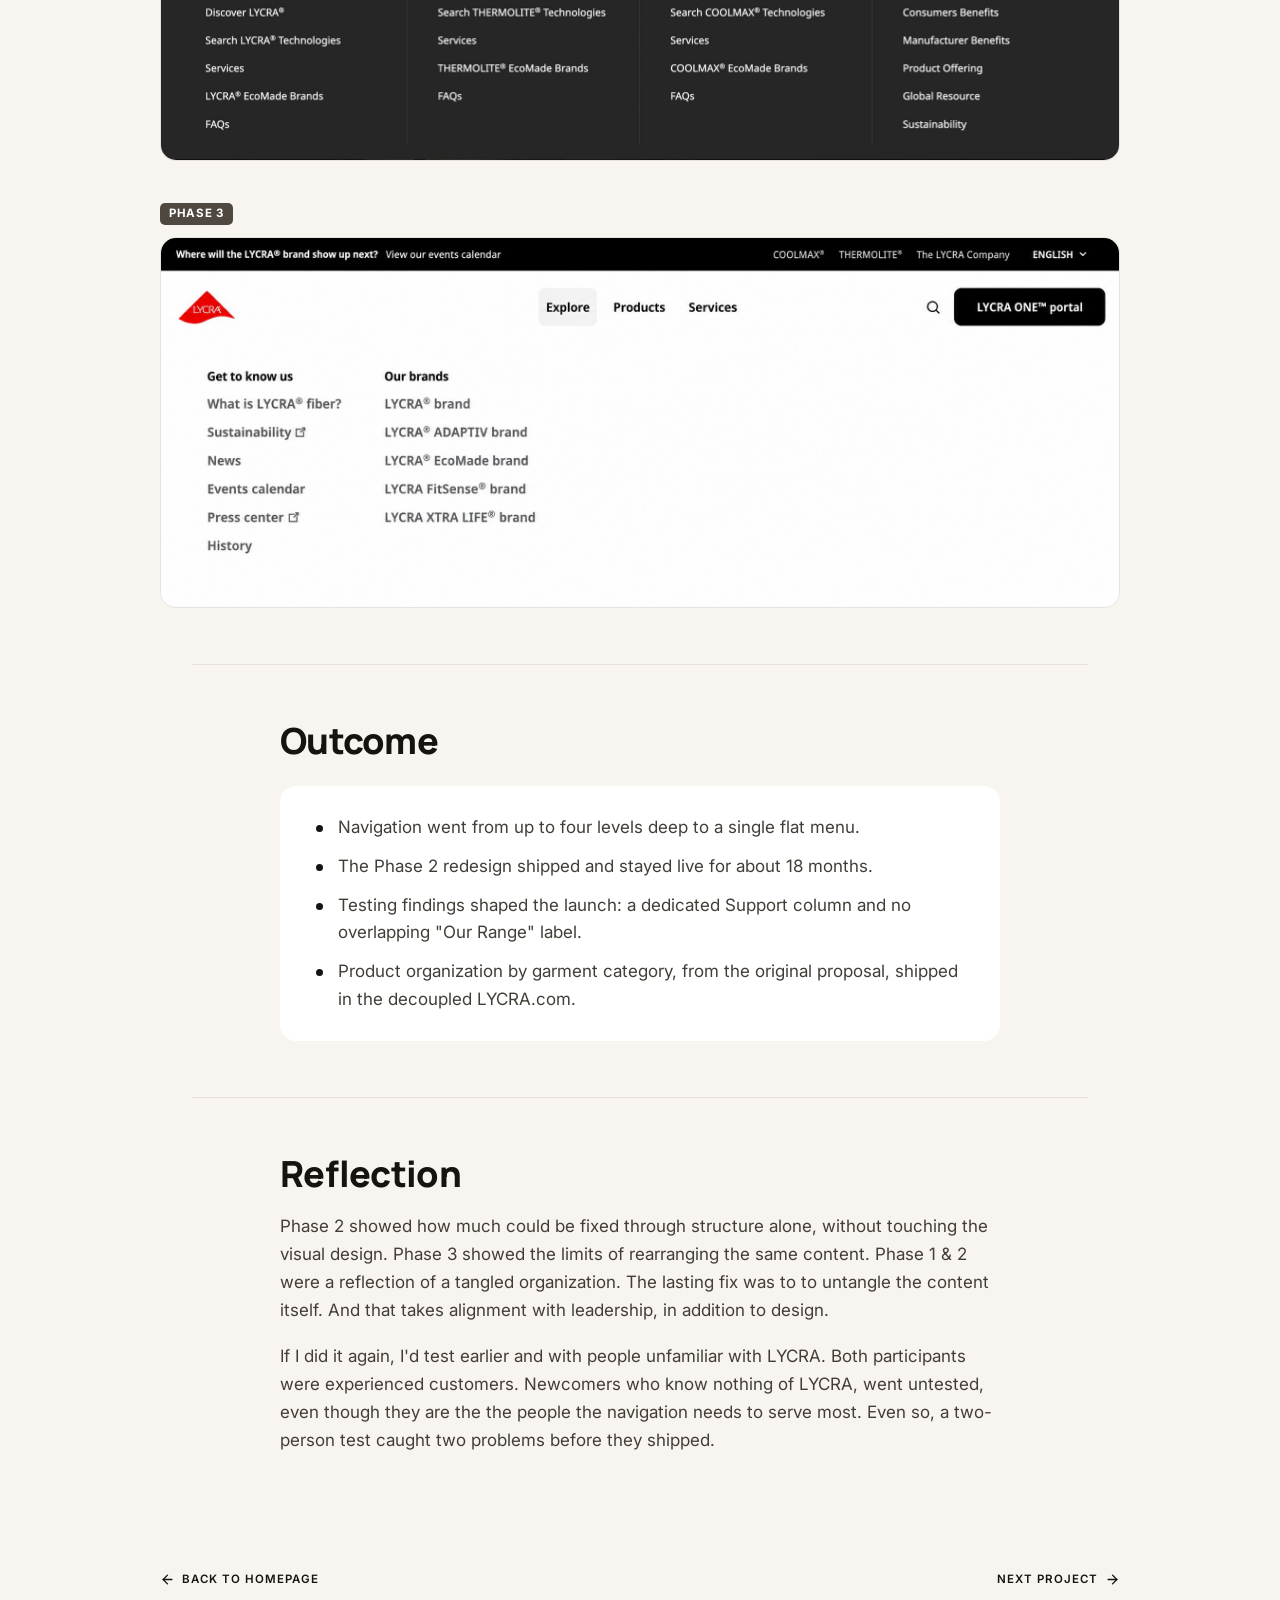
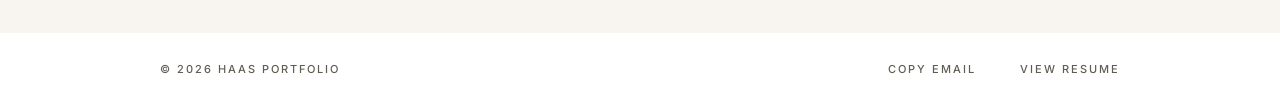
<file: global-navigation/index.html>
<!doctype html>
<html lang="en">
<head>
<meta charset="utf-8" />
<meta name="viewport" content="width=device-width,initial-scale=1" />
<title>Global Navigation &amp; Decoupling · Hasan Tanveer Ahmad</title>
<link rel="preconnect" href="https://fonts.googleapis.com">
<link rel="preconnect" href="https://fonts.gstatic.com" crossorigin>
<link href="https://fonts.googleapis.com/css2?family=Manrope:wght@400;500;600;700;800&display=swap" rel="stylesheet">
<link href="https://fonts.googleapis.com/css2?family=Inter:wght@400;500;600;700&display=swap" rel="stylesheet">
<link rel="stylesheet" href="../case-study-2/case-study.css" />
<style>
a{color:var(--accent)}a:hover{color:var(--accent-2)}
.wide{max-width:960px;width:calc(100vw - 48px);margin-left:50%;transform:translateX(-50%)}
.compare{display:grid;grid-template-columns:1fr 1fr;gap:16px;margin:56px 0 0}
.compare__card{background:var(--card);border-radius:16px;padding:24px 28px 26px}
.compare__card .microlabel{margin:0 0 12px;font-size:17px;font-weight:600;letter-spacing:0;text-transform:none;color:var(--ink)}
.compare__card .list li{font-size:15px}
.compare__card .list{margin:0}
.compare__card .list li:last-child{margin-bottom:0}
.card-note{background:var(--card);border-radius:16px;padding:28px 32px;margin-top:40px}
.card-note h3.h3{margin:0 0 10px}
.card-note p{margin:0}
.card-note p.path{margin-top:12px;font-weight:500;color:var(--ink-2)}
.card-note .list{margin:0}
.card-note .list li:last-child{margin-bottom:0}
@media (max-width:720px){.compare{grid-template-columns:1fr}}
.carousel .carousel__frame{padding:0}
.carousel .carousel__nav--prev{left:-54px}.carousel .carousel__nav--next{right:-54px}
.carousel .figcap{padding-left:0;padding-right:0}
@media (max-width:1100px){.carousel .figcap{padding-left:54px;padding-right:54px}.carousel .carousel__frame{padding:0 54px}.carousel .carousel__nav--prev{left:0}.carousel .carousel__nav--next{right:0}}
.carousel .carousel__track{align-items:flex-start}
.carousel .carousel__viewport{transition:height .42s cubic-bezier(.4,0,.2,1)}
@media (max-width:640px){.carousel .carousel__frame{padding:0 40px}.carousel .figcap{padding-left:40px;padding-right:40px}#final-carousel>.microlabel{margin-left:40px}}
#final-carousel{margin:38px 0 34px 50%}
#final-carousel>.microlabel{margin:0 0 12px}
@media (max-width:1100px){#final-carousel>.microlabel{margin-left:54px}}
@media (max-width:640px){#final-carousel>.microlabel{margin-left:40px}}
.carousel{margin-top:38px}
#workshop-carousel .carousel__viewport,#tested-carousel .carousel__viewport{border:1px solid var(--line)}
#menus-carousel .carousel__viewport{background:#262626}
.carousel .carousel__slide img{aspect-ratio:auto;height:auto;object-fit:contain}
</style>
</head>
<body>
<div class="page">
<nav class="nav">
<div class="nav-inner">
<a class="back-link" href="../index.html"><span class="back-link__icon" aria-hidden="true"><svg width="15" height="15" viewBox="0 0 24 24" fill="none" stroke="currentColor" stroke-width="2.2" stroke-linecap="round" stroke-linejoin="round"><path d="M19 12H5"></path><path d="M12 19l-7-7 7-7"></path></svg></span><span class="back-link__label">Back to Homepage</span></a>
</div>
</nav>

<header class="hero">
<div class="hero-inner">
<h1>Global Navigation &amp; Decoupling</h1>
<p class="deck" style="font-weight:400;line-height:1.5;color:#66625B;font-size:24px">A three-phase simplification of an overloaded multi-brand navigation that created clear, independent experiences for The LYCRA Company and its brands.</p>
<figure class="fig herofig fig-bleed" style="margin-bottom:56px">
<img class="fig__img" src="assets/gn-hero.png" alt="LYCRA.com in a browser window with the Explore mega-menu open, showing Get to know us and Our brands columns" width="1846" height="786" />
</figure>
</div>
</header>

<section class="section" style="border-top:1px solid var(--line);width:calc(100vw - 48px);max-width:960px;margin-left:50%;transform:translateX(-50%)">
<div class="wrap" style="max-width:960px">
<h2 class="h2">Overview</h2>
<p>When the LYCRA, THERMOLITE, and COOLMAX websites were combined into one mega-site, the global navigation became overloaded and essential links became deeply nested. I simplified the navigation using the existing design system, helped restructure the content as the brands transitioned to individual sites, and designed each brand’s navigation using a new design system.</p>
<div class="meta meta--3" style="margin:32px 0 0">
<div class="meta__item"><span class="meta__label">My Role</span><p class="meta__title" style="font-size:15px">UX Designer</p><div class="meta__body"><p>IA, sitemapping, usability testing, UI design</p></div></div>
<div class="meta__item"><span class="meta__label">Team</span><div class="meta__body"><p><strong style="font-size: 14.75px">PM, Global Head of Digital Content, VP of Brands &amp; Marketing</strong></p><p style="font-size: 14.75px"><strong>VML</strong> — new design system</p><p style="font-size: 14.75px"><strong>CI&amp;T</strong> — development team</p></div></div>
<div class="meta__item"><span class="meta__label">Methods</span><div class="meta__body"><p>Sitemapping, IA workshops, usability testing</p></div></div>
</div>
<div class="timeline">
<h3 class="h3" style="margin:0 0 10px">Timeline</h3>
<p style="margin:0">This project ran from January 2023 – June 2025 and took a three-phase approach.</p>
</div>
<div class="phases">
<div class="phase"><span class="phase__label">Mega site merge</span><p class="phase__date">Jan 2023</p><p>Four brand sites merged into one. Overloaded, multi-click navigation.</p></div>
<div class="phase"><span class="phase__label">Simplified navigation</span><p class="phase__date">Sept 2023 – Mar 2025</p><p>Four brand sites merged into one. Overloaded, multi-click navigation.</p></div>
<div class="phase"><span class="phase__label">Seperation &amp; redesigned</span><p class="phase__date">Mar – Jun 2025</p><p>Sites split apart. 4 sites launch with the new design system.</p></div>
</div>
</div>
</section>

<section class="section">
<div class="wrap">
<p class="section-kicker">Too many clicks</p>
<h2 class="h2">Phase 1: The Problem</h2>
<p>LYCRA.com serves brands, mills and retailers looking for the right fiber technology. In January 2023, the separate brand sites were merged into one without first restructuring the content. Each brand brought its own products and pages, and reaching a destination could take three or four clicks.</p>
<div class="card-note">
<h3 class="h3" style="margin-bottom:12px">The Most Basic Question, Buried</h3>
<p>"What is LYCRA® fiber?" is the core product question and likely a top task for new visitors. It sat 4 levels deep.</p>
<p class="path" style="font-weight: 400">Brands <b>→</b> LYCRA <b>→</b> About LYCRA fiber <b>→</b> What is LYCRA fiber?</p>
</div>
</div>
<figure class="fig fig-bleed">
<video class="fig__img" src="assets/gn-click-through.mp4" autoplay loop muted playsinline disablepictureinpicture preload="auto" aria-label="Screen recording: clicking through four levels of the original navigation to reach What is LYCRA fiber?" style="display:block;width:100%;height:auto;pointer-events:none"></video>
<figcaption class="figcap">Reaching "What is LYCRA fiber?" in the original navigation</figcaption>
</figure>
<div class="wrap">
<h3 class="h3">Two Ways In, One Invisible</h3>
<p>Brand names and the large brand logos opened the same sub-menu, but nothing signaled the logos were clickable</p>
</div>
<figure class="fig fig-bleed">
<img class="fig__img" src="assets/gn-brands.png" alt="Legacy Our Brands menu: brand names in the left column and large brand logos both open the same sub-menu, but nothing signals the logos are clickable" width="1294" height="446" />
</figure>
<div class="wrap">
<h3 class="h3" style="margin-top:72px">One List, Two Behaviors</h3>
<p>Inside a single column, some items opened a page and others opened another column. The only difference was a small arrow, and nothing explained what it meant. Users couldn't tell what a click would do until they made it.</p>
</div>
<figure class="fig fig-bleed">
<img class="fig__img" src="assets/gn-arrows.png" alt="Legacy Our Brands menu: Discover LYCRA brand has an arrow and jumps straight to a page, while About LYCRA fiber has no arrow and opens another sub-menu" width="1294" height="448" />
<figcaption class="figcap">The 2nd level of the original navigation, an arrow lead to a page, no arrow opened another column.</figcaption>
</figure>
</section>

<section class="section">
<div class="wrap">
<p class="section-kicker">Everything in One Menu</p>
<h2 class="h2">Phase 2: Simplify</h2>
<p>The redesign had to stay within the existing design system, so the fix came from structure alone. I mapped a restructured navigation live in Miro with the Project Manager and Global Head of Digital Content, grouping every destination under clear headers.</p>
</div>
<figure class="carousel" id="miro-carousel" role="group" aria-roledescription="carousel" aria-label="Miro restructured navigation boards" tabindex="0">
<div class="carousel__frame">
<div class="carousel__viewport">
<div class="carousel__track">
<div class="carousel__slide"><img src="assets/gn-miro-1.png" alt="Miro board: restructured LYCRA ONE Marketplace and Our Brands menus, each grouped under section headers" width="2885" height="1386" /></div>
<div class="carousel__slide"><img src="assets/gn-miro-2.png" alt="Miro board: restructured Sustainability and News + Innovations menus, each grouped under section headers" width="2887" height="1385" /></div>
</div>
<div class="carousel__dots"><button class="carousel__dot" type="button" data-go="0" aria-label="Show Marketplace and Our Brands" aria-current="true"></button><button class="carousel__dot" type="button" data-go="1" aria-label="Show Sustainability and News + Innovations"></button></div>
</div>
<button class="carousel__nav carousel__nav--prev" type="button" data-dir="-1" aria-label="Previous board"><svg viewBox="0 0 24 24" fill="none" stroke="currentColor" stroke-width="2.4" stroke-linecap="round" stroke-linejoin="round"><path d="M15 18l-6-6 6-6"/></svg></button>
<button class="carousel__nav carousel__nav--next" type="button" data-dir="1" aria-label="Next board"><svg viewBox="0 0 24 24" fill="none" stroke="currentColor" stroke-width="2.4" stroke-linecap="round" stroke-linejoin="round"><path d="M9 6l6 6-6 6"/></svg></button>
</div>
<figcaption class="figcap">Screenshots from the Miro session</figcaption>
</figure>
<div class="wrap">
<h3 class="h3">One Click Away</h3>
<p>Each top-level item opens one flat mega-menu. Every item is a direct link, so a click always does one thing. The brand logos stayed, as headers above visible links rather than the only way in.</p>
<h3 class="h3">Deciding What Goes Where</h3>
<p>The main decision was to organize each menu around how people look for things rather than how the company was structured. LYCRA ONE Marketplace links were grouped by audience: services, brands and retailers, and mills. In Our Brands, every page for a brand sits in one visible column, so About LYCRA Fiber, which used to sit three levels deep, became the first link under LYCRA.</p>
</div>
<figure class="fig fig-bleed">
<img class="fig__img" src="assets/gn-our-brands.png" alt="Redesigned Our Brands mega-menu: LYCRA, THERMOLITE, COOLMAX and LYCRA HyFit logos as column headers above lists of direct links" width="1920" height="718" />
</figure>
<figure class="carousel" id="menus-carousel" role="group" aria-roledescription="carousel" aria-label="Redesigned top-level menus" tabindex="0">
<div class="carousel__frame">
<div class="carousel__viewport">
<div class="carousel__track">
<div class="carousel__slide"><img src="assets/gn-menu-marketplace.png" alt="Redesigned LYCRA ONE Marketplace menu: Services, For Brands & Retailers and For Mills columns" width="1920" height="508" /></div>
<div class="carousel__slide"><img src="assets/gn-menu-sustainability.png" alt="Redesigned Sustainability menu: Sustainability Platform, Updates + Progress and Collaborations columns" width="1920" height="493" /></div>
<div class="carousel__slide"><img src="assets/gn-menu-news.png" alt="Redesigned News + Innovations menu: News + Events, Innovation at work and Search Technologies columns" width="1920" height="508" /></div>
</div>
<div class="carousel__dots"><button class="carousel__dot" type="button" data-go="0" aria-label="Show Marketplace" aria-current="true"></button><button class="carousel__dot" type="button" data-go="1" aria-label="Show Sustainability"></button><button class="carousel__dot" type="button" data-go="2" aria-label="Show News + Innovations"></button></div>
</div>
<button class="carousel__nav carousel__nav--prev" type="button" data-dir="-1" aria-label="Previous menu"><svg viewBox="0 0 24 24" fill="none" stroke="currentColor" stroke-width="2.4" stroke-linecap="round" stroke-linejoin="round"><path d="M15 18l-6-6 6-6"/></svg></button>
<button class="carousel__nav carousel__nav--next" type="button" data-dir="1" aria-label="Next menu"><svg viewBox="0 0 24 24" fill="none" stroke="currentColor" stroke-width="2.4" stroke-linecap="round" stroke-linejoin="round"><path d="M9 6l6 6-6 6"/></svg></button>
</div>
</figure>
<div class="wrap">
<div class="compare">
<div class="compare__card"><span class="microlabel">Before</span><ul class="list"><li>Logos clickable with no signal</li><li>Two behaviors within one list</li><li>Up to four levels deep</li></ul></div>
<div class="compare__card"><span class="microlabel microlabel--redesign">After</span><ul class="list"><li>Logos are headers over visible links</li><li>Every item is a direct link</li><li>One flat menu</li></ul></div>
</div>
<div class="card-note">
<h3 class="h3">Shipped and Held</h3>
<p>The redesigned navigation launched in September 2023 and stayed in production for about 18 months, until the brand sites were separated.</p>
</div>
</div>
</section>

<section class="section">
<div class="wrap">
<p class="section-kicker">From one site to four</p>
<h2 class="h2">Phase 3: Separation</h2>
<p>In 2024, leadership decided to separate the merged site with two goals in mind. Giving each brand its own site would <b>simplify navigation further,</b> and it would <b>let each brand build its own identity</b> instead of living under the LYCRA.com name. The separation produced a corporate parent site, The LYCRA Company, above three standalone brand sites: LYCRA, THERMOLITE and COOLMAX.</p>
</div>
<figure class="fig fig-bleed" style="max-width:720px">
<img class="fig__img" style="border:0" src="assets/gn-separation-v2.png" alt="Site map: the LYCRA.com mega-site splits into four sites: LYCRA.com, THERMOLITE.com, COOLMAX.com and The LYCRA Company (corporate site)" width="2494" height="1562" />
</figure>
<div class="wrap" style="margin-top:56px">
<h3 class="h3">A Proposal Built Around Use Cases</h3>
<p>Senior leadership wanted users to find technologies by use case. I proposed a restructure for LYCRA.com that organized products by sector and by activity.</p>
</div>
<figure class="fig fig-bleed">
<img class="fig__img" src="assets/gn-sitemap-proposal.png" alt="Original sitemap proposal: Homepage branching into Products, Explore (by sector, by activity, brand collabs) and Services, with a legend for top-level nav, sub-headings and repeating page templates" width="2009" height="1219" />
<figcaption class="figcap">My original sitemap proposal</figcaption>
</figure>
<div class="wrap" style="margin-top:56px">
<h3 class="h3">User Testing</h3>
<p>Before development, I ran exploratory usability testing comparing multiple navigation directions, including my Phase 2 (simplified) design. It was a small study with 2 experienced LYCRA customers, so the goal was to surface problems rather than pick a winner.</p>
</div>
<figure class="carousel" id="tested-carousel" role="group" aria-roledescription="carousel" aria-label="Tested navigation direction" tabindex="0">
<div class="carousel__frame">
<div class="carousel__viewport">
<div class="carousel__track">
<div class="carousel__slide"><img src="assets/gn-tested-products-v2.jpg" alt="Tested navigation: Products mega-menu organized per LYCRA brand, per category and per fabric process, with Support and Our Range in the utility bar" width="2560" height="1208" /></div>
<div class="carousel__slide"><img src="assets/gn-tested-support-v2.jpg" alt="Tested navigation: Support dropdown in the utility bar with Contact us, FAQ and LYCRA ONE Help center" width="2560" height="1106" /></div>
<div class="carousel__slide"><img src="assets/gn-tested-services-v2.jpg" alt="Tested navigation: Services mega-menu with Work with us and LYCRA ONE Marketplace columns, with brand sites linked in the utility bar" width="2560" height="1106" /></div>
</div>
<div class="carousel__dots"><button class="carousel__dot" type="button" data-go="0" aria-label="Show Products" aria-current="true"></button><button class="carousel__dot" type="button" data-go="1" aria-label="Show Support"></button><button class="carousel__dot" type="button" data-go="2" aria-label="Show Services"></button></div>
</div>
<button class="carousel__nav carousel__nav--prev" type="button" data-dir="-1" aria-label="Previous screen"><svg viewBox="0 0 24 24" fill="none" stroke="currentColor" stroke-width="2.4" stroke-linecap="round" stroke-linejoin="round"><path d="M15 18l-6-6 6-6"/></svg></button>
<button class="carousel__nav carousel__nav--next" type="button" data-dir="1" aria-label="Next screen"><svg viewBox="0 0 24 24" fill="none" stroke="currentColor" stroke-width="2.4" stroke-linecap="round" stroke-linejoin="round"><path d="M9 6l6 6-6 6"/></svg></button>
</div>
<figcaption class="figcap">Support, eventually went on to own its own section under the "Services" tab.</figcaption>
</figure>
<div class="wrap">
<div class="card-note">
<h3 class="h3">Findings</h3>
<ul class="list"><li style="font-size: 16px">Both users said the navigation structure felt familiar.</li><li style="font-size: 16px">Users found the three navigation categories easy to understand.</li><li style="font-size: 16px">Users clicked "Our Range" expecting to see LYCRA products, not LYCRA brands.</li><li style="font-size: 16px">Users wanted the ability to access the other LYCRA brand sites within one click, not two (no drop-down)</li><li style="font-size: 16px">Placing help and support under “Services” made them difficult to find. Users expect a dedicated Support section.</li></ul>
</div>
</div>
<div class="wrap">
<h3 class="h3">2-Day Restructure Workshop</h3>
<p>In pursuit of the final site-map direction for Phase 3, I organized a 2-day live Miro workshop where I worked with the project manager, the Global Head of Digital Content, and the VP of Brands &amp; Marketing to decide what to keep, remove and reassign.</p>
<p>The workshop kept the core idea, browsing by use case, and broadened it: products became findable three ways, by brand, by garment category and by fabric process. Browsing by activity didn't carry forward. Some tools came out of the navigation entirely, such as brand licensing and garment letter requests.</p>
</div>
<figure class="carousel" id="workshop-carousel" role="group" aria-roledescription="carousel" aria-label="Workshop sitemaps for each brand site" tabindex="0">
<div class="carousel__frame">
<div class="carousel__viewport">
<div class="carousel__track">
<div class="carousel__slide"><img src="assets/gn-workshop-lycra.jpg" alt="Workshop sitemap for LYCRA.com: Explore, Products (per brand, per category, per fabric process) and Services, with License the brand and Request Garment Letter struck out" width="2021" height="1024" /></div>
<div class="carousel__slide"><img src="assets/gn-workshop-thermolite.jpg" alt="Workshop sitemap for THERMOLITE.com with the same Explore, Products and Services structure" width="2056" height="1046" /></div>
<div class="carousel__slide"><img src="assets/gn-workshop-coolmax.jpg" alt="Workshop sitemap for COOLMAX.com with the same Explore, Products and Services structure" width="2044" height="1020" /></div>
</div>
<div class="carousel__dots"><button class="carousel__dot" type="button" data-go="0" aria-label="Show LYCRA.com" aria-current="true"></button><button class="carousel__dot" type="button" data-go="1" aria-label="Show THERMOLITE.com"></button><button class="carousel__dot" type="button" data-go="2" aria-label="Show COOLMAX.com"></button></div>
</div>
<button class="carousel__nav carousel__nav--prev" type="button" data-dir="-1" aria-label="Previous sitemap"><svg viewBox="0 0 24 24" fill="none" stroke="currentColor" stroke-width="2.4" stroke-linecap="round" stroke-linejoin="round"><path d="M15 18l-6-6 6-6"/></svg></button>
<button class="carousel__nav carousel__nav--next" type="button" data-dir="1" aria-label="Next sitemap"><svg viewBox="0 0 24 24" fill="none" stroke="currentColor" stroke-width="2.4" stroke-linecap="round" stroke-linejoin="round"><path d="M9 6l6 6-6 6"/></svg></button>
</div>
<figcaption class="figcap">2-Day Miro workshop. LYCRA, THERMOLITE, COOLMAX</figcaption>
</figure>
<div class="wrap">
<h3 class="h3">Designed with the VML Design System</h3>
<p>I translated the restructured navigation into VML's new design system and designed it for each brand site. CI&amp;T built and released the sites in phases: LYCRA in March 2025, THERMOLITE in May, COOLMAX in June. Organizing products by garment category, an idea from the original proposal, made it into production.</p>
</div>
<figure class="fig carousel" id="final-carousel" role="group" aria-roledescription="carousel" aria-label="Launched LYCRA.com mega-menus" tabindex="0">
<div class="carousel__frame">
<div class="carousel__viewport">
<div class="carousel__track">
<div class="carousel__slide"><img src="assets/gn-final-explore.jpg" alt="LYCRA.com Explore mega-menu: Get to know us and Our brands columns, with What is LYCRA fiber? as the first link" width="2020" height="778" /></div>
<div class="carousel__slide"><img src="assets/gn-final-products.jpg" alt="LYCRA.com Products mega-menu: browse by garment category or by fabric process" width="1635" height="962" /></div>
<div class="carousel__slide"><img src="assets/gn-final-services.jpg" alt="LYCRA.com Services mega-menu: Work with us, LYCRA ONE portal and Support columns" width="2083" height="755" /></div>
</div>
<div class="carousel__dots"><button class="carousel__dot" type="button" data-go="0" aria-label="Show Explore" aria-current="true"></button><button class="carousel__dot" type="button" data-go="1" aria-label="Show Products"></button><button class="carousel__dot" type="button" data-go="2" aria-label="Show Services"></button></div>
</div>
<button class="carousel__nav carousel__nav--prev" type="button" data-dir="-1" aria-label="Previous menu"><svg viewBox="0 0 24 24" fill="none" stroke="currentColor" stroke-width="2.4" stroke-linecap="round" stroke-linejoin="round"><path d="M15 18l-6-6 6-6"/></svg></button>
<button class="carousel__nav carousel__nav--next" type="button" data-dir="1" aria-label="Next menu"><svg viewBox="0 0 24 24" fill="none" stroke="currentColor" stroke-width="2.4" stroke-linecap="round" stroke-linejoin="round"><path d="M9 6l6 6-6 6"/></svg></button>
</div>
<figcaption class="figcap">Use carousel to view all three images.</figcaption>
</figure>
</section>

<section class="section">
<div class="wide">
<p class="section-kicker">The evolution</p>
<h2 class="h2">One Navigation, 3 Phases</h2>
</div>
<figure class="fig fig-bleed">
<span class="microlabel">PHASE 1</span>
<img class="fig__img" src="assets/gn-evo-phase1.jpg" alt="Phase 1 navigation: Our Brands menu with nested columns, About LYCRA fiber opening a third column" width="1294" height="447" />
</figure>
<figure class="fig fig-bleed" style="margin-top:40px">
<span class="microlabel">PHASE 2</span>
<img class="fig__img" src="assets/gn-evo-phase2.jpg" alt="Phase 2 navigation: flat Our Brands mega-menu with brand logos as column headers" width="1920" height="718" />
</figure>
<figure class="fig fig-bleed" style="margin-top:40px">
<span class="microlabel">PHASE 3</span>
<img class="fig__img" src="assets/gn-evo-phase3.jpg" alt="Phase 3 navigation: LYCRA.com Explore mega-menu with What is LYCRA fiber? as the first link" width="2020" height="778" />
</figure>
</section>

<section class="section">
<div class="wrap">
<h2 class="h2">Outcome</h2>
<div class="card-note" style="margin-top:24px">
<ul class="list">
<li>Navigation went from up to four levels deep to a single flat menu.</li>
<li>The Phase 2 redesign shipped and stayed live for about 18 months.</li>
<li>Testing findings shaped the launch: a dedicated Support column and no overlapping "Our Range" label.</li>
<li>Product organization by garment category, from the original proposal, shipped in the decoupled LYCRA.com.</li>
</ul>
</div>
</div>
</section>

<section class="section">
<div class="wrap">
<h2 class="h2">Reflection</h2>
<p>Phase 2 showed how much could be fixed through structure alone, without touching the visual design. Phase 3 showed the limits of rearranging the same content. Phase 1 &amp; 2 were a reflection of a tangled organization. The lasting fix was to to untangle the content itself. And that takes alignment with leadership, in addition to design.</p>
<p>If I did it again, I'd test earlier and with people unfamiliar with LYCRA. Both participants were experienced customers. Newcomers who know nothing of LYCRA, went untested, even though they are the the people the navigation needs to serve most. Even so, a two-person test caught two problems before they shipped.</p>
</div>
</section>

<nav class="page-nav">
<div class="page-nav-inner">
<a class="back-link" href="../index.html"><span class="back-link__icon" aria-hidden="true"><svg width="15" height="15" viewBox="0 0 24 24" fill="none" stroke="currentColor" stroke-width="2.2" stroke-linecap="round" stroke-linejoin="round"><path d="M19 12H5"></path><path d="M12 19l-7-7 7-7"></path></svg></span><span class="back-link__label">Back to Homepage</span></a>
<a class="back-link back-link--next" href="../case-study-2/index.html"><span class="back-link__label">Next Project</span><span class="back-link__icon" aria-hidden="true"><svg width="15" height="15" viewBox="0 0 24 24" fill="none" stroke="currentColor" stroke-width="2.2" stroke-linecap="round" stroke-linejoin="round"><path d="M5 12h14"></path><path d="M12 5l7 7-7 7"></path></svg></span></a>
</div>
</nav>
</div>

<footer class="site-footer">
<div class="site-footer__inner">
<span class="site-footer__copy">© 2026 HAAS PORTFOLIO</span>
<nav class="site-footer__links">
<a id="copyEmail" href="#">Copy email</a>
<a href="../assets/Hasan_Ahmad_Resume_v6.pdf" target="_blank" rel="noopener">View Resume</a>
</nav>
</div>
</footer>
<script>
(function(){var link=document.getElementById('copyEmail');if(!link)return;link.addEventListener('click',function(e){e.preventDefault();var email='hasantanveerahmad@gmail.com';var done=function(){var prev=link.textContent;link.textContent='Copied ✓';setTimeout(function(){link.textContent=prev;},1600);};if(navigator.clipboard&&navigator.clipboard.writeText){navigator.clipboard.writeText(email).then(done).catch(done);}else{done();}});})();
</script>
<script>
document.querySelectorAll('.carousel').forEach(function(root){var track=root.querySelector('.carousel__track'),slides=root.querySelectorAll('.carousel__slide'),dots=root.querySelectorAll('.carousel__dot'),prev=root.querySelector('.carousel__nav--prev'),next=root.querySelector('.carousel__nav--next'),i=0;
var vp=root.querySelector('.carousel__viewport');function fit(){var h=slides[i].querySelector('img').offsetHeight;if(h)vp.style.height=h+'px';}window.addEventListener('resize',fit);slides.forEach(function(s){var im=s.querySelector('img');if(im&&!im.complete)im.addEventListener('load',fit);});
function render(){track.style.transform='translateX('+(-i*100)+'%)';fit();dots.forEach(function(d,n){d.setAttribute('aria-current',n===i?'true':'false');});prev.disabled=i===0;next.disabled=i===slides.length-1;}
function go(n){i=Math.max(0,Math.min(slides.length-1,n));render();}
root.querySelectorAll('[data-dir]').forEach(function(b){b.addEventListener('click',function(){go(i+parseInt(b.dataset.dir,10));});});
dots.forEach(function(d){d.addEventListener('click',function(){go(parseInt(d.dataset.go,10));});});
root.addEventListener('keydown',function(e){if(e.key==='ArrowLeft'){go(i-1);e.preventDefault();}if(e.key==='ArrowRight'){go(i+1);e.preventDefault();}});
var x0=null;root.addEventListener('touchstart',function(e){x0=e.touches[0].clientX;},{passive:true});root.addEventListener('touchend',function(e){if(x0===null)return;var dx=e.changedTouches[0].clientX-x0;if(Math.abs(dx)>40)go(i+(dx<0?1:-1));x0=null;});
render();});
</script>
<script>
(function(){var v=document.querySelector('video[src="assets/gn-click-through.mp4"]');if(!v)return;var TRIM=1;function tick(){if(v.duration&&v.currentTime>=v.duration-TRIM){v.currentTime=0;v.play();}requestAnimationFrame(tick);}requestAnimationFrame(tick);})();
</script>
</body>
</html>
</file>
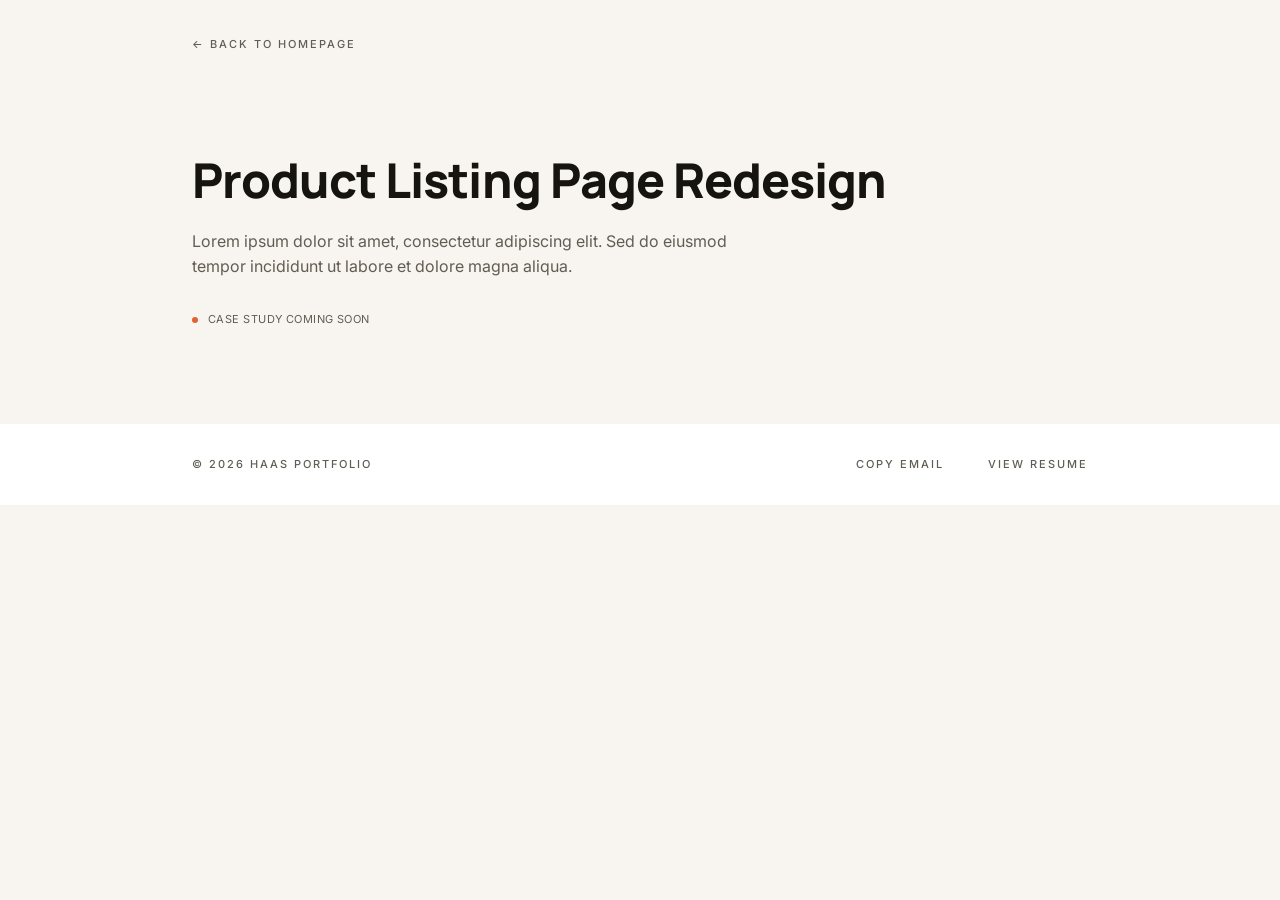
<file: news-events/index.html>
<!doctype html>
<html lang="en">
<head>
<meta charset="utf-8" />
<meta name="viewport" content="width=device-width,initial-scale=1" />
<title>Product Listing Page Redesign — Hasan Tanveer Ahmad</title>
<link rel="preconnect" href="https://fonts.googleapis.com">
<link rel="preconnect" href="https://fonts.gstatic.com" crossorigin>
<link href="https://fonts.googleapis.com/css2?family=Manrope:wght@400;500;600;700;800&display=swap" rel="stylesheet">
<link href="https://fonts.googleapis.com/css2?family=Inter:wght@400;500;600;700&display=swap" rel="stylesheet">
<style>
  :root {
    --bg: #F8F5F0;
    --ink: #16140F;
    --ink-2: #2A2823;
    --muted: #615D54;
    --line: #E7E3DC;
    --chip: #F0EDE6;
    --accent: #E2622F;
  }
  * { box-sizing: border-box; }
  html, body { margin: 0; padding: 0; }
  body {
    background: var(--bg);
    color: var(--ink);
    font-family: 'Inter', system-ui, -apple-system, Helvetica, Arial, sans-serif;
    font-size: 14px;
    line-height: 1.55;
    -webkit-font-smoothing: antialiased;
    text-rendering: optimizeLegibility;
    min-height: 100vh;
  }
  .page {
    max-width: 1024px;
    width: 100%;
    margin: 0 auto;
    padding: 28px 64px 56px;
    }
  .nav {
    display: flex;
    align-items: center;
    justify-content: space-between;
    padding: 8px 0 22px;
  }
  .brand {
    font-family: 'Manrope', sans-serif;
    font-weight: 800;
    font-size: 16px;
    letter-spacing: -0.01em;
    color: var(--ink);
    text-decoration: none;
  }
  .back-link {
    font-family: 'Inter', system-ui, sans-serif;
    font-size: 11px;
    font-weight: 500;
    letter-spacing: 0.18em;
    color: var(--muted);
    text-decoration: none;
    text-transform: uppercase;
    transition: color .15s ease;
  }
  .back-link:hover { color: var(--accent); }

  .stage {
    display: flex;
    flex-direction: column;
    justify-content: center;
    align-items: flex-start;
    padding: 80px 0 40px;
    gap: 24px;
  }
  .chip {
    display: inline-block;
    background: var(--chip);
    color: var(--ink-2);
    font-size: 10px;
    letter-spacing: 0.08em;
    padding: 6px 10px;
    border-radius: 999px;
    text-transform: uppercase;
  }
  h1 {
    font-family: 'Manrope', sans-serif;
    font-weight: 800;
    font-size: 48px;
    line-height: 1.05;
    letter-spacing: -0.02em;
    margin: 0;
    max-width: 780px;
  }
  .teaser {
    color: var(--muted);
    font-size: 16px;
    line-height: 1.55;
    max-width: 540px;
    margin: 0;
  }
  .status {
    display: flex;
    align-items: center;
    gap: 10px;
    font-size: 11px;
    letter-spacing: 0.04em;
    color: var(--muted);
    text-transform: uppercase;
    margin-top: 8px;
  }
  .dot {
    width: 6px;
    height: 6px;
    border-radius: 50%;
    background: var(--accent);
  }
@media (max-width: 720px) {
    .page { padding: 24px 24px 40px; }
    h1 { font-size: 44px; }
    .stage { padding: 48px 0 32px; }
  }

  /* ---------- Footer (matches homepage) ---------- */
  .site-footer {
    width: 100vw;
    margin-left: calc(50% - 50vw);
    border-top: 0;
    padding: 32px 0;
    background: #FFFFFF;
  }
  .site-footer__inner {
    max-width: 1024px;
    margin: 0 auto;
    padding: 0 64px;
    display: flex;
    align-items: center;
    justify-content: space-between;
    gap: 24px;
  }
  .site-footer__copy {
    font-size: 11px;
    font-weight: 500;
    letter-spacing: 0.18em;
    color: var(--muted);
    text-transform: uppercase;
  }
  .site-footer__links {
    display: flex;
    gap: 44px;
  }
  .site-footer__links a {
    font-size: 11px;
    font-weight: 500;
    letter-spacing: 0.18em;
    color: var(--muted);
    text-decoration: none;
    text-transform: uppercase;
    transition: color .15s ease;
  }
  .site-footer__links a:hover {
    text-decoration: underline;
    text-underline-offset: 3px;
  }

  @media (max-width: 640px) {
    .site-footer__inner {
      flex-direction: column;
      gap: 16px;
      align-items: flex-start;
      padding: 0 clamp(16px, 5vw, 28px);
    }
    .site-footer__links {
      gap: 18px;
      flex-wrap: wrap;
    }
  }

</style>
</head>
<body>
  <div class="page">
    <nav class="nav">
      <a class="back-link" href="../index.html">← Back to Homepage</a>
    </nav>

    <main class="stage">
      <h1>Product Listing Page Redesign</h1>
      <p class="teaser">Lorem ipsum dolor sit amet, consectetur adipiscing elit. Sed do eiusmod tempor incididunt ut labore et dolore magna aliqua.</p>
      <div class="status"><span class="dot"></span> Case study coming soon</div>
    </main>
  </div>
    <footer class="site-footer">
      <div class="site-footer__inner">
        <span class="site-footer__copy">© 2026 HAAS PORTFOLIO</span>
        <nav class="site-footer__links">
          <a href="#">Copy email</a>
          <a href="../case-study-2/index.html">View Resume</a>
        </nav>
      </div>
    </footer>
</body>
</html>
</file>
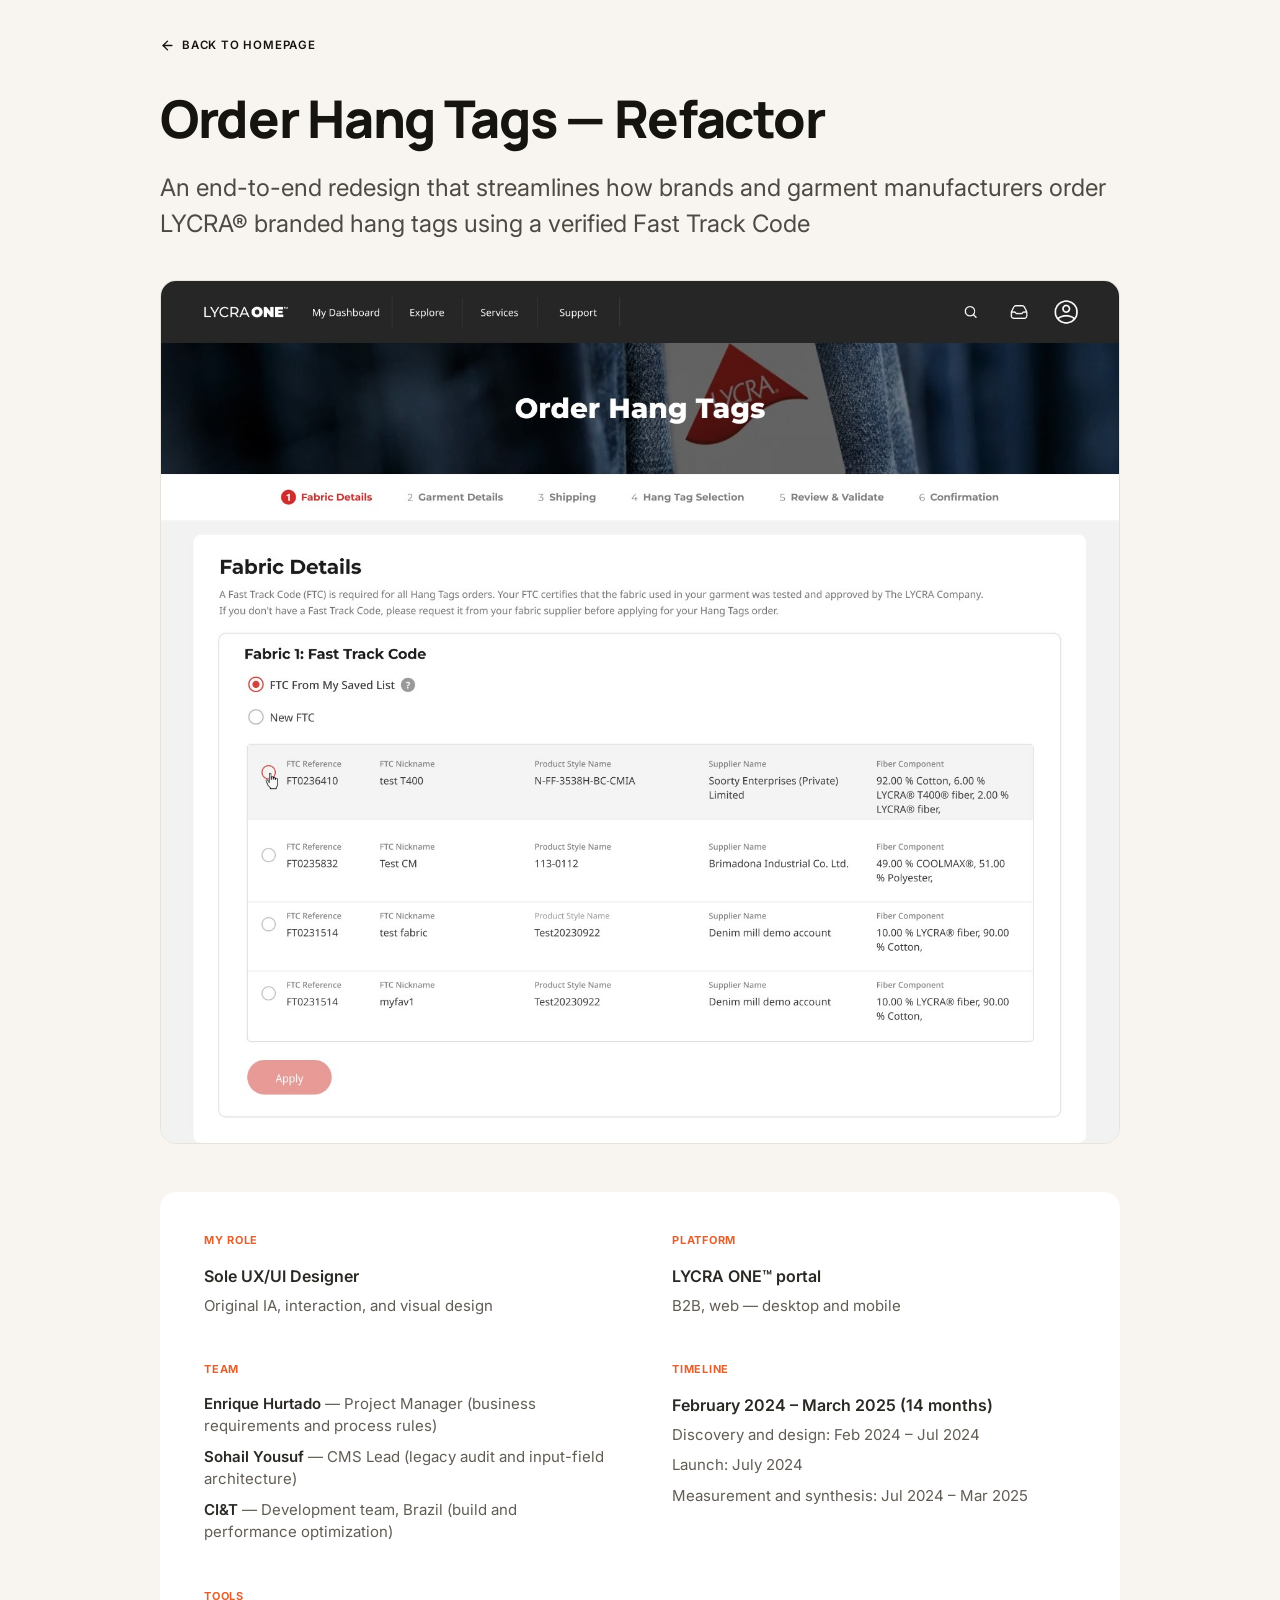
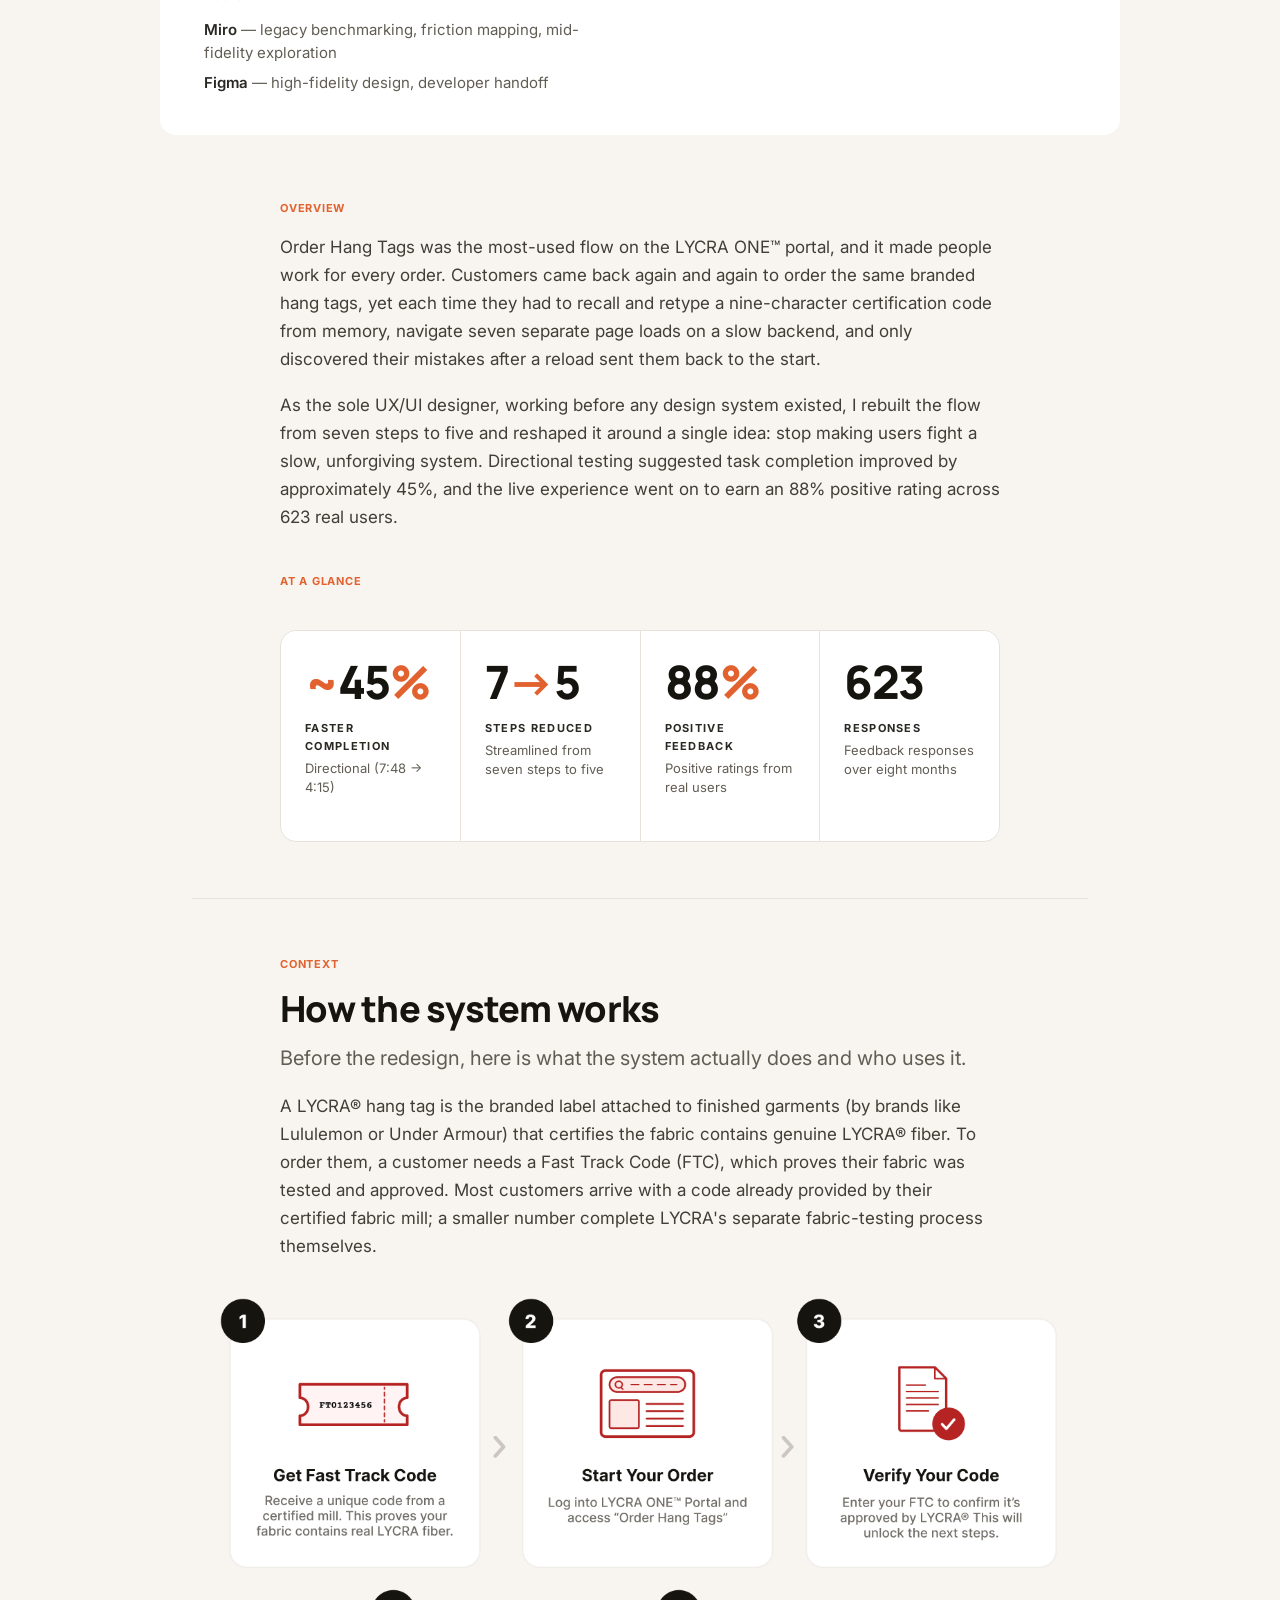
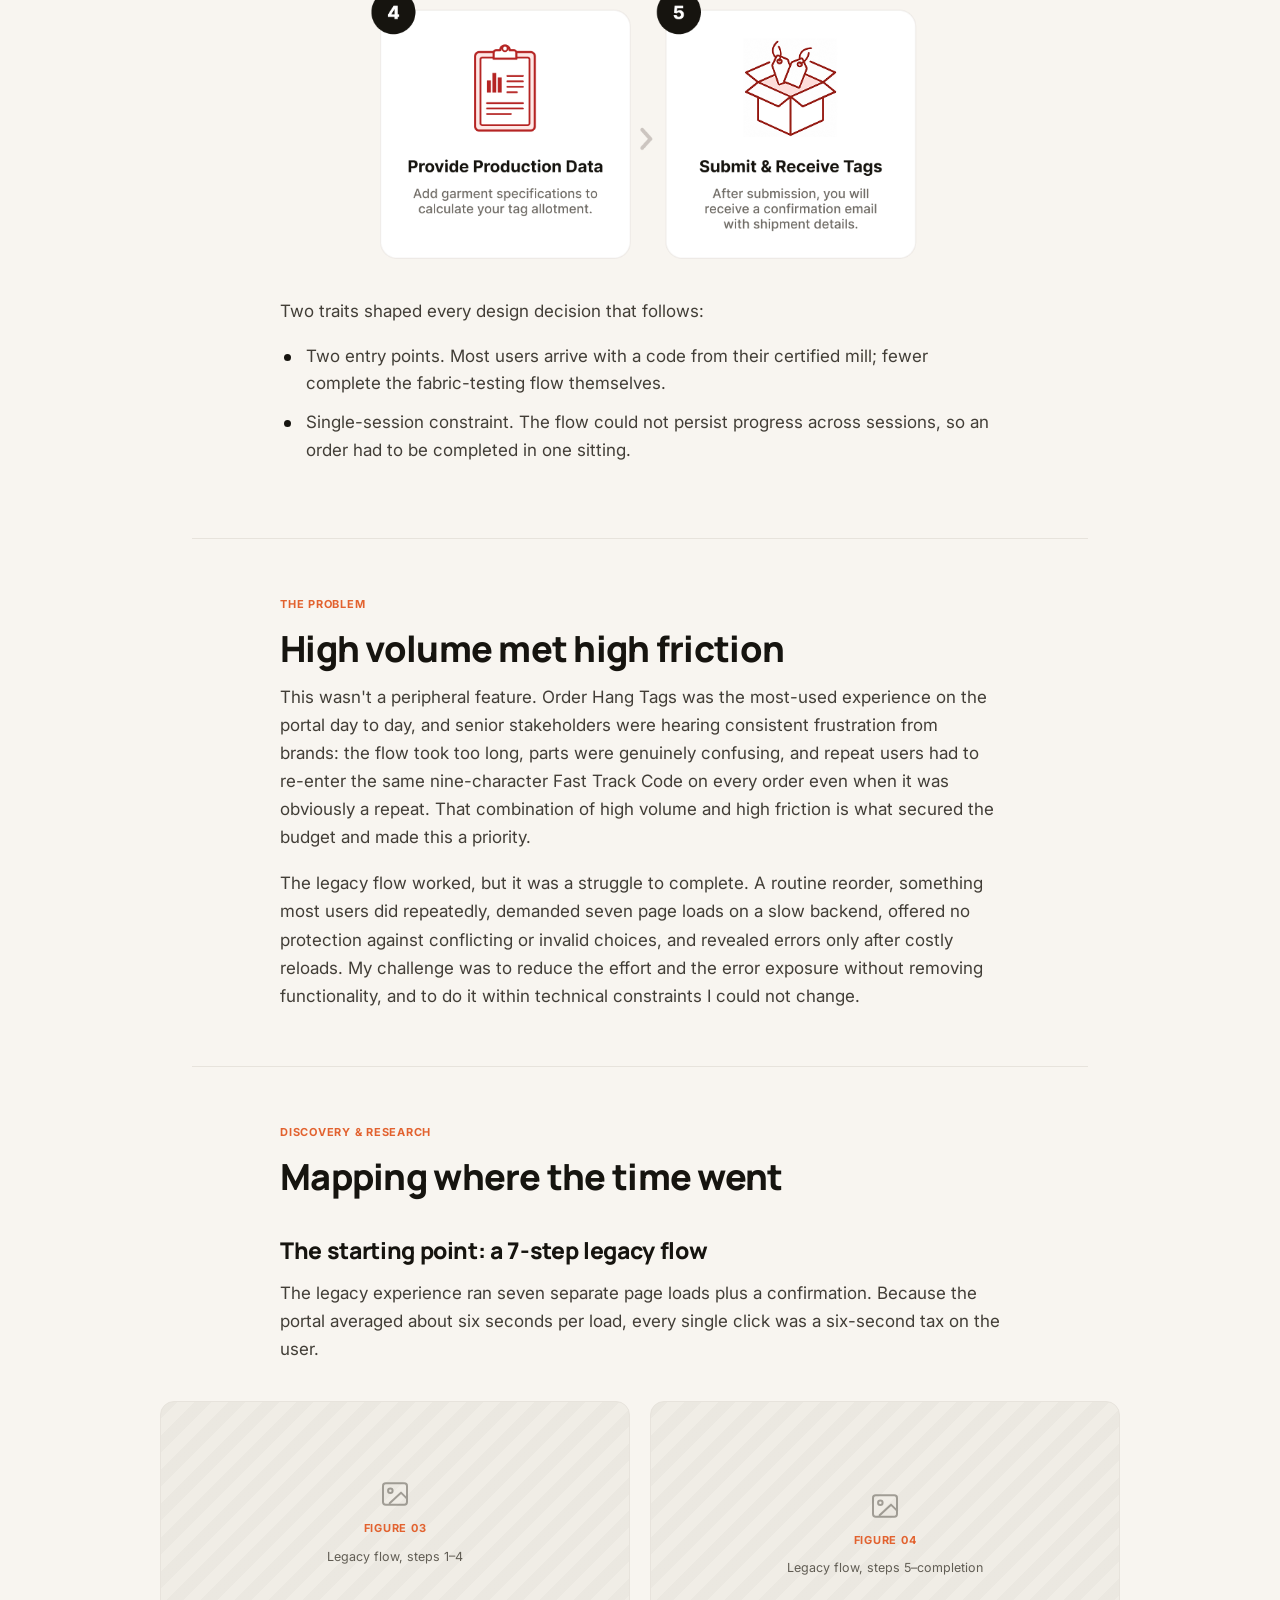
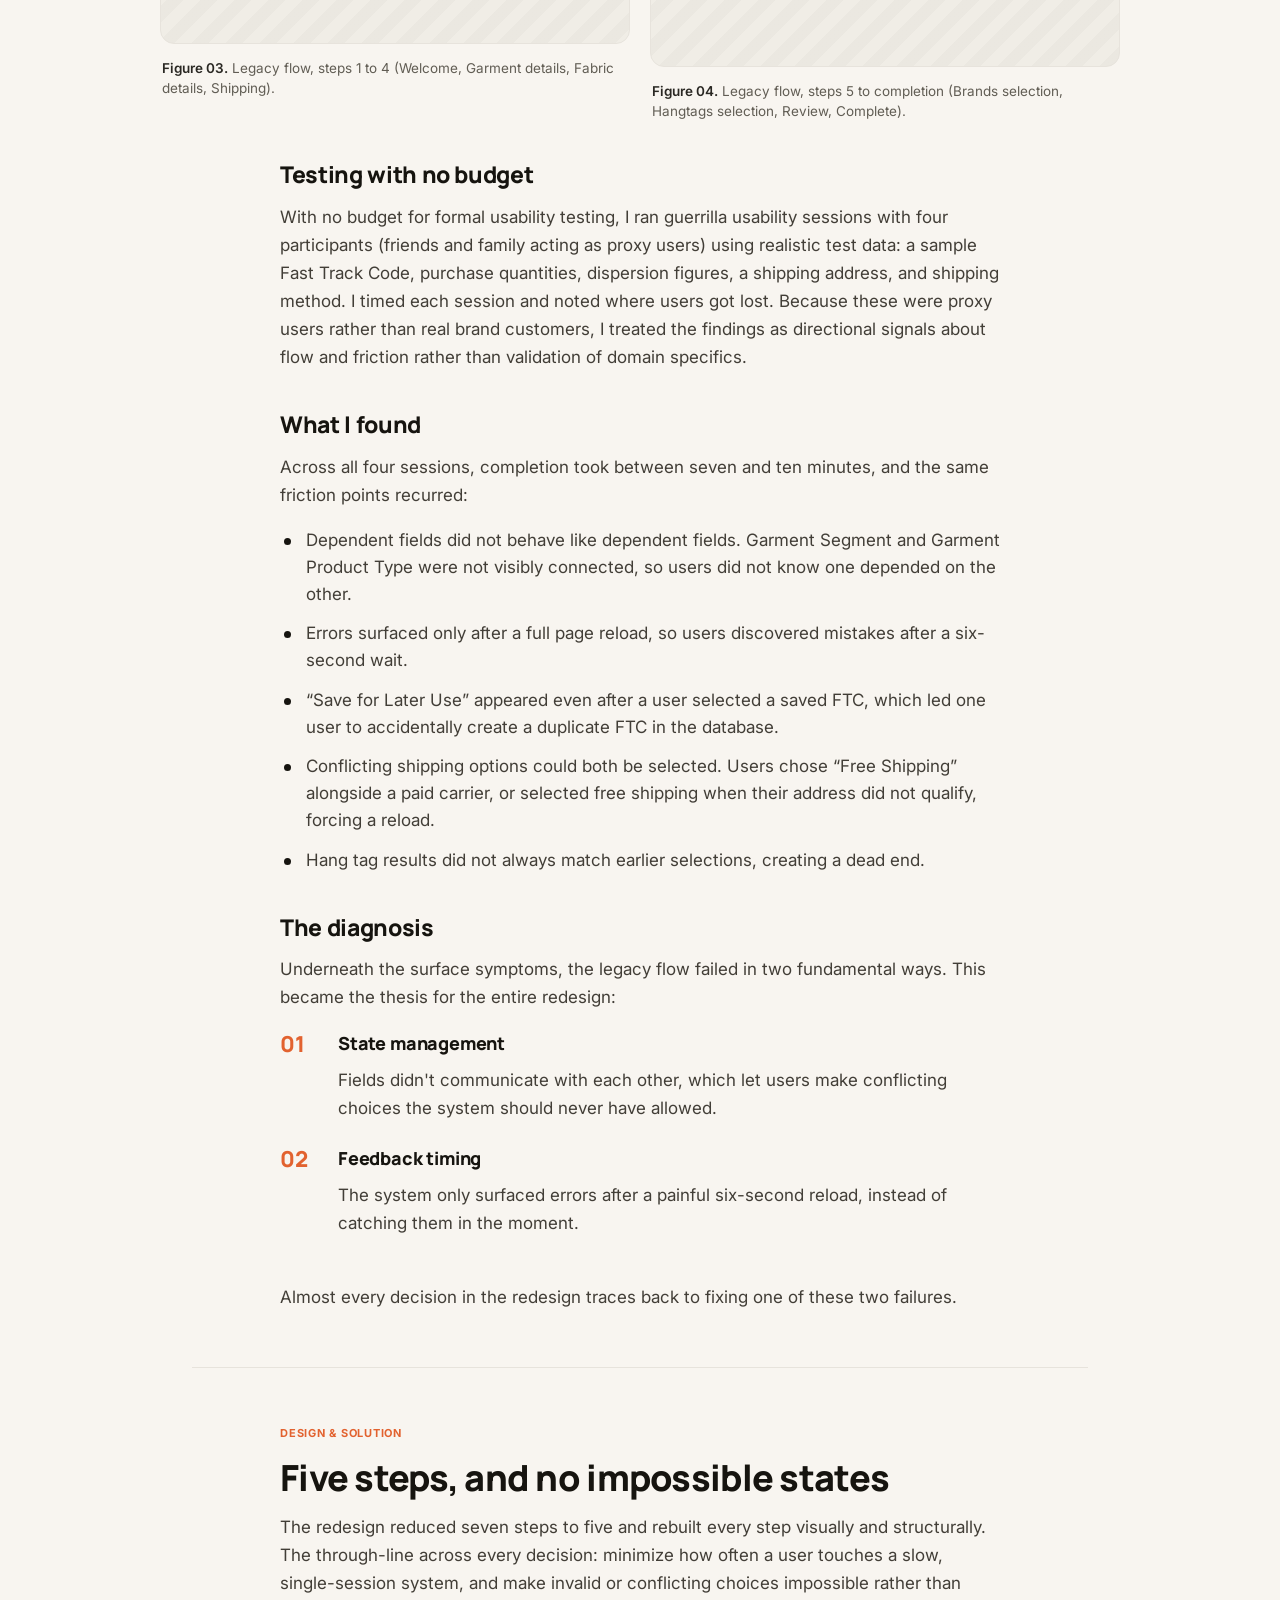
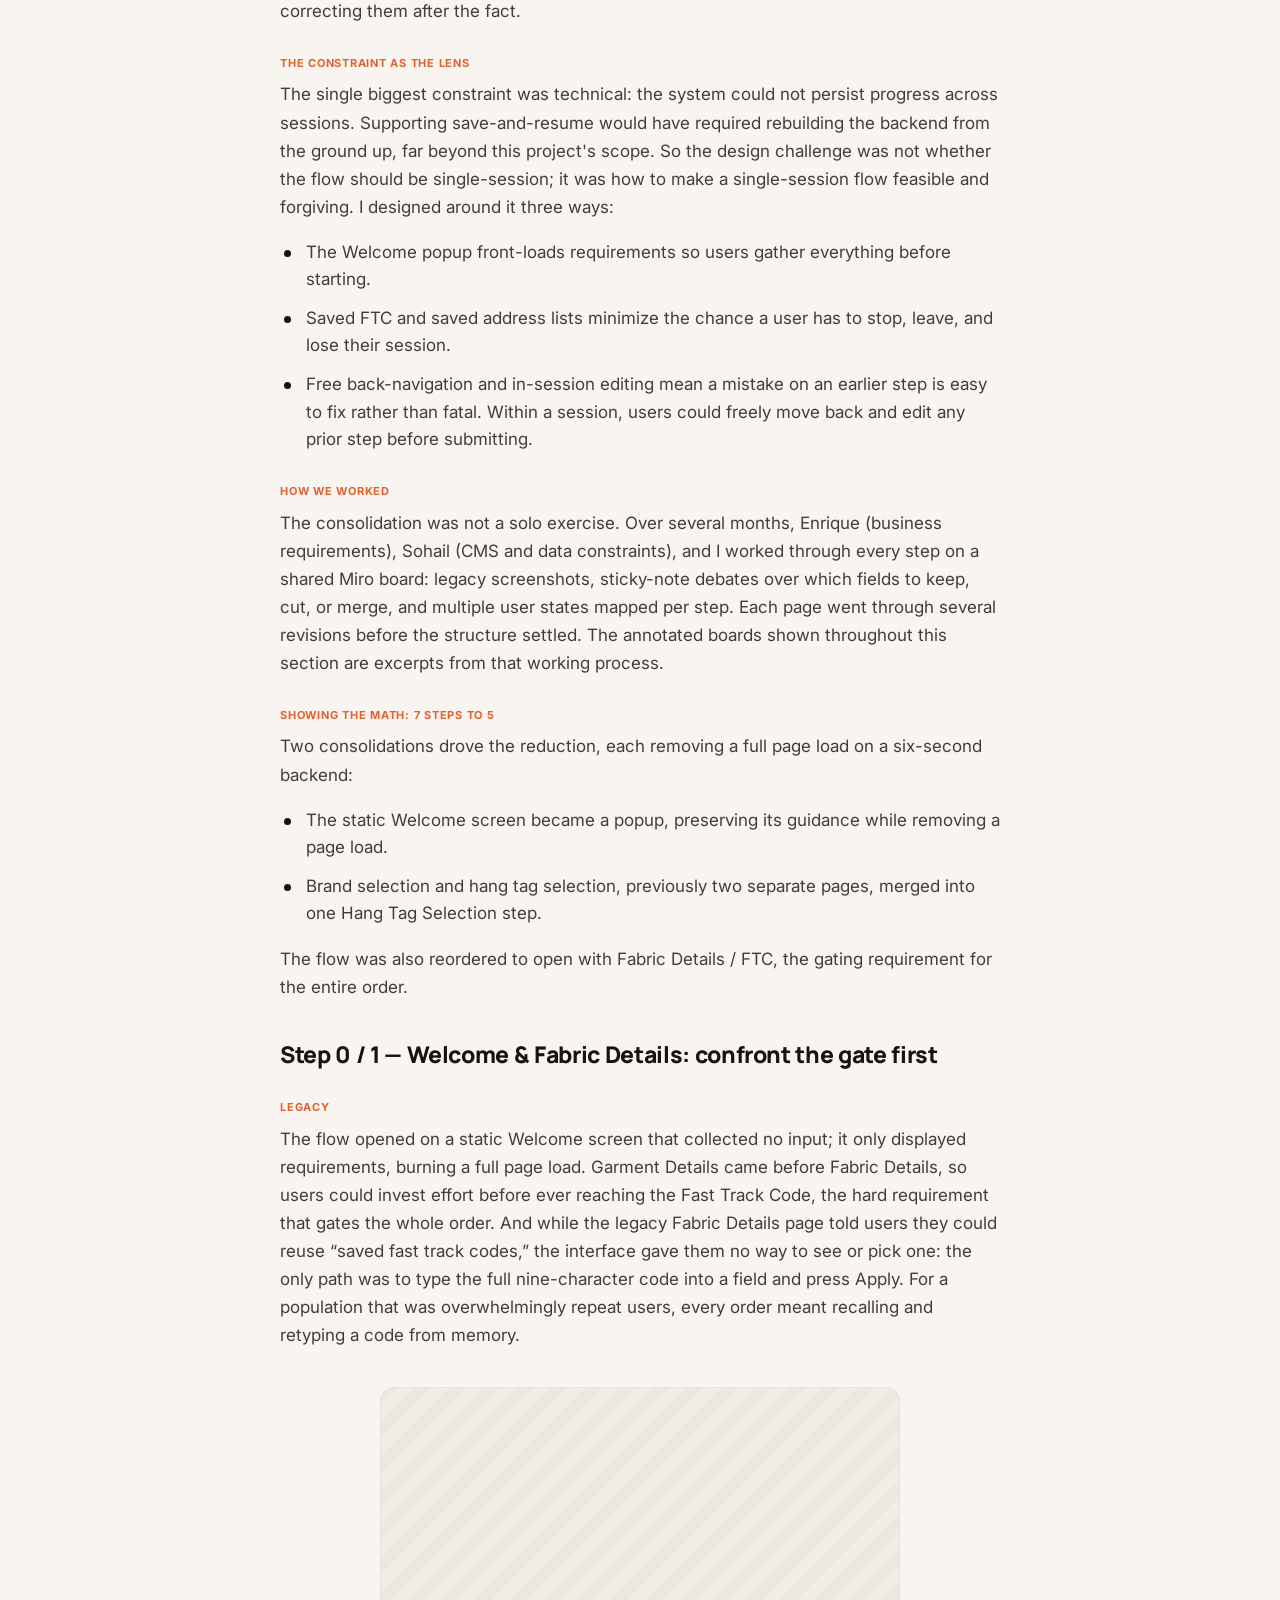
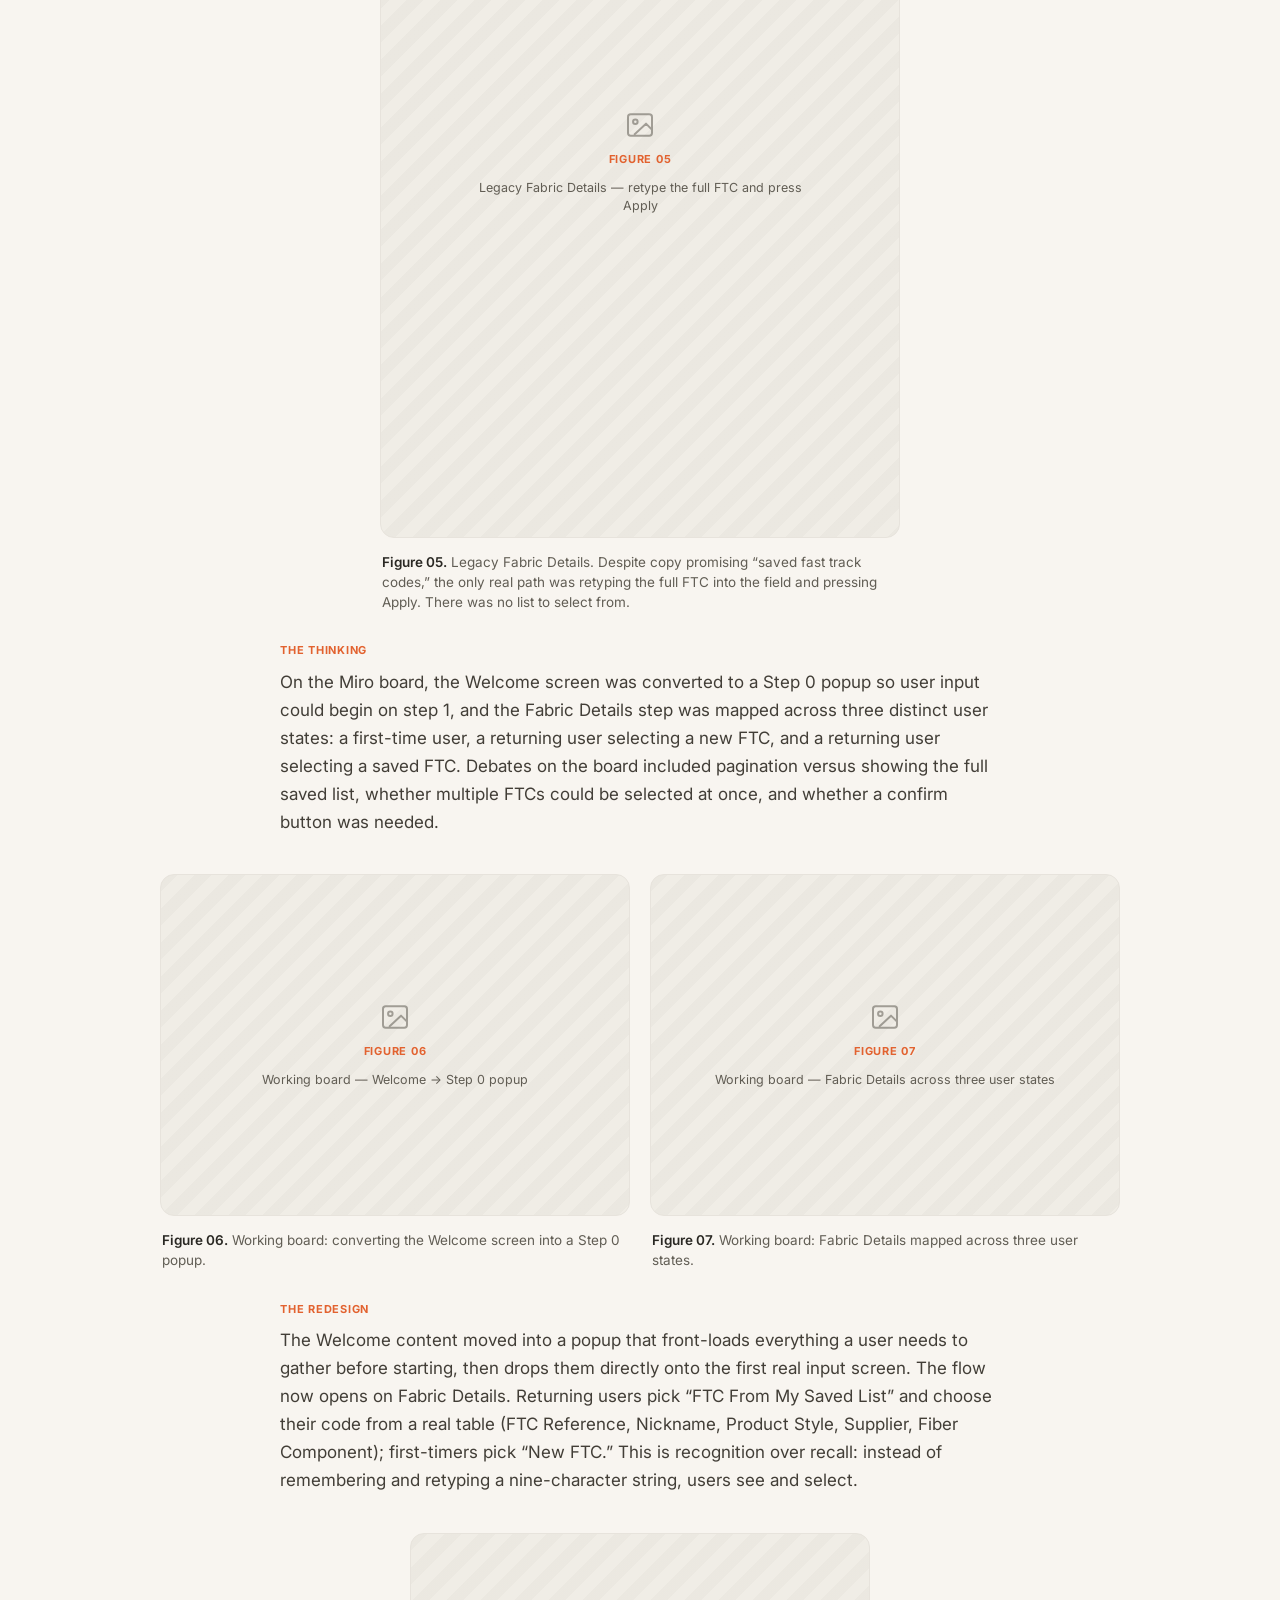
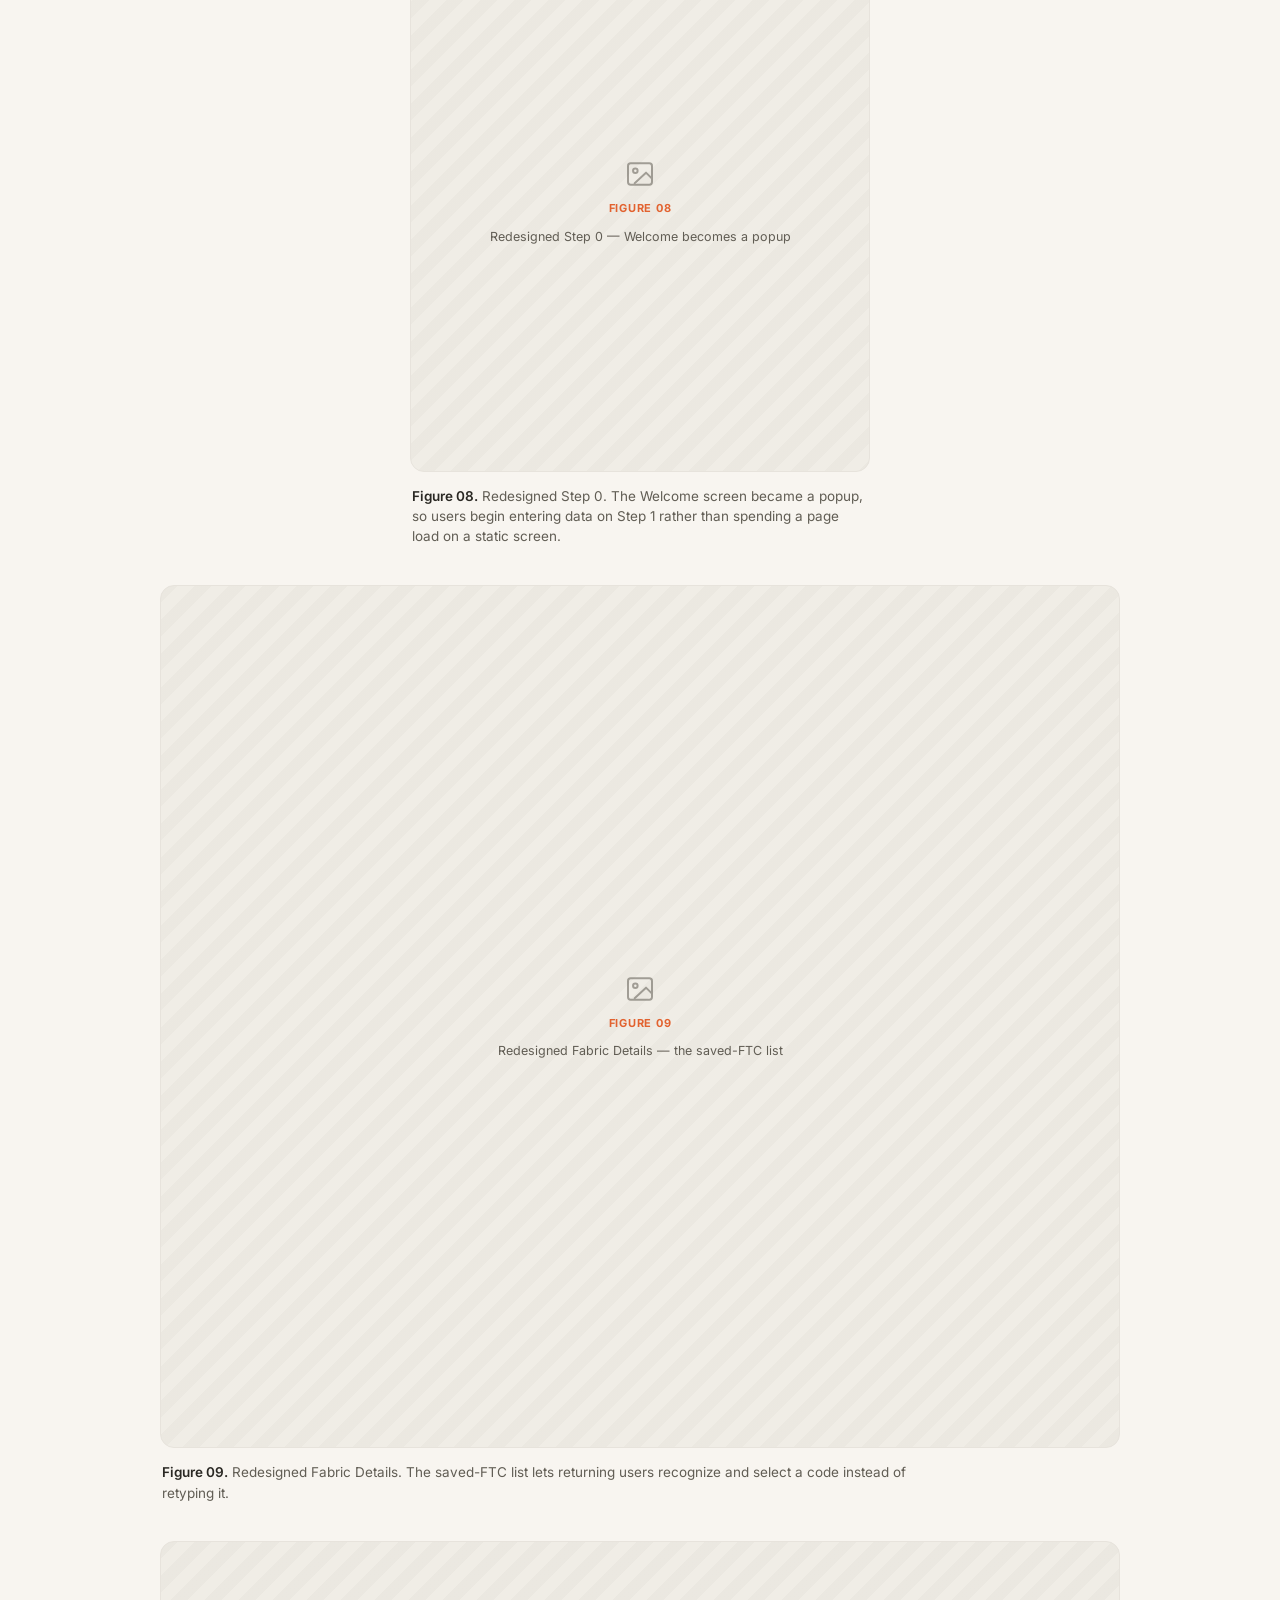
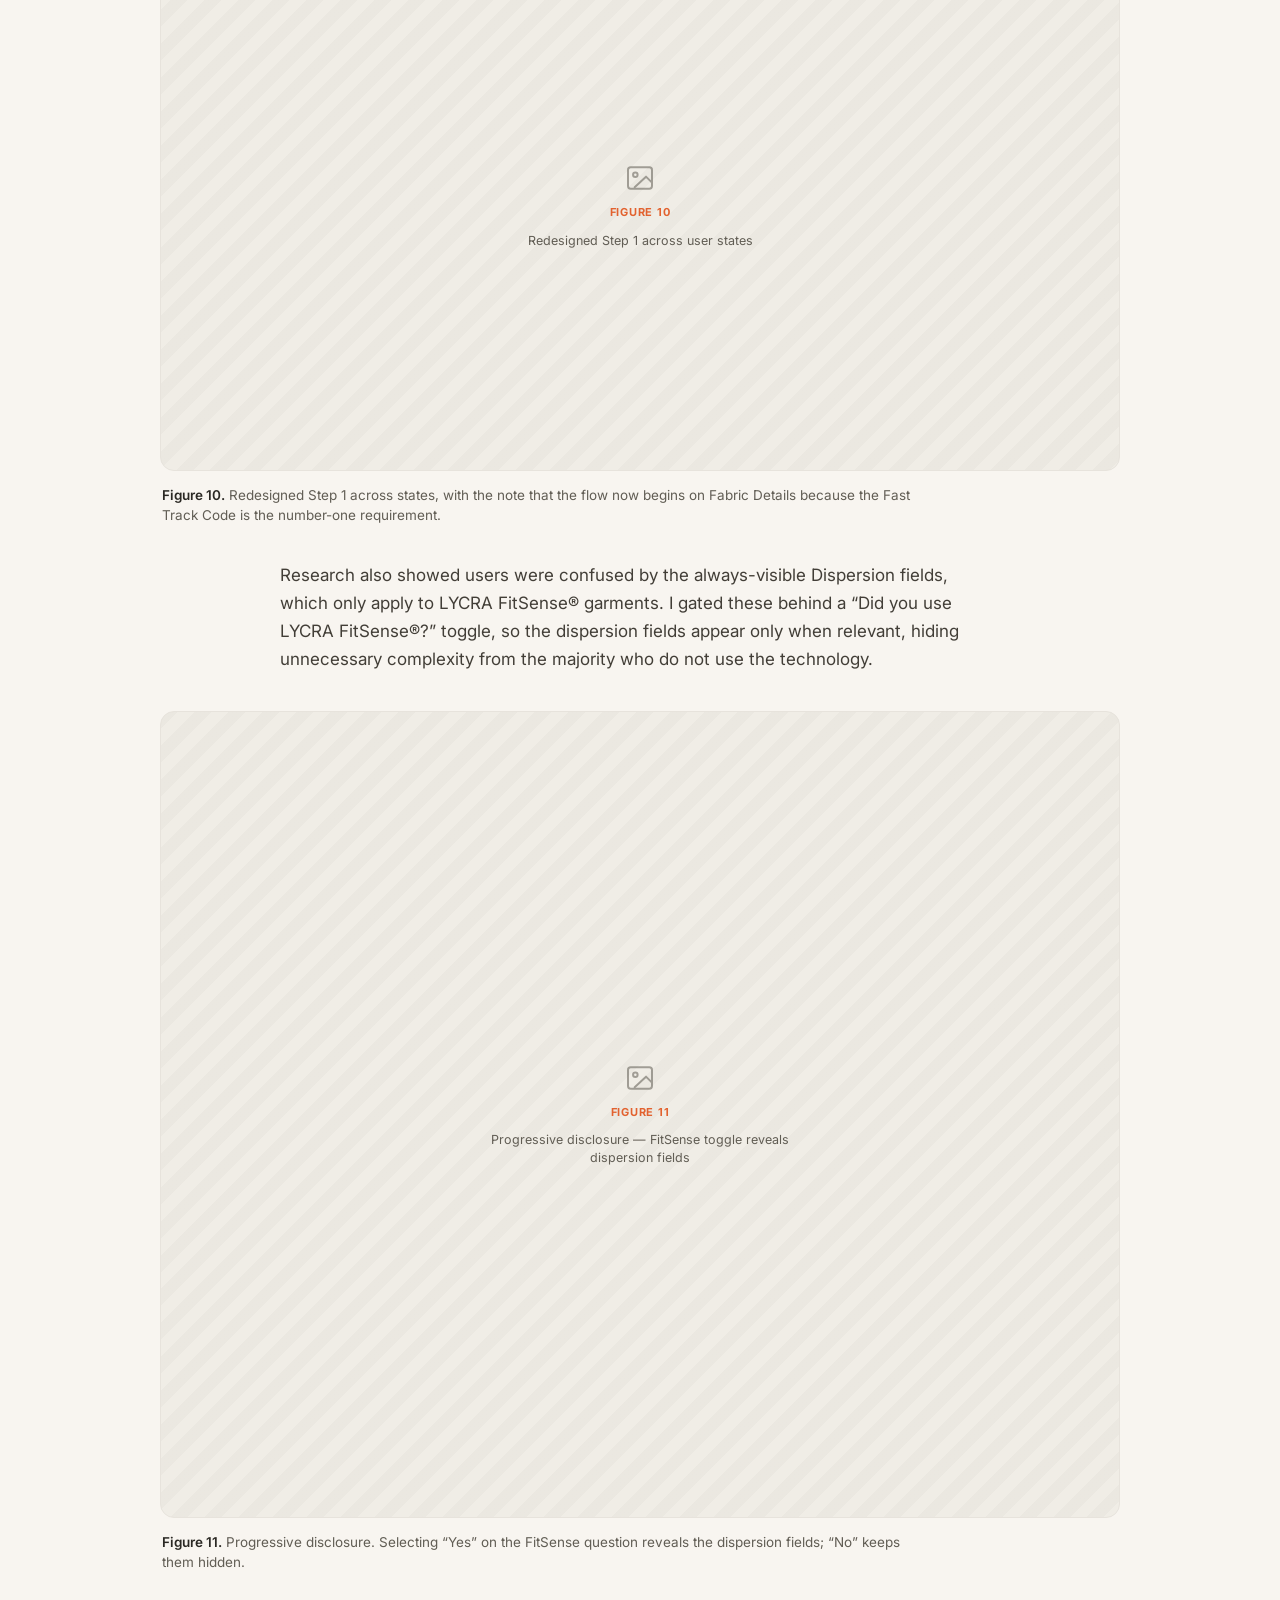
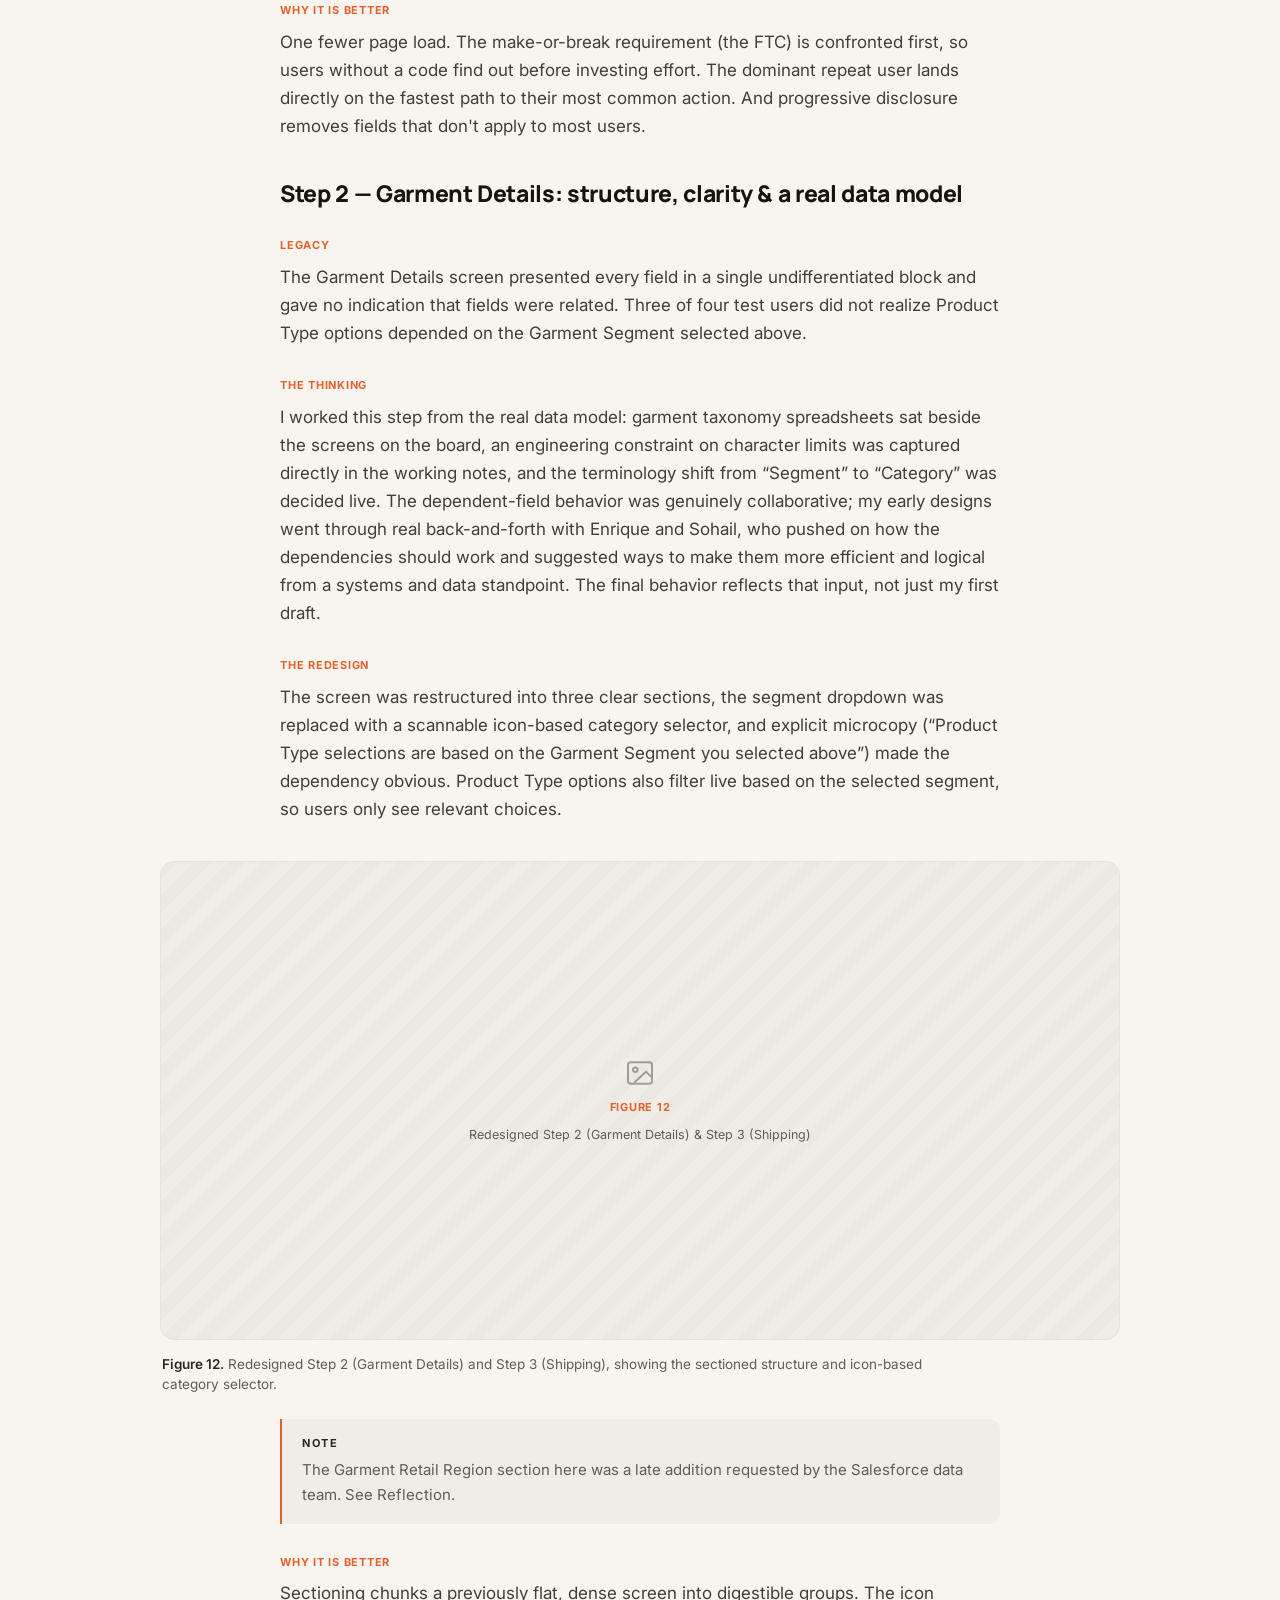
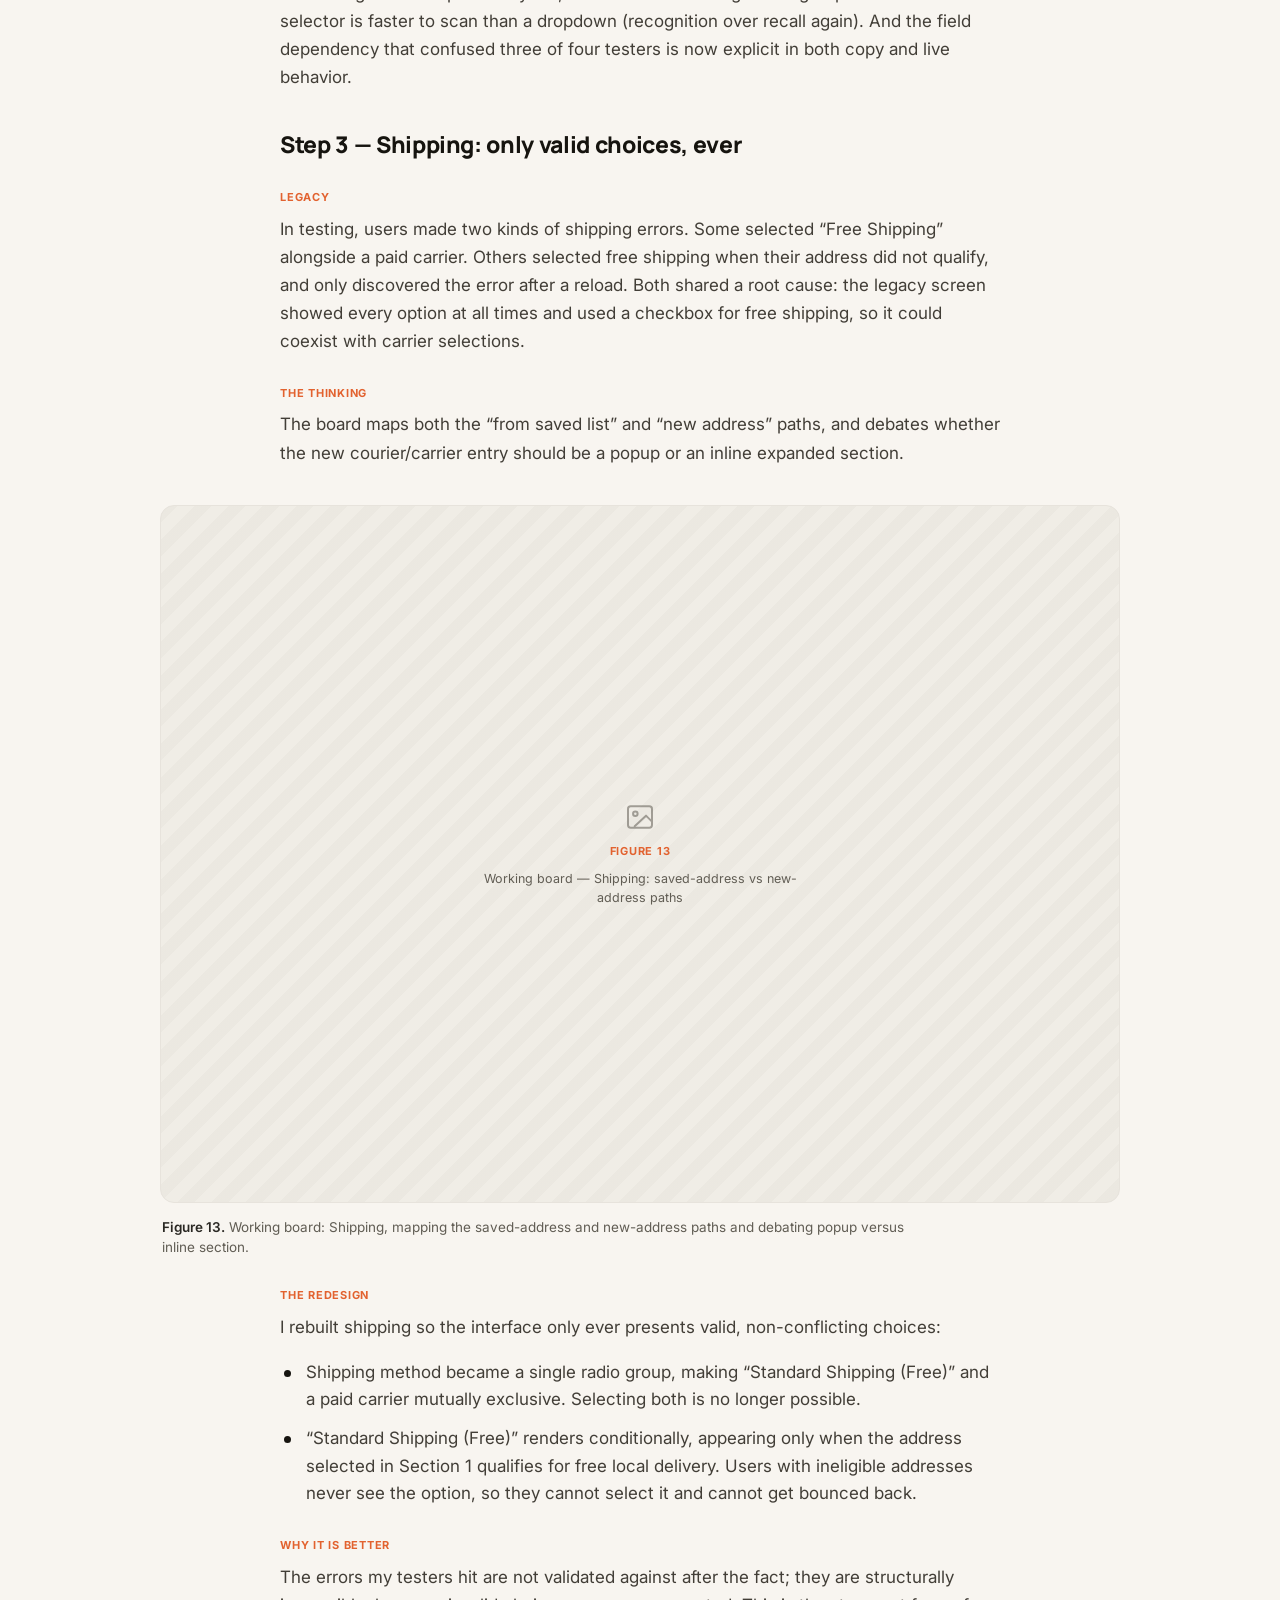
<file: order-hang-tags/index.html>
<!doctype html>
<html lang="en">
<head>
<meta charset="utf-8" />
<meta name="viewport" content="width=device-width,initial-scale=1" />
<title>Order Hang Tags Refactor — Hasan Tanveer Ahmad</title>
<link rel="preconnect" href="https://fonts.googleapis.com">
<link rel="preconnect" href="https://fonts.gstatic.com" crossorigin>
<link href="https://fonts.googleapis.com/css2?family=Manrope:wght@400;500;600;700;800&display=swap" rel="stylesheet">
<link href="https://fonts.googleapis.com/css2?family=Inter:wght@400;500;600;700&display=swap" rel="stylesheet">
<link rel="stylesheet" href="case-study.css" />
</head>
<body>
<div class="page">

  <nav class="nav">
    <div class="nav-inner">
      <a class="back-link" href="../index.html">
        <span class="back-link__icon" aria-hidden="true">
          <svg width="15" height="15" viewBox="0 0 24 24" fill="none" stroke="currentColor" stroke-width="2.2" stroke-linecap="round" stroke-linejoin="round"><path d="M19 12H5"/><path d="M12 19l-7-7 7-7"/></svg>
        </span>
        <span class="back-link__label" style="letter-spacing: 0.8px">Back to Homepage</span>
      </a>
    </div>
  </nav>

  <!-- ============ HERO ============ -->
  <header class="hero">
    <div class="hero-inner">
      <h1 style="font-size: 52px">Order Hang Tags — Refactor</h1>
      <p class="deck" style="font-weight: 400; line-height: 1.5; color: rgb(78, 74, 67); font-size: 24px">An end-to-end redesign that streamlines how brands and garment manufacturers order LYCRA® branded hang tags using a verified Fast Track Code</p>

      <figure class="fig herofig fig-bleed" id="fig-1" data-fig="1">
      <img class="fig__img" src="assets/fig-01-hero.jpg" alt="Redesigned Order Hang Tags — Fabric Details screen with the saved Fast Track Code list" />
      </figure>

      <div class="meta">
        <div class="meta__col">
          <div class="meta__item">
            <span class="meta__label" style="letter-spacing: 0.7px">My Role</span>
            <p class="meta__title">Sole UX/UI Designer</p>
            <div class="meta__body">
              <p>Original IA, interaction, and visual design</p>
            </div>
          </div>
          <div class="meta__item">
            <span class="meta__label">Team</span>
            <div class="meta__body">
              <p><strong>Enrique Hurtado</strong> — Project Manager (business requirements and process rules)</p>
              <p><strong>Sohail Yousuf</strong> — CMS Lead (legacy audit and input-field architecture)</p>
              <p><strong>CI&amp;T</strong> — Development team, Brazil (build and performance optimization)</p>
            </div>
          </div>
          <div class="meta__item">
            <span class="meta__label">Tools</span>
            <div class="meta__body">
              <p><strong>Miro</strong> — legacy benchmarking, friction mapping, mid-fidelity exploration</p>
              <p><strong>Figma</strong> — high-fidelity design, developer handoff</p>
            </div>
          </div>
        </div>
        <div class="meta__col">
          <div class="meta__item">
            <span class="meta__label">Platform</span>
            <p class="meta__title">LYCRA ONE™ portal</p>
            <div class="meta__body">
              <p>B2B, web — desktop and mobile</p>
            </div>
          </div>
          <div class="meta__item">
            <span class="meta__label">Timeline</span>
            <p class="meta__title">February 2024 – March 2025 (14 months)</p>
            <div class="meta__body">
              <p>Discovery and design: Feb 2024 – Jul 2024</p>
              <p>Launch: July 2024</p>
              <p>Measurement and synthesis: Jul 2024 – Mar 2025</p>
            </div>
          </div>
        </div>
      </div>
    </div>
  </header>

  <!-- ============ OVERVIEW ============ -->
  <section class="section">
    <div class="wrap">
      <p class="section-kicker">Overview</p>
      <p>Order Hang Tags was the most-used flow on the LYCRA ONE™ portal, and it made people work for every order. Customers came back again and again to order the same branded hang tags, yet each time they had to recall and retype a nine-character certification code from memory, navigate seven separate page loads on a slow backend, and only discovered their mistakes after a reload sent them back to the start.</p>
      <p>As the sole UX/UI designer, working before any design system existed, I rebuilt the flow from seven steps to five and reshaped it around a single idea: stop making users fight a slow, unforgiving system. Directional testing suggested task completion improved by approximately 45%, and the live experience went on to earn an 88% positive rating across 623 real users.</p>

      <p class="section-kicker" style="margin-top:40px;">At a glance</p>
    </div>

    <div class="wrap">
      <div class="stats">
        <div class="stat">
          <div class="stat__num"><span class="unit">~</span>45<span class="unit">%</span></div>
          <p class="stat__label">Faster completion</p>
          <p class="stat__sub">Directional (7:48 → 4:15)</p>
        </div>
        <div class="stat">
          <div class="stat__num">7<span class="unit">→</span>5</div>
          <p class="stat__label">Steps reduced</p>
          <p class="stat__sub">Streamlined from seven steps to five</p>
        </div>
        <div class="stat">
          <div class="stat__num">88<span class="unit">%</span></div>
          <p class="stat__label">Positive feedback</p>
          <p class="stat__sub">Positive ratings from real users</p>
        </div>
        <div class="stat">
          <div class="stat__num">623</div>
          <p class="stat__label">Responses</p>
          <p class="stat__sub">Feedback responses over eight months</p>
        </div>
      </div>
    </div>
  </section>

  <!-- ============ HOW THE SYSTEM WORKS ============ -->
  <section class="section">
    <div class="wrap">
      <p class="section-kicker">Context</p>
      <h2 class="h2">How the system works</h2>
      <p class="lead">Before the redesign, here is what the system actually does and who uses it.</p>
      <p>A LYCRA® hang tag is the branded label attached to finished garments (by brands like Lululemon or Under Armour) that certifies the fabric contains genuine LYCRA® fiber. To order them, a customer needs a Fast Track Code (FTC), which proves their fabric was tested and approved. Most customers arrive with a code already provided by their certified fabric mill; a smaller number complete LYCRA's separate fabric-testing process themselves.</p>
    </div>

    <figure class="fig fig-bleed" id="fig-2" data-fig="2">
      <img class="fig__img" src="assets/fig-02-process.png" alt="Five-step process — Get Fast Track Code, Start Your Order, Verify Your Code, Provide Production Data, Submit & Receive Tags" style="border:none;border-radius:0;max-width:840px;margin:0 auto;" />
    </figure>

    <div class="wrap">
      <p style="margin-top:36px;">Two traits shaped every design decision that follows:</p>
      <ul class="list">
        <li>Two entry points. Most users arrive with a code from their certified mill; fewer complete the fabric-testing flow themselves.</li>
        <li>Single-session constraint. The flow could not persist progress across sessions, so an order had to be completed in one sitting.</li>
      </ul>

    </div>
  </section>

  <!-- ============ THE PROBLEM ============ -->
  <section class="section">
    <div class="wrap">
      <p class="section-kicker">The problem</p>
      <h2 class="h2">High volume met high friction</h2>
      <p>This wasn't a peripheral feature. Order Hang Tags was the most-used experience on the portal day to day, and senior stakeholders were hearing consistent frustration from brands: the flow took too long, parts were genuinely confusing, and repeat users had to re-enter the same nine-character Fast Track Code on every order even when it was obviously a repeat. That combination of high volume and high friction is what secured the budget and made this a priority.</p>
      <p>The legacy flow worked, but it was a struggle to complete. A routine reorder, something most users did repeatedly, demanded seven page loads on a slow backend, offered no protection against conflicting or invalid choices, and revealed errors only after costly reloads. My challenge was to reduce the effort and the error exposure without removing functionality, and to do it within technical constraints I could not change.</p>
    </div>
  </section>

  <!-- ============ DISCOVERY & RESEARCH ============ -->
  <section class="section">
    <div class="wrap">
      <p class="section-kicker">Discovery &amp; research</p>
      <h2 class="h2">Mapping where the time went</h2>

      <h3 class="h3">The starting point: a 7-step legacy flow</h3>
      <p>The legacy experience ran seven separate page loads plus a confirmation. Because the portal averaged about six seconds per load, every single click was a six-second tax on the user.</p>
    </div>

    <div class="fig-bleed">
      <div class="fig-row">
        <figure class="fig" id="fig-3" data-fig="3">
          <div class="fig__ph" style="aspect-ratio: 1622 / 838;">
            <div class="fig__ph-inner">
              <span class="fig__glyph"></span>
              <div class="fig__tag">Figure 03</div>
              <div class="fig__hint">Legacy flow, steps 1–4</div>
            </div>
          </div>
          <figcaption class="figcap"><b>Figure 03.</b> Legacy flow, steps 1 to 4 (Welcome, Garment details, Fabric details, Shipping).</figcaption>
        </figure>
        <figure class="fig" id="fig-4" data-fig="4">
          <div class="fig__ph" style="aspect-ratio: 1300 / 735;">
            <div class="fig__ph-inner">
              <span class="fig__glyph"></span>
              <div class="fig__tag">Figure 04</div>
              <div class="fig__hint">Legacy flow, steps 5–completion</div>
            </div>
          </div>
          <figcaption class="figcap"><b>Figure 04.</b> Legacy flow, steps 5 to completion (Brands selection, Hangtags selection, Review, Complete).</figcaption>
        </figure>
      </div>
    </div>

    <div class="wrap">
      <h3 class="h3">Testing with no budget</h3>
      <p>With no budget for formal usability testing, I ran guerrilla usability sessions with four participants (friends and family acting as proxy users) using realistic test data: a sample Fast Track Code, purchase quantities, dispersion figures, a shipping address, and shipping method. I timed each session and noted where users got lost. Because these were proxy users rather than real brand customers, I treated the findings as directional signals about flow and friction rather than validation of domain specifics.</p>

      <h3 class="h3">What I found</h3>
      <p>Across all four sessions, completion took between seven and ten minutes, and the same friction points recurred:</p>
      <ul class="list">
        <li>Dependent fields did not behave like dependent fields. Garment Segment and Garment Product Type were not visibly connected, so users did not know one depended on the other.</li>
        <li>Errors surfaced only after a full page reload, so users discovered mistakes after a six-second wait.</li>
        <li>“Save for Later Use” appeared even after a user selected a saved FTC, which led one user to accidentally create a duplicate FTC in the database.</li>
        <li>Conflicting shipping options could both be selected. Users chose “Free Shipping” alongside a paid carrier, or selected free shipping when their address did not qualify, forcing a reload.</li>
        <li>Hang tag results did not always match earlier selections, creating a dead end.</li>
      </ul>

      <h3 class="h3">The diagnosis</h3>
      <p>Underneath the surface symptoms, the legacy flow failed in two fundamental ways. This became the thesis for the entire redesign:</p>
      <ol class="numlist">
        <li>
          <h4>State management</h4>
          <p>Fields didn't communicate with each other, which let users make conflicting choices the system should never have allowed.</p>
        </li>
        <li>
          <h4>Feedback timing</h4>
          <p>The system only surfaced errors after a painful six-second reload, instead of catching them in the moment.</p>
        </li>
      </ol>
      <p style="margin-top:24px;">Almost every decision in the redesign traces back to fixing one of these two failures.</p>
    </div>
  </section>

  <!-- ============ DESIGN & SOLUTION ============ -->
  <section class="section">
    <div class="wrap">
      <p class="section-kicker">Design &amp; solution</p>
      <h2 class="h2">Five steps, and no impossible states</h2>
      <p>The redesign reduced seven steps to five and rebuilt every step visually and structurally. The through-line across every decision: minimize how often a user touches a slow, single-session system, and make invalid or conflicting choices impossible rather than correcting them after the fact.</p>

      <span class="microlabel">The constraint as the lens</span>
      <p>The single biggest constraint was technical: the system could not persist progress across sessions. Supporting save-and-resume would have required rebuilding the backend from the ground up, far beyond this project's scope. So the design challenge was not whether the flow should be single-session; it was how to make a single-session flow feasible and forgiving. I designed around it three ways:</p>
      <ul class="list">
        <li>The Welcome popup front-loads requirements so users gather everything before starting.</li>
        <li>Saved FTC and saved address lists minimize the chance a user has to stop, leave, and lose their session.</li>
        <li>Free back-navigation and in-session editing mean a mistake on an earlier step is easy to fix rather than fatal. Within a session, users could freely move back and edit any prior step before submitting.</li>
      </ul>

      <span class="microlabel">How we worked</span>
      <p>The consolidation was not a solo exercise. Over several months, Enrique (business requirements), Sohail (CMS and data constraints), and I worked through every step on a shared Miro board: legacy screenshots, sticky-note debates over which fields to keep, cut, or merge, and multiple user states mapped per step. Each page went through several revisions before the structure settled. The annotated boards shown throughout this section are excerpts from that working process.</p>

      <span class="microlabel">Showing the math: 7 steps to 5</span>
      <p>Two consolidations drove the reduction, each removing a full page load on a six-second backend:</p>
      <ul class="list">
        <li>The static Welcome screen became a popup, preserving its guidance while removing a page load.</li>
        <li>Brand selection and hang tag selection, previously two separate pages, merged into one Hang Tag Selection step.</li>
      </ul>
      <p>The flow was also reordered to open with Fabric Details / FTC, the gating requirement for the entire order.</p>

      <!-- Step 0/1 -->
      <h3 class="h3">Step 0 / 1 — Welcome &amp; Fabric Details: confront the gate first</h3>
      <span class="microlabel">Legacy</span>
      <p>The flow opened on a static Welcome screen that collected no input; it only displayed requirements, burning a full page load. Garment Details came before Fabric Details, so users could invest effort before ever reaching the Fast Track Code, the hard requirement that gates the whole order. And while the legacy Fabric Details page told users they could reuse “saved fast track codes,” the interface gave them no way to see or pick one: the only path was to type the full nine-character code into a field and press Apply. For a population that was overwhelmingly repeat users, every order meant recalling and retyping a code from memory.</p>
    </div>

    <figure class="fig" id="fig-5" data-fig="5" style="max-width:520px;margin-left:auto;margin-right:auto;">
      <div class="fig__ph" style="aspect-ratio: 1418 / 2047;">
        <div class="fig__ph-inner">
          <span class="fig__glyph"></span>
          <div class="fig__tag">Figure 05</div>
          <div class="fig__hint">Legacy Fabric Details — retype the full FTC and press Apply</div>
        </div>
      </div>
      <figcaption class="figcap"><b>Figure 05.</b> Legacy Fabric Details. Despite copy promising “saved fast track codes,” the only real path was retyping the full FTC into the field and pressing Apply. There was no list to select from.</figcaption>
    </figure>

    <div class="wrap">
      <span class="microlabel">The thinking</span>
      <p>On the Miro board, the Welcome screen was converted to a Step 0 popup so user input could begin on step 1, and the Fabric Details step was mapped across three distinct user states: a first-time user, a returning user selecting a new FTC, and a returning user selecting a saved FTC. Debates on the board included pagination versus showing the full saved list, whether multiple FTCs could be selected at once, and whether a confirm button was needed.</p>
    </div>

    <div class="fig-bleed">
      <div class="fig-row">
        <figure class="fig" id="fig-6" data-fig="6">
          <div class="fig__ph" style="aspect-ratio: 2047 / 1489;">
            <div class="fig__ph-inner">
              <span class="fig__glyph"></span>
              <div class="fig__tag">Figure 06</div>
              <div class="fig__hint">Working board — Welcome → Step 0 popup</div>
            </div>
          </div>
          <figcaption class="figcap"><b>Figure 06.</b> Working board: converting the Welcome screen into a Step 0 popup.</figcaption>
        </figure>
        <figure class="fig" id="fig-7" data-fig="7">
          <div class="fig__ph" style="aspect-ratio: 2047 / 1489;">
            <div class="fig__ph-inner">
              <span class="fig__glyph"></span>
              <div class="fig__tag">Figure 07</div>
              <div class="fig__hint">Working board — Fabric Details across three user states</div>
            </div>
          </div>
          <figcaption class="figcap"><b>Figure 07.</b> Working board: Fabric Details mapped across three user states.</figcaption>
        </figure>
      </div>
    </div>

    <div class="wrap">
      <span class="microlabel">The redesign</span>
      <p>The Welcome content moved into a popup that front-loads everything a user needs to gather before starting, then drops them directly onto the first real input screen. The flow now opens on Fabric Details. Returning users pick “FTC From My Saved List” and choose their code from a real table (FTC Reference, Nickname, Product Style, Supplier, Fiber Component); first-timers pick “New FTC.” This is recognition over recall: instead of remembering and retyping a nine-character string, users see and select.</p>
    </div>

    <figure class="fig" id="fig-8" data-fig="8" style="max-width:460px;margin-left:auto;margin-right:auto;">
      <div class="fig__ph" style="aspect-ratio: 974 / 1142;">
        <div class="fig__ph-inner">
          <span class="fig__glyph"></span>
          <div class="fig__tag">Figure 08</div>
          <div class="fig__hint">Redesigned Step 0 — Welcome becomes a popup</div>
        </div>
      </div>
      <figcaption class="figcap"><b>Figure 08.</b> Redesigned Step 0. The Welcome screen became a popup, so users begin entering data on Step 1 rather than spending a page load on a static screen.</figcaption>
    </figure>

    <figure class="fig fig-bleed" id="fig-9" data-fig="9">
      <div class="fig__ph" style="aspect-ratio: 1897 / 1707;">
        <div class="fig__ph-inner">
          <span class="fig__glyph"></span>
          <div class="fig__tag">Figure 09</div>
          <div class="fig__hint">Redesigned Fabric Details — the saved-FTC list</div>
        </div>
      </div>
      <figcaption class="figcap"><b>Figure 09.</b> Redesigned Fabric Details. The saved-FTC list lets returning users recognize and select a code instead of retyping it.</figcaption>
    </figure>

    <figure class="fig fig-bleed" id="fig-10" data-fig="10">
      <div class="fig__ph" style="aspect-ratio: 2046 / 1129;">
        <div class="fig__ph-inner">
          <span class="fig__glyph"></span>
          <div class="fig__tag">Figure 10</div>
          <div class="fig__hint">Redesigned Step 1 across user states</div>
        </div>
      </div>
      <figcaption class="figcap"><b>Figure 10.</b> Redesigned Step 1 across states, with the note that the flow now begins on Fabric Details because the Fast Track Code is the number-one requirement.</figcaption>
    </figure>

    <div class="wrap">
      <p style="margin-top:36px;">Research also showed users were confused by the always-visible Dispersion fields, which only apply to LYCRA FitSense® garments. I gated these behind a “Did you use LYCRA FitSense®?” toggle, so the dispersion fields appear only when relevant, hiding unnecessary complexity from the majority who do not use the technology.</p>
    </div>

    <figure class="fig fig-bleed" id="fig-11" data-fig="11">
      <div class="fig__ph" style="aspect-ratio: 1960 / 1646;">
        <div class="fig__ph-inner">
          <span class="fig__glyph"></span>
          <div class="fig__tag">Figure 11</div>
          <div class="fig__hint">Progressive disclosure — FitSense toggle reveals dispersion fields</div>
        </div>
      </div>
      <figcaption class="figcap"><b>Figure 11.</b> Progressive disclosure. Selecting “Yes” on the FitSense question reveals the dispersion fields; “No” keeps them hidden.</figcaption>
    </figure>

    <div class="wrap">
      <span class="microlabel">Why it is better</span>
      <p>One fewer page load. The make-or-break requirement (the FTC) is confronted first, so users without a code find out before investing effort. The dominant repeat user lands directly on the fastest path to their most common action. And progressive disclosure removes fields that don't apply to most users.</p>

      <!-- Step 2 -->
      <h3 class="h3">Step 2 — Garment Details: structure, clarity &amp; a real data model</h3>
      <span class="microlabel">Legacy</span>
      <p>The Garment Details screen presented every field in a single undifferentiated block and gave no indication that fields were related. Three of four test users did not realize Product Type options depended on the Garment Segment selected above.</p>
      <span class="microlabel">The thinking</span>
      <p>I worked this step from the real data model: garment taxonomy spreadsheets sat beside the screens on the board, an engineering constraint on character limits was captured directly in the working notes, and the terminology shift from “Segment” to “Category” was decided live. The dependent-field behavior was genuinely collaborative; my early designs went through real back-and-forth with Enrique and Sohail, who pushed on how the dependencies should work and suggested ways to make them more efficient and logical from a systems and data standpoint. The final behavior reflects that input, not just my first draft.</p>
      <span class="microlabel">The redesign</span>
      <p>The screen was restructured into three clear sections, the segment dropdown was replaced with a scannable icon-based category selector, and explicit microcopy (“Product Type selections are based on the Garment Segment you selected above”) made the dependency obvious. Product Type options also filter live based on the selected segment, so users only see relevant choices.</p>
    </div>

    <figure class="fig fig-bleed" id="fig-12" data-fig="12">
      <div class="fig__ph" style="aspect-ratio: 1687 / 842;">
        <div class="fig__ph-inner">
          <span class="fig__glyph"></span>
          <div class="fig__tag">Figure 12</div>
          <div class="fig__hint">Redesigned Step 2 (Garment Details) &amp; Step 3 (Shipping)</div>
        </div>
      </div>
      <figcaption class="figcap"><b>Figure 12.</b> Redesigned Step 2 (Garment Details) and Step 3 (Shipping), showing the sectioned structure and icon-based category selector.</figcaption>
    </figure>

    <div class="wrap">
      <div class="note">
        <span class="note-label">Note</span>
        <p>The Garment Retail Region section here was a late addition requested by the Salesforce data team. See Reflection.</p>
      </div>
      <span class="microlabel">Why it is better</span>
      <p>Sectioning chunks a previously flat, dense screen into digestible groups. The icon selector is faster to scan than a dropdown (recognition over recall again). And the field dependency that confused three of four testers is now explicit in both copy and live behavior.</p>

      <!-- Step 3 -->
      <h3 class="h3">Step 3 — Shipping: only valid choices, ever</h3>
      <span class="microlabel">Legacy</span>
      <p>In testing, users made two kinds of shipping errors. Some selected “Free Shipping” alongside a paid carrier. Others selected free shipping when their address did not qualify, and only discovered the error after a reload. Both shared a root cause: the legacy screen showed every option at all times and used a checkbox for free shipping, so it could coexist with carrier selections.</p>
      <span class="microlabel">The thinking</span>
      <p>The board maps both the “from saved list” and “new address” paths, and debates whether the new courier/carrier entry should be a popup or an inline expanded section.</p>
    </div>

    <figure class="fig fig-bleed" id="fig-13" data-fig="13">
      <div class="fig__ph" style="aspect-ratio: 2047 / 1489;">
        <div class="fig__ph-inner">
          <span class="fig__glyph"></span>
          <div class="fig__tag">Figure 13</div>
          <div class="fig__hint">Working board — Shipping: saved-address vs new-address paths</div>
        </div>
      </div>
      <figcaption class="figcap"><b>Figure 13.</b> Working board: Shipping, mapping the saved-address and new-address paths and debating popup versus inline section.</figcaption>
    </figure>

    <div class="wrap">
      <span class="microlabel">The redesign</span>
      <p>I rebuilt shipping so the interface only ever presents valid, non-conflicting choices:</p>
      <ul class="list">
        <li>Shipping method became a single radio group, making “Standard Shipping (Free)” and a paid carrier mutually exclusive. Selecting both is no longer possible.</li>
        <li>“Standard Shipping (Free)” renders conditionally, appearing only when the address selected in Section 1 qualifies for free local delivery. Users with ineligible addresses never see the option, so they cannot select it and cannot get bounced back.</li>
      </ul>
      <span class="microlabel">Why it is better</span>
      <p>The errors my testers hit are not validated against after the fact; they are structurally impossible, because invalid choices are never presented. This is the strongest form of error prevention: making the bad state unreachable.</p>

      <!-- Step 4 -->
      <h3 class="h3">Step 4 — Hang Tag Selection: merging brand &amp; tag into one dependent step</h3>
      <span class="microlabel">Legacy</span>
      <p>The flow split brand selection and hang tag selection across two separate pages, with the relationship between them invisible. A user picked a brand, waited through a reload, and saw a list of tags with no visible connection to the choice they had just made.</p>
      <span class="microlabel">The thinking</span>
      <p>On the working board I added a custom-hang-tag passcode gate (a Yes/No question that reveals the passcode field only when needed, a fifth instance of conditional disclosure) and worked out how the tag list should respond dynamically to the brand chosen above it.</p>
      <span class="microlabel">The redesign</span>
      <p>I merged the two pages into a single step with two sections: Select Brand, then Select Hang Tags, where the available tags populate based on the brand chosen above. This removed a page load and made the dependency legible: the user can see that their tag options are a direct result of their brand selection.</p>
    </div>

    <figure class="fig fig-bleed" id="fig-14" data-fig="14">
      <div class="fig__ph" style="aspect-ratio: 1813 / 836;">
        <div class="fig__ph-inner">
          <span class="fig__glyph"></span>
          <div class="fig__tag">Figure 14</div>
          <div class="fig__hint">Redesigned Step 4 (Hang Tag Selection), Step 5 &amp; Confirmation</div>
        </div>
      </div>
      <figcaption class="figcap"><b>Figure 14.</b> Redesigned Step 4 (Hang Tag Selection), Step 5 (Review &amp; Validate), and the Confirmation screen.</figcaption>
    </figure>

    <div class="wrap">
      <span class="microlabel">Why it is better</span>
      <p>One fewer page load, and the cause-and-effect is now visible rather than hidden across a page break. This became the core logic for the entire flow: every choice a user makes conditionally shapes what they see next, and the UI makes that cause-and-effect obvious (FitSense to dispersion, address to free shipping, segment to product type, brand to hang tags, and the custom-tag passcode gate).</p>

      <!-- Step 5 / 6 -->
      <h3 class="h3">Step 5 — Review &amp; Validate, and Step 6 — Confirmation</h3>
      <span class="microlabel">Legacy</span>
      <p>The legacy Review step hid shipping details behind dropdowns and treated the confirmation email as the order record: the confirmation page literally instructed users to print the email and mail it in with their fabric sample.</p>
    </div>

    <figure class="fig fig-bleed" id="fig-15" data-fig="15">
      <div class="fig__ph" style="aspect-ratio: 2046 / 1127;">
        <div class="fig__ph-inner">
          <span class="fig__glyph"></span>
          <div class="fig__tag">Figure 15</div>
          <div class="fig__hint">Legacy Hangtags selection, Review &amp; Confirmation (“print and mail”)</div>
        </div>
      </div>
      <figcaption class="figcap"><b>Figure 15.</b> Legacy Hangtags selection, Review, and Confirmation. The old confirmation told users to print and mail the email.</figcaption>
    </figure>

    <div class="wrap">
      <span class="microlabel">The thinking</span>
      <p>On the Review &amp; Validate board, sticky notes capture three deliberate decisions: shipping information should be clearly visible on page load (no dropdown), a document-upload affordance should encourage attachments, and a feedback module should be added to understand what could be improved. That feedback-module decision is the origin of this project's headline metric.</p>
    </div>

    <figure class="fig fig-bleed" id="fig-16" data-fig="16">
      <div class="fig__ph" style="aspect-ratio: 2047 / 1489;">
        <div class="fig__ph-inner">
          <span class="fig__glyph"></span>
          <div class="fig__tag">Figure 16</div>
          <div class="fig__hint">Working board — Review &amp; Validate (origin of the 623-response dataset)</div>
        </div>
      </div>
      <figcaption class="figcap"><b>Figure 16.</b> Working board: Review &amp; Validate. The sticky note “add feedback module to understand what can be improved” is where the 623-response dataset began.</figcaption>
    </figure>

    <div class="wrap">
      <span class="microlabel">The redesign</span>
      <p>The Review step kept its core structure as a final summary before submission, but I improved scannability by surfacing shipping details on page load, clarified the optional document upload, and consolidated the confirmation into a single clear action. The Confirmation page was modernized with a clear “Next Steps” block and status communication, replacing the legacy “print and mail” instruction with a reassuring overview of what happens next. The on-screen confirmation now carries the full order record, rather than pushing users to the email. The step navigation also marks completed steps with checkmarks, so progress is always visible.</p>
    </div>

    <figure class="fig fig-bleed" id="fig-17" data-fig="17">
      <div class="fig__ph" style="aspect-ratio: 1824 / 1762;">
        <div class="fig__ph-inner">
          <span class="fig__glyph"></span>
          <div class="fig__tag">Figure 17</div>
          <div class="fig__hint">Redesigned Step 5 (Review &amp; Validate) &amp; Confirmation with feedback module</div>
        </div>
      </div>
      <figcaption class="figcap"><b>Figure 17.</b> Redesigned Step 5 (Review &amp; Validate) and the Confirmation screen, including the optional feedback module that generated the post-launch dataset.</figcaption>
    </figure>

    <div class="wrap">
      <span class="microlabel">Why it is better</span>
      <p>Shipping is legible at a glance, the order record lives on the page itself, next steps are clear and reassuring, and the embedded feedback module turned the final screen into an instrument for measuring the redesign's success.</p>
    </div>
  </section>

  <!-- ============ HANDOFF ============ -->
  <section class="section">
    <div class="wrap">
      <p class="section-kicker">Handoff</p>
      <h2 class="h2">A lightweight, conversational handoff</h2>
      <p>There was no formal design system, so handoff to the CI&amp;T development team in Brazil ran on high-fidelity Figma files as the source of truth. When the team had questions about a specific interaction, they reached me async in Teams, or we jumped on a short call to talk through whether something needed to be added or changed.</p>
      <p>It was a lightweight, conversational handoff rather than a documented spec process, and it worked because the conditional behaviors had already been thought through during design.</p>
    </div>
  </section>

  <!-- ============ OUTCOME ============ -->
  <section class="section">
    <div class="wrap">
      <p class="section-kicker">Outcome</p>
      <p class="headline">In the end: a flow streamlined from <b>seven steps to five</b>, roughly <b>45% faster</b> to complete, and an <b>88% positive rating</b> across <b>623 real users</b>.</p>
      <p>The redesigned flow launched in July 2024. I validated it three ways.</p>

      <h3 class="h3">1 · Task efficiency (directional)</h3>
      <p>I re-ran the identical moderated protocol with the same four participants on the new flow. Average completion time dropped from 7:48 to 4:15, a reduction of roughly 45%. Just as importantly, they no longer got stuck on the friction points that had tripped them up on the legacy version. Same participants, same protocol, measured before and after. Small sample, so I treat the time figure as directional, but the direction was strong and the friction points were verifiably resolved.</p>
      <div class="note">
        <span class="note-label">Note on attribution</span>
        <p>This reduction reflects two improvements landing together. The redesign cut the flow from seven steps to five and streamlined each form, while the development team also optimized code to reduce page load times. I do not attribute the full reduction to design alone, but the structural simplification (fewer steps, fewer page loads, less re-entry) was a direct driver.</p>
      </div>

      <h3 class="h3">2 · User satisfaction (strong sample)</h3>
      <p>I built an optional feedback module into the post-submission confirmation page (Good / Neutral / Poor, plus an open comment), which the CI&amp;T team wired to a spreadsheet. Over eight months it collected 623 responses: 548 Good, 58 Neutral, 17 Poor, which is 88% positive. Because the survey appeared after submission, respondents had all completed an order, so the sample is self-selected and skews positive, which I weigh when interpreting the result.</p>

      <h3 class="h3">3 · Qualitative themes</h3>
      <p>The open-text comments mapped directly onto what I redesigned: speed, simplicity, and the streamlined ordering process. The strongest comments:</p>
      <div class="quotes">
        <blockquote class="quote"><p>“Fast, simple, and easy to use, a great experience.”</p></blockquote>
        <blockquote class="quote"><p>“The new system is smooth, intuitive, and done in one go.”</p></blockquote>
        <blockquote class="quote"><p>“The ease of ordering they implemented is fantastic.”</p></blockquote>
      </div>
      <p style="margin-top:24px;">Recurring positive themes across the open-text feedback:</p>
      <ul class="list">
        <li>Improved speed and efficiency of the system.</li>
        <li>A simpler, more intuitive, more user-friendly ordering process.</li>
        <li>Customer service praised for professionalism, clarity, and responsiveness.</li>
        <li>A smooth experience with clear instructions and fast processing.</li>
        <li>Quick select-and-submit of hang tag details called out as a major plus.</li>
      </ul>

      <h3 class="h3">Likely business impact</h3>
      <p>I want to be careful here, because I did not have access to support-ticket or fulfillment data, so I cannot put a number on this. But it is worth stating the plausible business value. This was the portal's highest-volume flow, so cutting task time and making invalid or conflicting orders structurally impossible most likely reduced downstream load: fewer abandoned orders, fewer support contacts from stuck users, and fewer incorrectly specified tag orders reaching fulfillment. I am framing that as a reasonable expectation rather than a measured result, because the data to confirm it sat outside what I could see.</p>

      <h3 class="h3">An honest read on the data</h3>
      <p>A satisfaction number that high is only trustworthy if you also show what people complained about, and separating the friction I owned from the friction I didn't is part of reading the data honestly. So I categorized every open-text complaint by theme and frequency, with a note on whether each falls inside my redesigned flow or in the broader portal.</p>
      <div class="table-wrap">
        <table class="data">
          <thead>
            <tr><th>Pain point theme</th><th>Mentions</th><th>Responsibility</th></tr>
          </thead>
          <tbody>
            <tr><td>File upload failures &amp; slow speed</td><td class="mentions">10</td><td><span class="resp out">Outside my flow</span></td></tr>
            <tr><td>Login &amp; password issues</td><td class="mentions">7</td><td><span class="resp out">Outside my flow</span></td></tr>
            <tr><td>Order modification &amp; form changes</td><td class="mentions">6</td><td><span class="resp partly">Partly mine</span></td></tr>
            <tr><td>Webpage performance</td><td class="mentions">6</td><td><span class="resp out">Outside my flow</span></td></tr>
            <tr><td>Address selection &amp; saved data</td><td class="mentions">5</td><td><span class="resp partly">Partly mine</span></td></tr>
            <tr><td>Customer support responsiveness</td><td class="mentions">4</td><td><span class="resp out">Outside my flow</span></td></tr>
            <tr><td>Limited language support</td><td class="mentions">2</td><td><span class="resp out">Outside my flow</span></td></tr>
          </tbody>
        </table>
      </div>
      <p style="margin-top:26px;">Five of the seven themes sit entirely outside the flow I redesigned (login, file uploads, page performance, support responsiveness, language support). The ordering flow still earned 88% positive feedback while users were dealing with those broader portal issues.</p>
      <p>The two themes I marked Partly mine deserve an honest word on why. Order modification refers to editing an order after it was submitted, which was a backend and order-management limitation, not something my flow design controlled (within the flow, users could already edit freely). Address selection and saved data is the fairer hit: some users still found picking and reusing a saved address more friction than it should have been, and if I ran this again it is the first interaction I would usability-test specifically. I am claiming the part I owned and not the part I didn't.</p>
    </div>
  </section>

  <!-- ============ REFLECTION ============ -->
  <section class="section">
    <div class="wrap">
      <p class="section-kicker">Reflection &amp; next steps</p>
      <h2 class="h2">What I'd carry forward</h2>

      <span class="microlabel">Product next step</span>
      <p>Within the flow, users could freely navigate back and edit any step before submitting. The “cannot edit after submission” feedback refers to modifying an order once it had already been submitted and entered processing, a post-submission order-management capability outside this flow's scope. It is the clearest candidate for future work: a way to amend or cancel a submitted order without contacting support.</p>

      <h3 class="h3">What I learned</h3>
      <p>Some constraints simply exist, and good design works within them. Save-and-resume was the one thing testers would have valued most, and it was the one thing I could not give them: supporting it meant rebuilding the backend from the ground up, which this project could not absorb. That single-session limitation came from how the system was originally coded. Rather than fight it, I spent the design effort on making the constraint painless instead, front-loading requirements, saved lists, forgiving in-session editing. Not every problem is a design problem, and recognizing which ones are not is part of the job.</p>
      <p>Align on scope with every team before designing, not midway through. A Garment Retail Region section was not in the original project scope, but once we consulted the team that operates the Salesforce data, they explained it would be genuinely useful. We had to go back and add it, which cost the development team extra hours and was avoidable. I now treat upfront alignment across every relevant function as part of discovery, not an afterthought.</p>
      <p>With a constrained budget, not everything is in scope to change, and that is a legitimate tradeoff. The brand logos on the Hang Tag Selection step bothered me every time I opened the file, but they already worked, and redesigning them would have spent hours that the saved-FTC list, the conditional shipping logic, and the page-load reduction needed more. I left them alone. Knowing when not to redesign something, and where the limited hours actually move the outcome, is its own design decision.</p>
    </div>
  </section>

  <nav class="page-nav">
    <div class="page-nav-inner">
      <a class="back-link" href="../index.html">
        <span class="back-link__icon" aria-hidden="true">
          <svg width="15" height="15" viewBox="0 0 24 24" fill="none" stroke="currentColor" stroke-width="2.2" stroke-linecap="round" stroke-linejoin="round"><path d="M19 12H5"/><path d="M12 19l-7-7 7-7"/></svg>
        </span>
        <span class="back-link__label" style="letter-spacing: 0.8px; font-weight: 500">Back to Homepage</span>
      </a>
      <a class="back-link back-link--next" href="../global-navigation/index.html">
        <span class="back-link__label" style="letter-spacing: 0.8px">Next Project</span>
        <span class="back-link__icon" aria-hidden="true">
          <svg width="15" height="15" viewBox="0 0 24 24" fill="none" stroke="currentColor" stroke-width="2.2" stroke-linecap="round" stroke-linejoin="round"><path d="M5 12h14"/><path d="M12 5l7 7-7 7"/></svg>
        </span>
      </a>
    </div>
  </nav>

</div>

<footer class="site-footer">
  <div class="site-footer__inner">
    <span class="site-footer__copy">© 2026 HAAS PORTFOLIO</span>
    <nav class="site-footer__links">
      <a id="copyEmail">Copy email</a>
      <a href="../assets/Hasan_Ahmad_Resume_v6.pdf" target="_blank" rel="noopener">View Resume</a>
    </nav>
  </div>
</footer>

<script>
  (function () {
    var link = document.getElementById('copyEmail');
    if (!link) return;
    link.addEventListener('click', function (e) {
      e.preventDefault();
      var email = 'hasantanveerahmad@gmail.com';
      var done = function () {
        var prev = link.textContent;
        link.textContent = 'Copied ✓';
        setTimeout(function () { link.textContent = prev; }, 1600);
      };
      if (navigator.clipboard && navigator.clipboard.writeText) {
        navigator.clipboard.writeText(email).then(done).catch(done);
      } else { done(); }
    });
  })();
</script>
</body>
</html>
</file>
<file: case-study-2/case-study.css>
/* ============================================================
   Order Hang Tags — Refactor · Case Study
   Extends the Portfolio 2026 design system (tokens unchanged).
   ============================================================ */

:root {
  --bg: #F8F5F0;
  --card: #FFFFFF;
  --ink: #16140F;
  --ink-2: #2A2823;
  --muted: #615D54;
  --line: #E7E3DC;
  --chip: #F0EDE6;
  --accent: #E2622F;
  --accent-2: #CA5224;
  /* long-form reading tone — warm, drawn from the ink/muted family */
  --reading: #423E37;
}

* { box-sizing: border-box; }
html { scroll-behavior: smooth; }
html, body { margin: 0; padding: 0; overflow-x: clip; }
body {
  background: var(--bg);
  color: var(--reading);
  font-family: 'Inter', system-ui, -apple-system, Helvetica, Arial, sans-serif;
  font-size: 14px;
  line-height: 1.6;
  -webkit-font-smoothing: antialiased;
  text-rendering: optimizeLegibility;
  min-height: 100vh;
}

/* ---------- Shell ---------- */
.page {
  max-width: 1024px;
  width: 100%;
  margin: 0 auto;
  padding: 28px 64px 0;
}
.nav {
  width: 100vw;
  margin-left: calc(50% - 50vw);
  padding: 8px 0 22px;
}
.nav-inner {
  width: calc(100vw - 48px);
  max-width: 960px;
  margin: 0 auto;
  padding: 0;
  display: flex;
  align-items: center;
  justify-content: flex-start;
}
.brand {
  font-family: 'Manrope', sans-serif;
  font-weight: 800;
  font-size: 16px;
  letter-spacing: -0.01em;
  color: var(--ink);
  text-decoration: none;
}
.back-link {
  display: inline-flex;
  align-items: center;
  gap: 7px;
  padding: 0;
  border: none;
  background: transparent;
  font-family: 'Inter', system-ui, sans-serif;
  font-size: 11.5px;
  font-weight: 600;
  letter-spacing: 1.0px;
  text-transform: uppercase;
  color: var(--ink);
  text-decoration: none;
  transition: none;
}
.back-link__icon {
  display: inline-flex;
  align-items: center;
  justify-content: center;
  flex-shrink: 0;
  color: currentColor;
}
.back-link:hover {
  color: var(--accent);
}

.back-link--next .back-link__label { padding-left: 4px; }
.back-link:not(.back-link--next) .back-link__label { padding-right: 4px; }
.page-nav {
  width: 100vw;
  margin-left: calc(50% - 50vw);
  margin-top: 60px;
}
.page-nav-inner {
  width: calc(100vw - 48px);
  max-width: 960px;
  margin: 0 auto;
  display: flex;
  align-items: center;
  justify-content: space-between;
}

/* prose column constrained for readability; figures break out wider */
.wrap { max-width: 720px; margin: 0 auto; }

/* ---------- Eyebrow / kickers ---------- */
.eyebrow {
  display: inline-flex;
  align-items: center;
  gap: 12px;
  font-family: 'Inter', system-ui, sans-serif;
  font-size: 11px;
  font-weight: 600;
  letter-spacing: 0.75px;
  text-transform: uppercase;
  color: var(--accent);
  margin: 0;
}
/* (eyebrow no longer used in hero) */
.eyebrow::before {
  content: "";
  width: 28px;
  height: 2px;
  background: var(--accent);
  display: inline-block;
}

/* ---------- Hero ---------- */
.hero {
  width: 100vw;
  margin-left: calc(50% - 50vw);
  padding: 8px 0 8px;
}
.hero-inner {
  width: calc(100vw - 48px);
  max-width: 960px;
  margin: 0 auto;
  padding: 0;
}
.hero h1 {
  font-family: 'Manrope', sans-serif;
  font-weight: 800;
  font-size: 52px;
  line-height: 1.04;
  letter-spacing: -0.025em;
  color: var(--ink);
  margin: 8px 0 0;
  max-width: none;
}
.hero .deck {
  font-size: 21px;
  line-height: 1.5;
  color: var(--muted);
  max-width: none;
  margin: 24px 0 0;
}

/* ---------- Sections ---------- */
.section { padding: 56px 0; }
.section + .section { border-top: 1px solid var(--line); }
.section-kicker {
  font-family: 'Inter', sans-serif;
  font-size: 11px;
  font-weight: 700;
  letter-spacing: 0.75px;
  text-transform: uppercase;
  color: var(--accent);
  margin: 0 0 12px;
}
h2.h2 {
  font-family: 'Manrope', sans-serif;
  font-weight: 800;
  font-size: 36px;
  line-height: 1.12;
  letter-spacing: -0.02em;
  color: var(--ink);
  margin: 0 0 18px;
}
h3.h3 {
  font-family: 'Manrope', sans-serif;
  font-weight: 800;
  font-size: 23px;
  line-height: 1.2;
  letter-spacing: -0.015em;
  color: var(--ink);
  margin: 40px 0 14px;
}
.lead {
  font-size: 20px;
  line-height: 1.55;
  color: var(--muted);
  margin: 0 0 18px;
}
p { font-size: 17px; line-height: 1.65; margin: 0 0 18px; color: var(--reading); }
p strong { color: var(--ink-2); font-weight: 600; }
.wrap > p:last-child { margin-bottom: 0; }

/* micro label above a block: Legacy / The thinking / The redesign / Why it's better */
.microlabel {
  display: block;
  font-family: 'Inter', sans-serif;
  font-size: 11px;
  font-weight: 700;
  letter-spacing: 0.75px;
  text-transform: uppercase;
  color: var(--accent);
  margin: 30px 0 8px;
}

/* ---------- Lists ---------- */
.list { list-style: none; padding: 0; margin: 4px 0 18px; }
.list li {
  position: relative;
  padding-left: 26px;
  font-size: 17px;
  line-height: 1.6;
  margin-bottom: 12px;
  color: var(--reading);
}
.list li::before {
  content: "";
  position: absolute;
  left: 4px;
  top: 11px;
  width: 7px;
  height: 7px;
  border-radius: 50%;
  background: #16140F;
}
.list li strong { color: var(--ink-2); font-weight: 600; }
.cardlist__item .list li { margin-bottom: 20px; }
.cardlist__item .list li:last-child { margin-bottom: 0; }
.cardlist__item .list li::before { width: 8px; height: 8px; top: 9px; }

/* numbered list (the diagnosis / validation) */
.numlist { list-style: none; padding: 0; margin: 8px 0 0; counter-reset: n; }
.numlist > li {
  position: relative;
  padding: 0 0 22px 58px;
  counter-increment: n;
}
.numlist > li::before {
  content: counter(n, decimal-leading-zero);
  position: absolute;
  left: 0;
  top: -2px;
  font-family: 'Manrope', sans-serif;
  font-weight: 800;
  font-size: 22px;
  color: var(--accent);
  letter-spacing: -0.02em;
}
.numlist h4 {
  font-family: 'Manrope', sans-serif;
  font-weight: 800;
  font-size: 18px;
  color: var(--ink);
  margin: 0 0 8px;
  letter-spacing: -0.01em;
}
.numlist p { margin: 0; }

/* ---------- Aside / note ---------- */
.note {
  border-left: 2px solid var(--accent);
  background: var(--chip);
  border-radius: 0 10px 10px 0;
  padding: 16px 20px;
  margin: 24px 0;
  font-size: 15px;
  line-height: 1.6;
  color: var(--muted);
}
.note .note-label {
  display: block;
  font-size: 10.5px;
  font-weight: 700;
  letter-spacing: 0.14em;
  text-transform: uppercase;
  color: var(--ink-2);
  margin-bottom: 6px;
}
.note p { font-size: 14px; color: var(--muted); margin: 0; }

/* ============================================================
   White-card highlight system (Test Canvas vibe)
   ============================================================ */

/* Highlight card — wraps an important sentence / short passage */
.hl {
  background: var(--card);
  border-radius: 16px;
  padding: 26px 30px;
  margin: 26px 0;
}
.hl > :first-child { margin-top: 0; }
.hl > :last-child { margin-bottom: 0; }
.hl p { font-size: 17px; margin: 0 0 14px; }
.hl p:last-child { margin-bottom: 0; }
.hl__label {
  display: block;
  font-family: 'Manrope', sans-serif;
  font-size: 17px;
  font-weight: 800;
  line-height: 1.25;
  letter-spacing: -0.01em;
  text-transform: none;
  color: var(--ink);
  margin: 0 0 14px;
}
/* lead variant — bigger, used for the thesis / key takeaway */
.hl--lead p {
  font-size: 20px;
  line-height: 1.5;
  color: var(--ink-2);
  letter-spacing: -0.01em;
}
.hl--lead b, .hl--lead strong { color: var(--ink); font-weight: 700; }

/* Stacked white cards — findings, core problems */
.cardlist { display: flex; flex-direction: column; gap: 14px; margin: 20px 0 26px; }
.cardlist__item {
  background: var(--card);
  border-radius: 14px;
  padding: 22px 26px;
}
.cardlist__item h4 {
  font-family: 'Manrope', sans-serif;
  font-weight: 800;
  font-size: 17px;
  color: var(--ink);
  margin: 0 0 6px;
  letter-spacing: -0.01em;
}
.cardlist__item p { font-size: 16px; line-height: 1.55; color: #423E37; margin: 0; }
/* numbered variant */
.cardlist--num { counter-reset: c; }
.cardlist--num .cardlist__item { position: relative; padding-left: 66px; counter-increment: c; }
.cardlist--num .cardlist__item::before {
  content: counter(c);
  position: absolute;
  left: 26px;
  top: 22px;
  width: 26px; height: 26px;
  border-radius: 50%;
  background: var(--ink);
  color: #fff;
  font-family: 'Inter', sans-serif;
  font-size: 13px; font-weight: 700;
  display: flex; align-items: center; justify-content: center;
}
.dnum + .dnum { margin-top: 22px; }
.dnum__badge { flex: none; width: 26px; height: 26px; border-radius: 50%; background: var(--ink); color: #fff; font-family: 'Inter', sans-serif; font-size: 13px; font-weight: 700; display: flex; align-items: center; justify-content: center; margin-top: 2px; }
.dnum h4 { margin-top: 0; }

/* Approach card — uppercase label + arrow list (How might we / I designed around it) */
.approach {
  background: var(--card);
  border-radius: 16px;
  padding: 28px 30px;
  margin: 26px 0;
}
.approach__label {
  display: block;
  font-family: 'Manrope', sans-serif;
  font-size: 16px;
  font-weight: 800;
  letter-spacing: -0.01em;
  text-transform: none;
  color: var(--ink);
  margin: 0 0 16px;
}
.approach ul { list-style: none; margin: 0; padding: 0; display: flex; flex-direction: column; gap: 14px; }
.approach li {
  position: relative;
  padding-left: 26px;
  font-size: 16px;
  line-height: 1.5;
  color: var(--reading);
}
.approach li::before {
  content: "";
  position: absolute;
  left: 4px;
  top: 10px;
  width: 7px;
  height: 7px;
  border-radius: 50%;
  background: #16140F;
}
.approach li strong { color: var(--ink-2); font-weight: 600; }

/* Option grid — numbered chips, two columns */
.optiongrid { display: grid; grid-template-columns: 1fr 1fr; gap: 14px; margin: 20px 0 26px; }
.optiongrid__item {
  background: var(--card);
  border-radius: 14px;
  padding: 20px 22px 20px 14px;
  display: flex; gap: 12px; align-items: flex-start;
}
.optiongrid__num {
  flex: 0 0 auto;
  width: 24px; height: 24px;
  border-radius: 50%;
  background: #16140F;
  color: #fff;
  font-family: 'Inter', sans-serif;
  font-size: 12px; font-weight: 700;
  display: flex; align-items: center; justify-content: center;
  margin-top: 1px;
}
.optiongrid__item p { margin: 0; font-family: 'Inter', sans-serif; font-size: 15px; line-height: 1.45; color: #423E37; }
.optiongrid--plain .optiongrid__item { padding: 22px 24px; flex-direction: column; gap: 0; }
.optiongrid--plain .optiongrid__item h4 { margin: 0 0 8px; font-family: 'Manrope', sans-serif; font-weight: 800; font-size: 16px; color: var(--ink); letter-spacing: -0.01em; }

/* Inline metric callout cards (two/three up) */
.metrics { display: grid; grid-template-columns: 1fr 1fr; gap: 16px; margin: 24px 0; }
.metric {
  background: var(--card);
  border-radius: 16px;
  padding: 26px 28px;
}
.metric__label {
  display: block;
  font-size: 11px; font-weight: 700; letter-spacing: 0.9px;
  text-transform: uppercase; color: var(--muted); margin: 0 0 10px;
}
.metric__num {
  font-family: 'Manrope', sans-serif;
  font-weight: 800;
  font-size: 40px;
  line-height: 1;
  color: var(--accent);
  letter-spacing: -0.02em;
  margin: 0 0 10px;
}
.metric__desc { font-size: 14.5px; line-height: 1.5; color: var(--muted); margin: 0; }

@media (max-width: 640px) {
  .optiongrid, .metrics { grid-template-columns: 1fr; }
}


/* ---------- Flow diagram (Figure 02) ---------- */
.flow {
  max-width: 720px;
  margin: 0 auto;
  display: flex;
  flex-direction: column;
  gap: 26px;
}
.flow__row {
  display: flex;
  align-items: stretch;
}
.flowcard {
  position: relative;
  flex: 0 0 28%;
  background: var(--card);
  border-radius: 18px;
  padding: 30px 22px 28px;
  text-align: center;
}
.flow__chev {
  flex: 1 1 auto;
  display: flex;
  align-items: center;
  justify-content: center;
}
.flow__chev svg { width: 22px; height: 22px; display: block; }
.flow__row--offset { padding: 0; }
.flow__row--offset::before,
.flow__row--offset::after {
  content: "";
  flex: 0 0 18%;
}
.flowcard__num {
  position: absolute;
  top: -16px;
  left: 22px;
  width: 32px;
  height: 32px;
  display: flex;
  align-items: center;
  justify-content: center;
  background: #16140F;
  color: #fff;
  border-radius: 50%;
  font-family: 'Inter', system-ui, sans-serif;
  font-size: 14px;
  font-weight: 700;
}
.flowcard__icon {
  display: flex;
  align-items: center;
  justify-content: center;
  height: 84px;
  margin: 8px 0 6px;
}
.flowcard__icon svg { width: 72px; height: 72px; display: block; }
.flowcard__title {
  font-family: 'Inter', system-ui, sans-serif;
  font-size: 17px;
  font-weight: 700;
  color: var(--ink);
  margin: 0 0 8px;
  letter-spacing: -0.01em;
}
.flowcard__desc {
  font-size: 13.5px;
  line-height: 1.5;
  color: var(--muted);
  margin: 0;
  text-wrap: pretty;
}

/* ---------- Meta strip ---------- */
.meta {
  display: grid;
  grid-template-columns: 1fr 1fr;
  gap: 16px;
  margin: 48px 0 56px;
}
.meta__item {
  min-width: 0;
  background: var(--card);
  border-radius: 16px;
  padding: 28px 30px;
}
.meta__label {
  display: block;
  font-family: 'Inter', system-ui, sans-serif;
  font-size: 11px;
  font-weight: 700;
  letter-spacing: 0.75px;
  text-transform: uppercase;
  color: var(--accent);
  margin: 0 0 14px;
}
.meta__title {
  font-family: 'Inter', system-ui, sans-serif;
  font-size: 16px;
  font-weight: 600;
  line-height: 1.55;
  letter-spacing: 0;
  color: var(--ink-2);
  margin: 0 0 6px;
}
.meta__body { margin: 0; }
.meta__body p {
  font-family: 'Inter', system-ui, sans-serif;
  font-size: 15px;
  font-weight: 400;
  line-height: 1.5;
  color: var(--muted);
  margin: 0 0 8px;
}
.meta__body p:last-child { margin-bottom: 0; }
.meta__body p strong { color: var(--ink-2); font-weight: 600; }

/* ---------- Stats band ---------- */
.stats {
  display: grid;
  grid-template-columns: repeat(2, 1fr);
  gap: 16px;
  margin: 40px 0 0;
}
.stat {
  background: var(--card);
  border-radius: 16px;
  padding: 36px 32px 34px;
}
.stat__num {
  font-family: 'Manrope', sans-serif;
  font-weight: 800;
  font-size: 52px;
  line-height: 1;
  letter-spacing: -0.03em;
  color: var(--accent);
}
.stat__num .unit { color: var(--accent); }
.stat__label {
  font-size: 11px;
  font-weight: 700;
  line-height: 1.25;
  letter-spacing: 0.12em;
  text-transform: uppercase;
  color: var(--ink-2);
  margin: 14px 0 8px;
}
.stat__sub { font-size: 13px; line-height: 1.45; color: var(--muted); }

/* ---------- Figures (placeholder frames) ---------- */
figure.fig { margin: 38px 0 0; }
.fig__img {
  display: block;
  width: 100%;
  height: auto;
  border-radius: 16px;
  border: 1px solid var(--line);
}
figure.fig.wide { } /* full container width by default */
.fig__ph {
  position: relative;
  width: 100%;
  border-radius: 14px;
  background:
    repeating-linear-gradient(135deg, rgba(97,93,84,0.035) 0 12px, rgba(97,93,84,0) 12px 24px),
    var(--chip);
  border: 1px solid var(--line);
  display: flex;
  align-items: center;
  justify-content: center;
  overflow: hidden;
}
.fig__ph-inner {
  display: flex;
  flex-direction: column;
  align-items: center;
  text-align: center;
  gap: 10px;
  padding: 24px;
}
.fig__glyph {
  width: 32px; height: 32px;
  background-color: var(--muted);
  opacity: 0.55;
  -webkit-mask: var(--fig-glyph) center / contain no-repeat;
  mask: var(--fig-glyph) center / contain no-repeat;
}
:root {
  --fig-glyph: url("data:image/svg+xml,%3Csvg xmlns='http://www.w3.org/2000/svg' viewBox='0 0 24 24' fill='none' stroke='black' stroke-width='1.5' stroke-linecap='round' stroke-linejoin='round'%3E%3Crect x='3' y='4' width='18' height='16' rx='2'/%3E%3Ccircle cx='8.5' cy='9.5' r='1.7'/%3E%3Cpath d='M21 15.5l-4.5-4.5L8 19'/%3E%3C/svg%3E");
}
.fig__tag {
  font-family: 'Inter', sans-serif;
  font-size: 11px;
  font-weight: 700;
  letter-spacing: 0.75px;
  text-transform: uppercase;
  color: var(--accent);
}
.fig__hint {
  font-size: 12.5px;
  color: var(--muted);
  max-width: 360px;
  line-height: 1.45;
}
figcaption.figcap, p.figcap {
  font-size: 13.5px;
  line-height: 1.5;
  color: var(--muted);
  margin: 14px 2px 0;
  max-width: 760px;
}
figcaption.figcap b { color: var(--ink-2); font-weight: 600; }

/* figure pairs side by side */
.fig-row {
  display: grid;
  grid-template-columns: 1fr 1fr;
  gap: 20px;
  margin: 38px 0 0;
}
.fig-row figure.fig { margin: 0; }
.fig-row--4 { grid-template-columns: 1fr 1fr; gap: 16px; max-width: 720px; margin-left: auto; margin-right: auto; }
@media (max-width: 480px) { .fig-row--4 { grid-template-columns: 1fr; } }

/* hero figure */
.herofig { margin: 80px 0 0; }

/* full-bleed figures: break out of the prose column, cap image at 1080px, centered */
.fig-bleed,
figure.fig-bleed {
  width: calc(100vw - 48px);
  max-width: 960px;
  margin-left: 50%;
  margin-right: 0;
  transform: translateX(-50%);
}

/* ---------- Board carousel (process evidence) ---------- */
.carousel { margin: 28px 0 34px; width: calc(100vw - 48px); max-width: 960px; margin-left: 50%; transform: translateX(-50%); }
.carousel__viewport { position: relative; background: var(--card); border-radius: 16px; overflow: hidden; }
.carousel__frame { position: relative; padding: 0 54px; }
.carousel__track { display: flex; transition: transform .42s cubic-bezier(.4,0,.2,1); }
.carousel__slide { flex: 0 0 100%; min-width: 0; }
.carousel__slide img { display: block; width: 100%; aspect-ratio: 16 / 10; object-fit: cover; object-position: center top; background: #fff; }
.carousel__nav {
  position: absolute; top: 50%; margin-top: -24px;
  width: 48px; height: 48px; border: 0; border-radius: 0; padding: 0;
  background: none; color: var(--ink);
  display: grid; place-items: center; cursor: pointer;
}
.carousel__nav:hover { color: var(--accent); }
.carousel__nav:disabled { opacity: .22; cursor: default; }
.carousel__nav:disabled:hover { color: var(--ink); }
.carousel__nav--prev { left: 0; }
.carousel__nav--next { right: 0; }
.carousel__nav svg { width: 26px; height: 26px; }
.carousel__dots {
  position: absolute; left: 50%; margin-left: -50px; bottom: 14px;
  width: 100px; display: flex; justify-content: center; gap: 8px;
}
.carousel__dot {
  width: 7px; height: 7px; border-radius: 999px; border: 0; padding: 0;
  background: #D5D0C6; cursor: pointer;
}
.carousel__dot[aria-current="true"] { background: var(--accent); }
.carousel .figcap { margin: 16px 0 0; padding-left: 54px; padding-right: 54px; max-width: none; }
@media (max-width: 640px) { .carousel__frame { padding: 0 40px; } .carousel .figcap { padding-left: 40px; padding-right: 40px; } .carousel__nav { width: 36px; height: 36px; margin-top: -18px; } .carousel__nav svg { width: 22px; height: 22px; } }

/* ---------- Pull quotes ---------- */
.quotes { margin: 28px 0 6px; display: flex; flex-direction: column; gap: 8px; }
.quote {
  position: relative;
  background: var(--card);
  border-radius: 16px;
  padding: 20px 28px;
  display: flex;
  align-items: center;
  gap: 16px;
}
.quote::before, .quote::after {
  flex: 0 0 auto;
  font-family: 'Manrope', sans-serif;
  font-weight: 800;
  font-size: 46px;
  line-height: 1;
  color: var(--accent);
  transform: translateY(0.18em);
}
.quote::before { content: "\201C"; width: 34px; text-align: center; }
.quote::after { content: "\201D"; }
.quote p {
  font-family: 'Manrope', sans-serif;
  font-weight: 700;
  font-size: 19px;
  line-height: 1.35;
  letter-spacing: -0.01em;
  color: var(--ink);
  margin: 0;
}

/* ---------- Data table ---------- */
.table-wrap {
  margin: 28px 0 0;
  background: var(--card);
  border-radius: 16px;
  overflow: hidden;
}
table.data {
  width: 100%;
  border-collapse: collapse;
  font-size: 15px;
}
table.data thead th {
  text-align: left;
  font-size: 11px;
  font-weight: 700;
  letter-spacing: 0.12em;
  text-transform: uppercase;
  color: #fff;
  background: #16140F;
  padding: 15px 26px;
  border-bottom: none;
}
table.data thead th:last-child, table.data td:last-child { text-align: right; }
table.data tbody td {
  padding: 17px 26px;
  border-bottom: 1px solid var(--line);
  color: var(--reading);
  font-weight: 500;
  vertical-align: middle;
}
table.data tbody tr:last-child td { border-bottom: 0; }
table.data .mentions { font-variant-numeric: tabular-nums; color: var(--reading); font-weight: 500; }
.resp {
  display: inline-block;
  font-size: 11px;
  font-weight: 700;
  letter-spacing: 0.04em;
  text-transform: uppercase;
  padding: 4px 10px;
  border-radius: 999px;
}
.resp.out { background: rgba(226,98,47,0.12); color: var(--accent-2); }
.resp.partly { background: var(--chip); color: var(--muted); }

/* ---------- Outcome headline ---------- */
.headline {
  font-family: 'Manrope', sans-serif;
  font-weight: 600;
  font-size: 24px;
  line-height: 1.45;
  letter-spacing: -0.018em;
  color: #9A938A;
  margin: 0 0 26px;
}
.headline b { color: #16140F; font-weight: 600; }

/* ---------- Footer (matches homepage) ---------- */
.site-footer {
  width: 100vw;
  margin-left: calc(50% - 50vw);
  margin-top: 44px;
  padding: 28px 0;
  background: var(--card);
}
.site-footer__inner {
  width: calc(100vw - 48px);
  max-width: 960px;
  margin: 0 auto;
  padding: 0;
  display: flex;
  align-items: center;
  justify-content: space-between;
  gap: 24px;
}
.site-footer__copy {
  font-size: 11px;
  font-weight: 500;
  letter-spacing: 0.18em;
  color: var(--muted);
  text-transform: uppercase;
}
.site-footer__links { display: flex; gap: 44px; }
.site-footer__links a {
  font-size: 11px;
  font-weight: 500;
  letter-spacing: 0.18em;
  color: var(--muted);
  text-decoration: none;
  text-transform: uppercase;
  transition: color .15s ease;
  cursor: pointer;
}
.site-footer__links a:hover { color: var(--accent); }

/* ---------- Responsive ---------- */
@media (max-width: 980px) {
}
@media (max-width: 720px) {
  .flow { gap: 20px; }
  .flow__row { flex-direction: column; align-items: center; gap: 28px; }
  .flow__row--offset { padding: 0; }
  .flowcard { flex: 0 0 auto; width: 100%; max-width: 340px; }
  .flow__chev { display: none; }
  .page { padding: 24px 24px 0; }
  .hero { padding: 36px 0 4px; }

  .hero h1 { font-size: 40px; }
  .hero .deck { font-size: 18px; }
  .section { padding: 44px 0; }
  h2.h2 { font-size: 30px; }
  h3.h3 { font-size: 21px; }
  .stat__num { font-size: 38px; }
  .fig-row { grid-template-columns: 1fr; }
  .meta { grid-template-columns: 1fr; gap: 16px; }
  .site-footer__inner { flex-direction: column; gap: 16px; align-items: flex-start; }
  .site-footer__links { gap: 18px; flex-wrap: wrap; }
}
@media (max-width: 720px) {
  .quotes { grid-template-columns: 1fr; }
}
@media (max-width: 460px) {
  .stats { grid-template-columns: 1fr; }
  .quote p { font-size: 18px; }
}

.fig > .microlabel {
  display: inline-block;
  margin: 0 0 12px;
  padding: 5px 9px 6px;
  border-radius: 5px;
  font-size: 11.5px;
  font-weight: 700;
  letter-spacing: 0.7px;
  line-height: 1;
  color: #fff;
  background: #4E4840;
}
.fig > .microlabel--redesign { background: #cc2f2f; color: #fff; }

.numbubble{display:inline-flex;align-items:center;justify-content:center;width:22px;height:22px;flex:0 0 auto;border-radius:50%;background:#16140F;color:#fff;font-family:'Inter',sans-serif;font-size:11.5px;font-weight:700;line-height:1;margin-right:9px;vertical-align:1px}
.optiongrid--plain h4:has(.numbubble){display:flex;align-items:center}

.stackcard{max-width:720px;background:var(--card);border-radius:14px;padding:4px 26px;margin:20px 0 0}
.stackcard__item{padding:20px 0}
.stackcard__item+.stackcard__item{border-top:1px solid var(--line)}
.stackcard__item h4{display:flex;align-items:center;font-family:'Manrope',sans-serif;font-size:16px;font-weight:800;letter-spacing:-0.01em;color:var(--ink);margin:0 0 8px}
.stackcard__item p{margin:0;font-size:15px;line-height:1.55;color:#423E37}

.stepdia{margin-top:30px;margin-bottom:8px}
.stepdia.fig-bleed{max-width:720px}
.stepdia__panel{background:transparent;border:0;padding:0}
.stepdia__rowlabel{display:block;font-family:'Inter',sans-serif;font-size:10.5px;font-weight:700;letter-spacing:1.4px;text-transform:uppercase;color:var(--muted);margin:0 0 16px}
.stepdia__rowlabel--accent{display:inline-block;padding:5px 9px 6px;border-radius:5px;font-size:11.5px;font-weight:700;letter-spacing:0.7px;line-height:1;color:#fff;background:#4E4840}
.stepdia__rowlabel--redesign{background:var(--accent)}
.stepdia__chips{display:grid;gap:10px;align-items:stretch}
.stepdia__chips--before,.stepdia__chips--after{grid-template-columns:repeat(4,1fr)}
.stepdia__chips--after>:nth-child(4){grid-column:1}
.stepdia__chip{background:#FFFFFF;border:1px solid #D9D2C6;border-radius:12px;padding:13px 9px 14px;display:flex;flex-direction:column;align-items:center;justify-content:flex-start;gap:5px;text-align:center;min-height:112px;gap:16px}
.stepdia__chip--removed,.stepdia__chip--merged{border-color:#F0A282}
.stepdia__chip--muted{opacity:.4}
.stepdia__num{font-family:'Inter',sans-serif;font-size:12.5px;font-weight:700;line-height:1;color:var(--ink-2);font-variant-numeric:tabular-nums}
.stepdia__name{font-family:'Manrope',sans-serif;font-size:14px;font-weight:800;line-height:1.28;letter-spacing:-0.01em;color:var(--ink);text-wrap:pretty}
.stepdia__note{font-family:'Inter',sans-serif;font-size:9.5px;font-weight:700;letter-spacing:0.7px;text-transform:uppercase;line-height:1.35;color:var(--accent);margin-top:-11px}
.stepdia__arrow{display:flex;justify-content:center;color:var(--accent);margin:32px 0 18px}
.stepdia__foot{font-size:13px;line-height:1.5;color:var(--muted);margin:20px 0 0}
.stepdia__foot b{color:var(--ink-2)}
@media (max-width:760px){.stepdia__chips--before,.stepdia__chips--after{grid-template-columns:repeat(2,1fr)}.stepdia__chips--after>:nth-child(4){grid-column:auto}}

/* ---------- Airy rhythm: long-form sections after the diagnosis ---------- */
.section--airy { padding: 88px 0; }
.section--airy h3.h3 { margin: 72px 0 18px; }
.section--airy > .wrap:first-child > h3.h3:first-child { margin-top: 0; }
.section--airy .wrap > p { margin: 0 0 22px; }
.section--airy .hl,
.section--airy .approach { margin: 44px 0; }
.section--airy .carousel { margin-top: 44px; margin-bottom: 34px; }
.section--airy .list { margin: 10px 0 26px; }
.section--airy figure.fig { margin-top: 56px; }
.section--airy figcaption.figcap { margin-top: 18px; }
.section--airy .stats { margin-top: 56px; }
.section--airy .cardlist { margin-top: 34px; }

/* ---------- Quote cards (shared by all case studies) ---------- */
.quotes{gap:38px;background:var(--card);border-radius:16px;padding:28px 32px}
.quote{background:none;border-radius:0;margin:0;padding:2px 0 2px 16px;border-left:3px solid #DDA082;display:block}
.quote::before,.quote::after{content:none}
.quote p{font-size:19px;font-weight:600;line-height:1.35;letter-spacing:-0.01em}
.cite{font-size:13.5px;line-height:1.5;color:var(--muted);margin:14px 0 0}

/* ---------- Overview: 3-up meta + phase timeline (shared) ---------- */
.meta--3{grid-template-columns:repeat(3,minmax(0,1fr))}
.timeline{margin:56px 0 0}
.phases{display:grid;grid-template-columns:repeat(3,minmax(0,1fr));margin:24px 0 0;background:var(--card);border-radius:16px}
.phase{padding:24px 28px 26px;position:relative}
.phase+.phase{padding-left:34px}
.phase+.phase::before{content:"";position:absolute;left:0;top:28px;bottom:28px;width:1px;background:#EFECE6}
.phase__label{display:block;font-size:11px;font-weight:700;letter-spacing:0.75px;text-transform:uppercase;color:var(--accent);margin:0 0 6px}
.phase__date{font-size:15px;font-weight:600;color:var(--ink-2);margin:0 0 10px}
.phase p:last-child{font-size:15px;line-height:1.55;margin:0}
@media (max-width:720px){.meta--3,.phases{grid-template-columns:1fr}.phase+.phase{padding-left:28px}.phase+.phase::before{top:0;bottom:auto;left:28px;right:28px;width:auto;height:1px}}
</file>
<file: order-hang-tags/case-study.css>
/* ============================================================
   Order Hang Tags — Refactor · Case Study
   Extends the Portfolio 2026 design system (tokens unchanged).
   ============================================================ */

:root {
  --bg: #F8F5F0;
  --card: #FFFFFF;
  --ink: #16140F;
  --ink-2: #2A2823;
  --muted: #615D54;
  --line: #E7E3DC;
  --chip: #F0EDE6;
  --accent: #E2622F;
  --accent-2: #CA5224;
  /* long-form reading tone — warm, drawn from the ink/muted family */
  --reading: #423E37;
}

* { box-sizing: border-box; }
html { scroll-behavior: smooth; }
html, body { margin: 0; padding: 0; }
body {
  background: var(--bg);
  color: var(--reading);
  font-family: 'Inter', system-ui, -apple-system, Helvetica, Arial, sans-serif;
  font-size: 14px;
  line-height: 1.6;
  -webkit-font-smoothing: antialiased;
  text-rendering: optimizeLegibility;
  min-height: 100vh;
}

/* ---------- Shell ---------- */
.page {
  max-width: 1024px;
  width: 100%;
  margin: 0 auto;
  padding: 28px 64px 0;
}
.nav {
  width: 100vw;
  margin-left: calc(50% - 50vw);
  padding: 8px 0 22px;
}
.nav-inner {
  width: calc(100vw - 48px);
  max-width: 960px;
  margin: 0 auto;
  padding: 0;
  display: flex;
  align-items: center;
  justify-content: flex-start;
}
.brand {
  font-family: 'Manrope', sans-serif;
  font-weight: 800;
  font-size: 16px;
  letter-spacing: -0.01em;
  color: var(--ink);
  text-decoration: none;
}
.back-link {
  display: inline-flex;
  align-items: center;
  gap: 7px;
  padding: 0;
  border: none;
  background: transparent;
  font-family: 'Inter', system-ui, sans-serif;
  font-size: 11.5px;
  font-weight: 600;
  letter-spacing: 1.0px;
  text-transform: uppercase;
  color: var(--ink);
  text-decoration: none;
  transition: none;
}
.back-link__icon {
  display: inline-flex;
  align-items: center;
  justify-content: center;
  flex-shrink: 0;
  color: currentColor;
}
.back-link:hover {
  color: var(--accent);
}

.back-link--next .back-link__label { padding-left: 4px; }
.back-link:not(.back-link--next) .back-link__label { padding-right: 4px; }
.page-nav {
  width: 100vw;
  margin-left: calc(50% - 50vw);
  margin-top: 40px;
}
.page-nav-inner {
  width: calc(100vw - 48px);
  max-width: 960px;
  margin: 0 auto;
  display: flex;
  align-items: center;
  justify-content: space-between;
}

/* prose column constrained for readability; figures break out wider */
.wrap { max-width: 720px; margin: 0 auto; }

/* ---------- Eyebrow / kickers ---------- */
.eyebrow {
  display: inline-flex;
  align-items: center;
  gap: 12px;
  font-family: 'Inter', system-ui, sans-serif;
  font-size: 11px;
  font-weight: 600;
  letter-spacing: 0.75px;
  text-transform: uppercase;
  color: var(--accent);
  margin: 0;
}
/* (eyebrow no longer used in hero) */
.eyebrow::before {
  content: "";
  width: 28px;
  height: 2px;
  background: var(--accent);
  display: inline-block;
}

/* ---------- Hero ---------- */
.hero {
  width: 100vw;
  margin-left: calc(50% - 50vw);
  padding: 8px 0 8px;
}
.hero-inner {
  width: calc(100vw - 48px);
  max-width: 960px;
  margin: 0 auto;
  padding: 0;
}
.hero h1 {
  font-family: 'Manrope', sans-serif;
  font-weight: 800;
  font-size: 56px;
  line-height: 1.04;
  letter-spacing: -0.025em;
  color: var(--ink);
  margin: 8px 0 0;
  max-width: none;
}
.hero .deck {
  font-size: 21px;
  line-height: 1.5;
  color: var(--muted);
  max-width: none;
  margin: 24px 0 0;
}

/* ---------- Sections ---------- */
.section { padding: 56px 0; }
.section + .section { border-top: 1px solid var(--line); }
.section-kicker {
  font-family: 'Inter', sans-serif;
  font-size: 11px;
  font-weight: 700;
  letter-spacing: 0.75px;
  text-transform: uppercase;
  color: var(--accent);
  margin: 0 0 16px;
}
h2.h2 {
  font-family: 'Manrope', sans-serif;
  font-weight: 800;
  font-size: 36px;
  line-height: 1.12;
  letter-spacing: -0.02em;
  color: var(--ink);
  margin: 0 0 14px;
}
h3.h3 {
  font-family: 'Manrope', sans-serif;
  font-weight: 800;
  font-size: 23px;
  line-height: 1.2;
  letter-spacing: -0.015em;
  color: var(--ink);
  margin: 40px 0 14px;
}
.lead {
  font-size: 20px;
  line-height: 1.55;
  color: var(--muted);
  margin: 0 0 18px;
}
p { font-size: 17px; line-height: 1.65; margin: 0 0 18px; color: var(--reading); }
p strong { color: var(--ink-2); font-weight: 600; }
.wrap > p:last-child { margin-bottom: 0; }

/* micro label above a block: Legacy / The thinking / The redesign / Why it's better */
.microlabel {
  display: block;
  font-family: 'Inter', sans-serif;
  font-size: 11px;
  font-weight: 700;
  letter-spacing: 0.75px;
  text-transform: uppercase;
  color: var(--accent);
  margin: 30px 0 8px;
}

/* ---------- Lists ---------- */
.list { list-style: none; padding: 0; margin: 4px 0 18px; }
.list li {
  position: relative;
  padding-left: 26px;
  font-size: 17px;
  line-height: 1.6;
  margin-bottom: 12px;
  color: var(--reading);
}
.list li::before {
  content: "";
  position: absolute;
  left: 4px;
  top: 11px;
  width: 7px;
  height: 7px;
  border-radius: 50%;
  background: #16140F;
}
.list li strong { color: var(--ink-2); font-weight: 600; }

/* numbered list (the diagnosis / validation) */
.numlist { list-style: none; padding: 0; margin: 8px 0 0; counter-reset: n; }
.numlist > li {
  position: relative;
  padding: 0 0 22px 58px;
  counter-increment: n;
}
.numlist > li::before {
  content: counter(n, decimal-leading-zero);
  position: absolute;
  left: 0;
  top: -2px;
  font-family: 'Manrope', sans-serif;
  font-weight: 800;
  font-size: 22px;
  color: var(--accent);
  letter-spacing: -0.02em;
}
.numlist h4 {
  font-family: 'Manrope', sans-serif;
  font-weight: 800;
  font-size: 18px;
  color: var(--ink);
  margin: 0 0 8px;
  letter-spacing: -0.01em;
}
.numlist p { margin: 0; }

/* ---------- Aside / note ---------- */
.note {
  border-left: 2px solid var(--accent);
  background: var(--chip);
  border-radius: 0 10px 10px 0;
  padding: 16px 20px;
  margin: 24px 0;
  font-size: 15px;
  line-height: 1.6;
  color: var(--muted);
}
.note .note-label {
  display: block;
  font-size: 11px;
  font-weight: 700;
  letter-spacing: 0.14em;
  text-transform: uppercase;
  color: var(--ink-2);
  margin-bottom: 6px;
}
.note p { font-size: 15px; color: var(--muted); margin: 0; }

/* ---------- Flow diagram (Figure 02) ---------- */
.flow {
  max-width: 720px;
  margin: 0 auto;
  display: flex;
  flex-direction: column;
  gap: 26px;
}
.flow__row {
  display: flex;
  align-items: stretch;
}
.flowcard {
  position: relative;
  flex: 0 0 28%;
  background: var(--card);
  border-radius: 18px;
  box-shadow: 0 1px 2px rgba(22, 20, 15, 0.04), 0 8px 24px rgba(22, 20, 15, 0.05);
  padding: 30px 22px 28px;
  text-align: center;
}
.flow__chev {
  flex: 1 1 auto;
  display: flex;
  align-items: center;
  justify-content: center;
}
.flow__chev svg { width: 22px; height: 22px; display: block; }
.flow__row--offset { padding: 0; }
.flow__row--offset::before,
.flow__row--offset::after {
  content: "";
  flex: 0 0 18%;
}
.flowcard__num {
  position: absolute;
  top: -16px;
  left: 22px;
  width: 32px;
  height: 32px;
  display: flex;
  align-items: center;
  justify-content: center;
  background: #16140F;
  color: #fff;
  border-radius: 50%;
  font-family: 'Inter', system-ui, sans-serif;
  font-size: 14px;
  font-weight: 700;
}
.flowcard__icon {
  display: flex;
  align-items: center;
  justify-content: center;
  height: 84px;
  margin: 8px 0 6px;
}
.flowcard__icon svg { width: 72px; height: 72px; display: block; }
.flowcard__title {
  font-family: 'Inter', system-ui, sans-serif;
  font-size: 17px;
  font-weight: 700;
  color: var(--ink);
  margin: 0 0 8px;
  letter-spacing: -0.01em;
}
.flowcard__desc {
  font-size: 13.5px;
  line-height: 1.5;
  color: var(--muted);
  margin: 0;
  text-wrap: pretty;
}

/* ---------- Meta strip ---------- */
.meta {
  display: grid;
  grid-template-columns: 1fr 1fr;
  gap: 56px 64px;
  margin: 48px 0 0;
  padding: 40px 44px;
  background: var(--card);
  border-radius: 16px;
}
.meta__col {
  display: flex;
  flex-direction: column;
  gap: 44px;
  min-width: 0;
}
.meta__item { min-width: 0; }
.meta__label {
  display: block;
  font-family: 'Inter', system-ui, sans-serif;
  font-size: 11px;
  font-weight: 700;
  letter-spacing: 0.75px;
  text-transform: uppercase;
  color: var(--accent);
  margin: 0 0 14px;
}
.meta__title {
  font-family: 'Inter', system-ui, sans-serif;
  font-size: 16px;
  font-weight: 600;
  line-height: 1.55;
  letter-spacing: 0;
  color: var(--ink-2);
  margin: 0 0 6px;
}
.meta__body { margin: 0; }
.meta__body p {
  font-family: 'Inter', system-ui, sans-serif;
  font-size: 15px;
  font-weight: 400;
  line-height: 1.5;
  color: var(--muted);
  margin: 0 0 8px;
}
.meta__body p:last-child { margin-bottom: 0; }
.meta__body p strong { color: var(--ink-2); font-weight: 600; }

/* ---------- Stats band ---------- */
.stats {
  display: grid;
  grid-template-columns: repeat(4, 1fr);
  gap: 1px;
  background: var(--line);
  border: 1px solid var(--line);
  border-radius: 16px;
  overflow: hidden;
  margin: 40px 0 0;
}
.stat {
  background: var(--card);
  padding: 28px 24px 26px;
}
.stat__num {
  font-family: 'Manrope', sans-serif;
  font-weight: 800;
  font-size: 46px;
  line-height: 1;
  letter-spacing: -0.03em;
  color: var(--ink);
}
.stat__num .unit { color: var(--accent); }
.stat__label {
  font-size: 11px;
  font-weight: 700;
  letter-spacing: 0.12em;
  text-transform: uppercase;
  color: var(--ink-2);
  margin: 14px 0 4px;
}
.stat__sub { font-size: 13px; line-height: 1.45; color: var(--muted); }

/* ---------- Figures (placeholder frames) ---------- */
figure.fig { margin: 38px 0 0; }
.fig__img {
  display: block;
  width: 100%;
  height: auto;
  border-radius: 16px;
  border: 1px solid var(--line);
}
figure.fig.wide { } /* full container width by default */
.fig__ph {
  position: relative;
  width: 100%;
  border-radius: 14px;
  background:
    repeating-linear-gradient(135deg, rgba(97,93,84,0.035) 0 12px, rgba(97,93,84,0) 12px 24px),
    var(--chip);
  border: 1px solid var(--line);
  display: flex;
  align-items: center;
  justify-content: center;
  overflow: hidden;
}
.fig__ph-inner {
  display: flex;
  flex-direction: column;
  align-items: center;
  text-align: center;
  gap: 10px;
  padding: 24px;
}
.fig__glyph {
  width: 32px; height: 32px;
  background-color: var(--muted);
  opacity: 0.55;
  -webkit-mask: var(--fig-glyph) center / contain no-repeat;
  mask: var(--fig-glyph) center / contain no-repeat;
}
:root {
  --fig-glyph: url("data:image/svg+xml,%3Csvg xmlns='http://www.w3.org/2000/svg' viewBox='0 0 24 24' fill='none' stroke='black' stroke-width='1.5' stroke-linecap='round' stroke-linejoin='round'%3E%3Crect x='3' y='4' width='18' height='16' rx='2'/%3E%3Ccircle cx='8.5' cy='9.5' r='1.7'/%3E%3Cpath d='M21 15.5l-4.5-4.5L8 19'/%3E%3C/svg%3E");
}
.fig__tag {
  font-family: 'Inter', sans-serif;
  font-size: 11px;
  font-weight: 700;
  letter-spacing: 0.75px;
  text-transform: uppercase;
  color: var(--accent);
}
.fig__hint {
  font-size: 12.5px;
  color: var(--muted);
  max-width: 360px;
  line-height: 1.45;
}
figcaption.figcap {
  font-size: 13.5px;
  line-height: 1.5;
  color: var(--muted);
  margin: 14px 2px 0;
  max-width: 760px;
}
figcaption.figcap b { color: var(--ink-2); font-weight: 600; }

/* figure pairs side by side */
.fig-row {
  display: grid;
  grid-template-columns: 1fr 1fr;
  gap: 20px;
  margin: 38px 0 0;
}
.fig-row figure.fig { margin: 0; }

/* hero figure */
.herofig { margin: 80px 0 0; }

/* full-bleed figures: break out of the prose column, cap image at 1080px, centered */
.fig-bleed,
figure.fig-bleed {
  width: calc(100vw - 48px);
  max-width: 960px;
  margin-left: 50%;
  margin-right: 0;
  transform: translateX(-50%);
}

/* ---------- Pull quotes ---------- */
.quotes { margin: 28px 0 6px; display: flex; flex-direction: column; gap: 18px; }
.quote {
  position: relative;
  padding: 4px 0 4px 26px;
  border-left: 3px solid var(--accent);
}
.quote p {
  font-family: 'Manrope', sans-serif;
  font-weight: 700;
  font-size: 23px;
  line-height: 1.32;
  letter-spacing: -0.015em;
  color: var(--ink);
  margin: 0;
}

/* ---------- Data table ---------- */
.table-wrap { margin: 28px 0 0; overflow-x: auto; }
table.data {
  width: 100%;
  border-collapse: collapse;
  font-size: 15px;
}
table.data thead th {
  text-align: left;
  font-size: 11px;
  font-weight: 700;
  letter-spacing: 0.12em;
  text-transform: uppercase;
  color: var(--ink-2);
  background: var(--chip);
  padding: 12px 16px;
  border-bottom: 1px solid var(--line);
}
table.data thead th:last-child, table.data td:last-child { text-align: right; }
table.data tbody td {
  padding: 14px 16px;
  border-bottom: 1px solid var(--line);
  color: var(--reading);
  vertical-align: middle;
}
table.data tbody tr:last-child td { border-bottom: 0; }
table.data .mentions { font-variant-numeric: tabular-nums; color: var(--ink-2); font-weight: 600; }
.resp {
  display: inline-block;
  font-size: 11px;
  font-weight: 700;
  letter-spacing: 0.04em;
  text-transform: uppercase;
  padding: 4px 10px;
  border-radius: 999px;
}
.resp.out { background: var(--chip); color: var(--muted); }
.resp.partly { background: rgba(226,98,47,0.12); color: var(--accent-2); }

/* ---------- Outcome headline ---------- */
.headline {
  font-family: 'Manrope', sans-serif;
  font-weight: 800;
  font-size: 27px;
  line-height: 1.32;
  letter-spacing: -0.018em;
  color: var(--ink);
  margin: 0 0 26px;
}
.headline b { color: var(--accent); font-weight: 800; }

/* ---------- Footer (matches homepage) ---------- */
.site-footer {
  width: 100vw;
  margin-left: calc(50% - 50vw);
  margin-top: 44px;
  padding: 26px 0;
  background: var(--card);
}
.site-footer__inner {
  width: calc(100vw - 48px);
  max-width: 960px;
  margin: 0 auto;
  padding: 0;
  display: flex;
  align-items: center;
  justify-content: space-between;
  gap: 24px;
}
.site-footer__copy {
  font-size: 11px;
  font-weight: 500;
  letter-spacing: 0.18em;
  color: var(--muted);
  text-transform: uppercase;
}
.site-footer__links { display: flex; gap: 44px; }
.site-footer__links a {
  font-size: 11px;
  font-weight: 500;
  letter-spacing: 0.18em;
  color: var(--muted);
  text-decoration: none;
  text-transform: uppercase;
  transition: color .15s ease;
  cursor: pointer;
}
.site-footer__links a:hover { color: var(--accent); }

/* ---------- Responsive ---------- */
@media (max-width: 980px) {
  .stats { grid-template-columns: repeat(2, 1fr); }
}
@media (max-width: 720px) {
  .flow { gap: 20px; }
  .flow__row { flex-direction: column; align-items: center; gap: 28px; }
  .flow__row--offset { padding: 0; }
  .flowcard { flex: 0 0 auto; width: 100%; max-width: 340px; }
  .flow__chev { display: none; }
  .page { padding: 24px 24px 0; }
  .hero { padding: 36px 0 4px; }

  .hero h1 { font-size: 40px; }
  .hero .deck { font-size: 18px; }
  .section { padding: 44px 0; }
  h2.h2 { font-size: 30px; }
  h3.h3 { font-size: 21px; }
  .stat__num { font-size: 38px; }
  .fig-row { grid-template-columns: 1fr; }
  .meta { grid-template-columns: 1fr; gap: 44px; padding: 36px 28px; }
  .site-footer__inner { flex-direction: column; gap: 16px; align-items: flex-start; }
  .site-footer__links { gap: 18px; flex-wrap: wrap; }
}
@media (max-width: 460px) {
  .stats { grid-template-columns: 1fr; }
  .quote p { font-size: 20px; }
}
</file>
